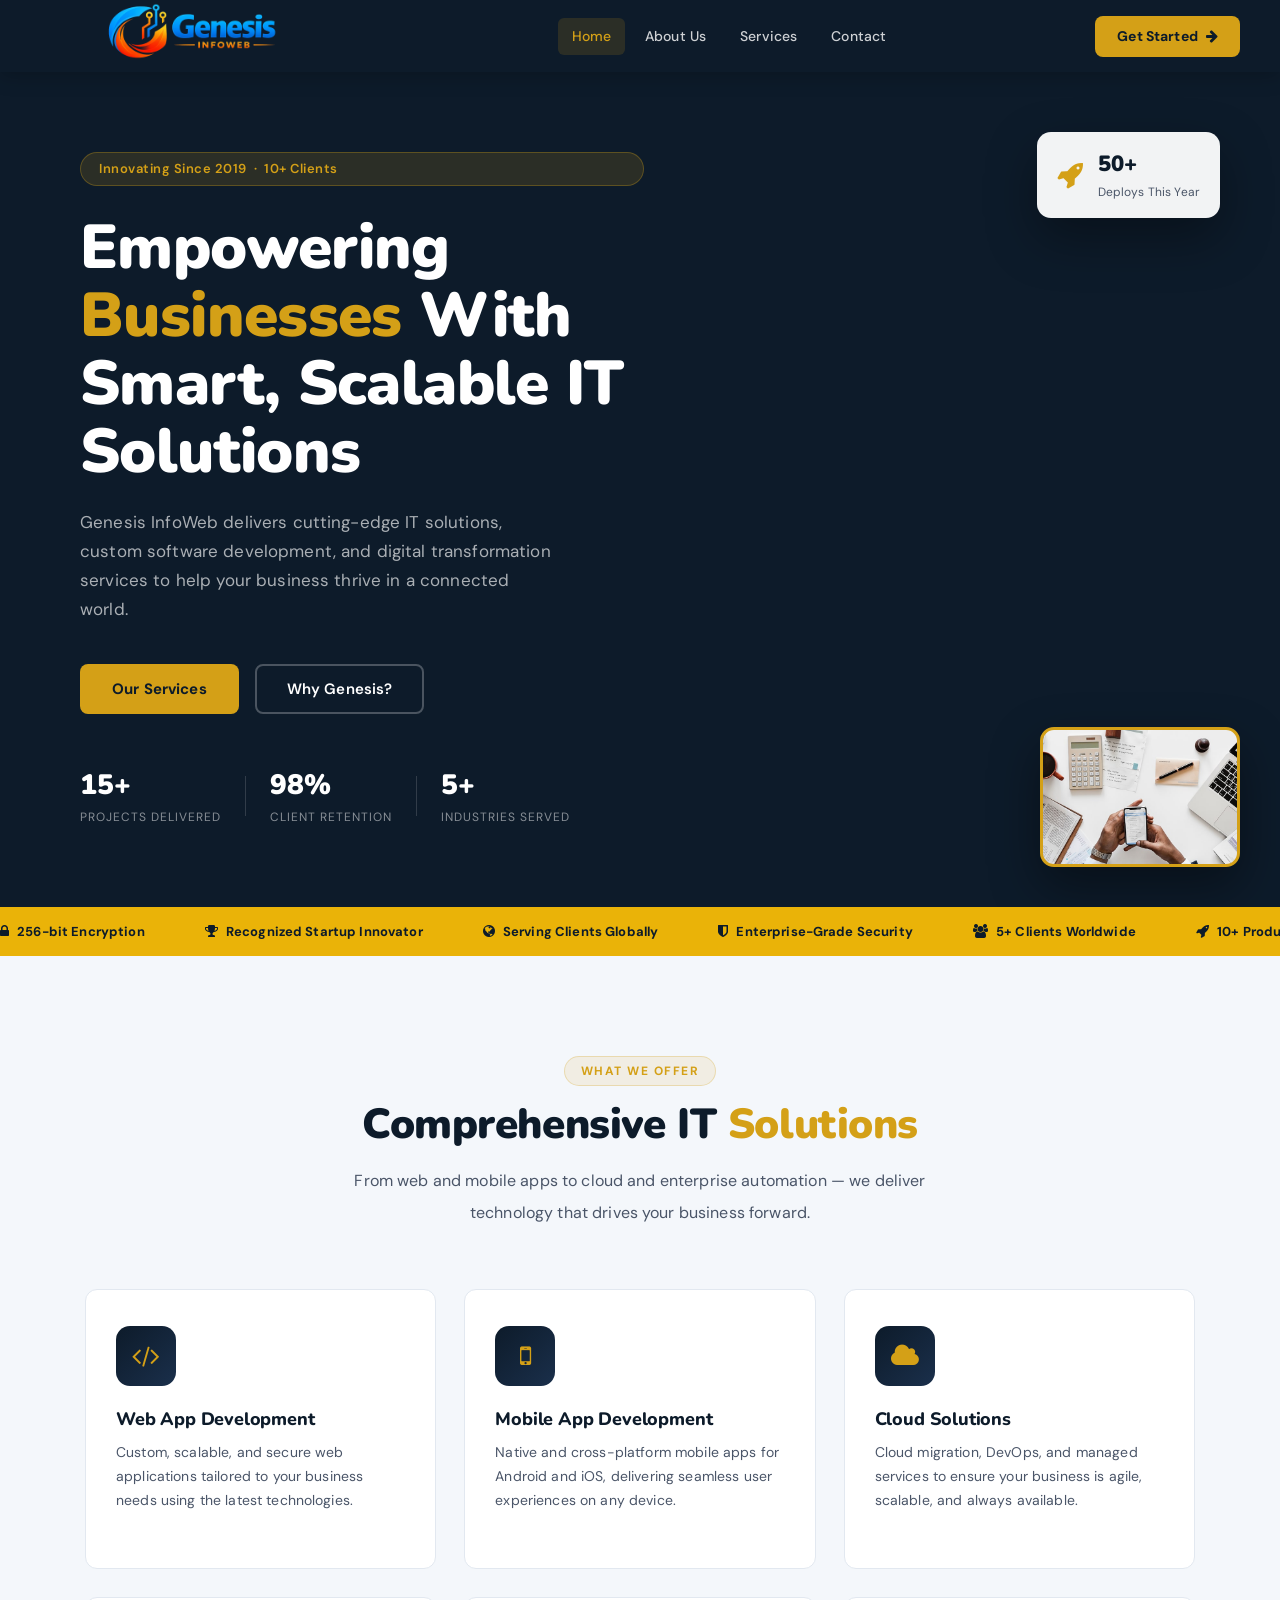
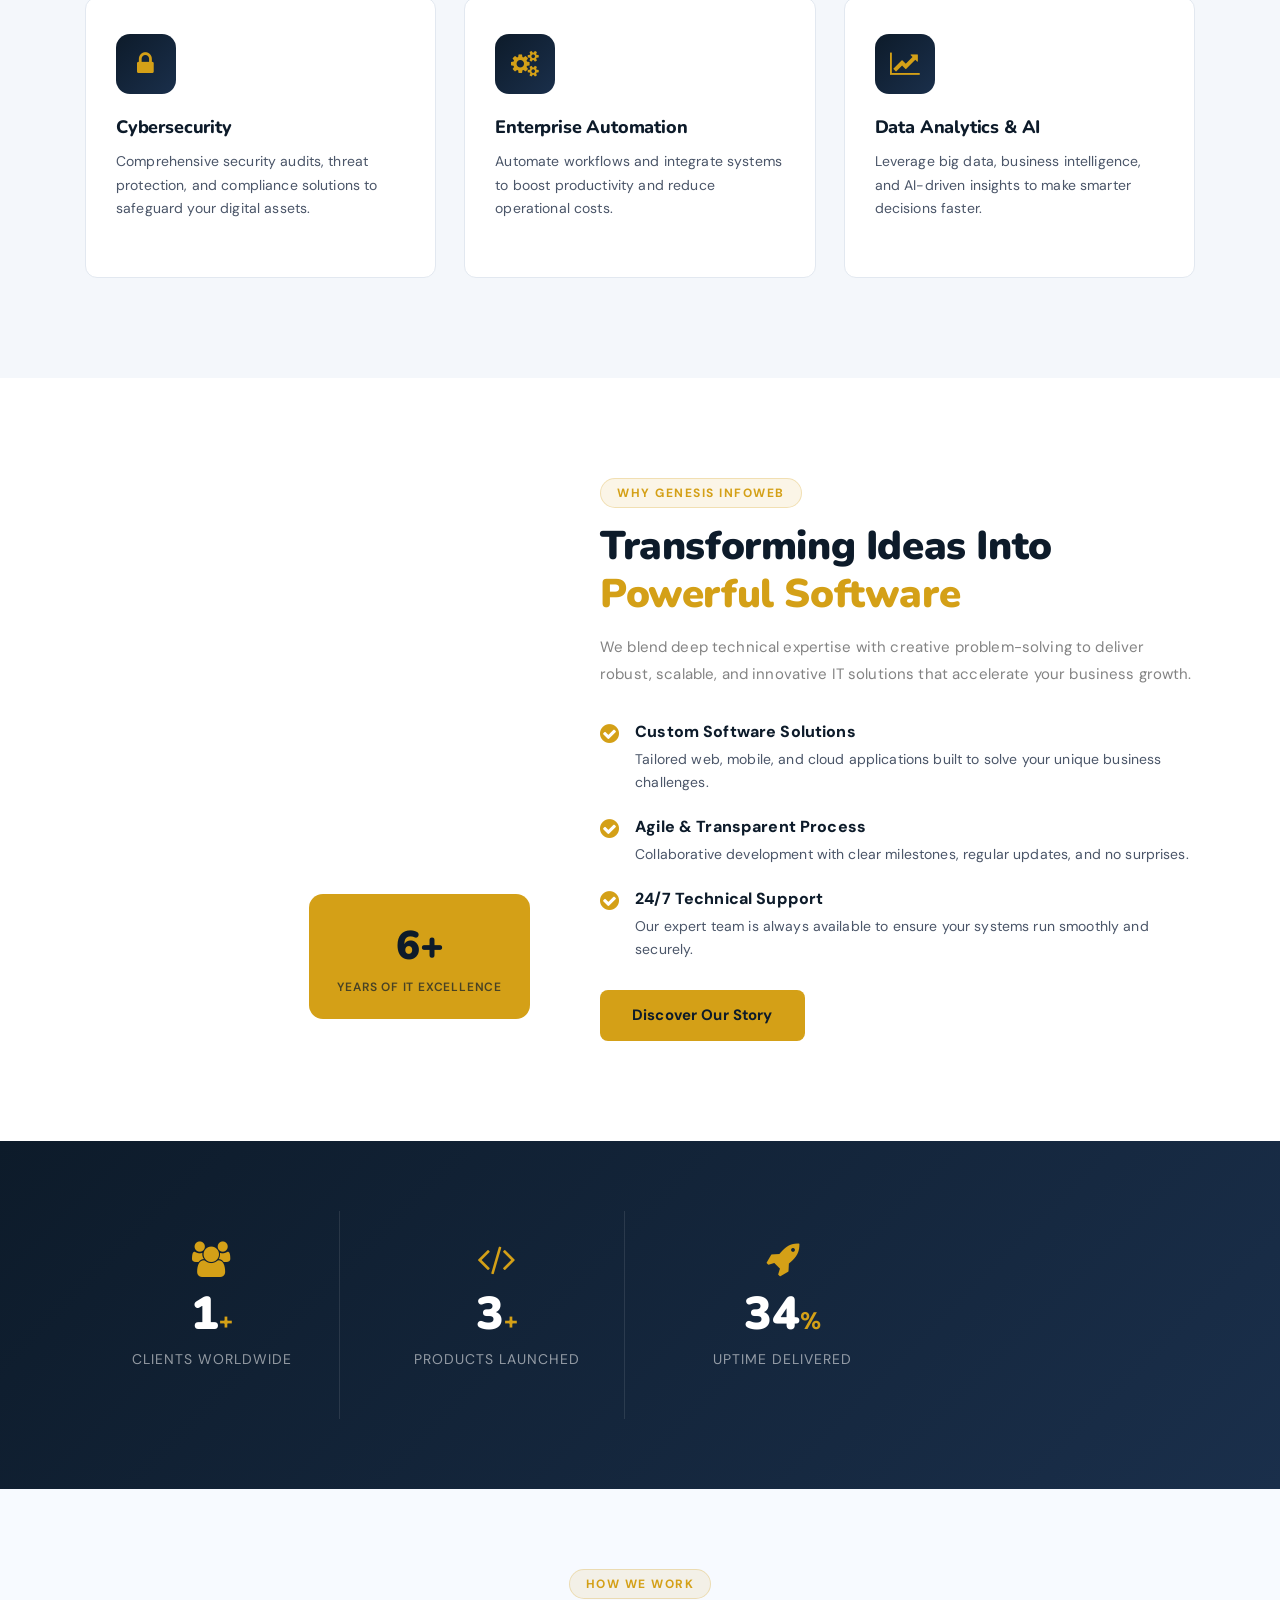
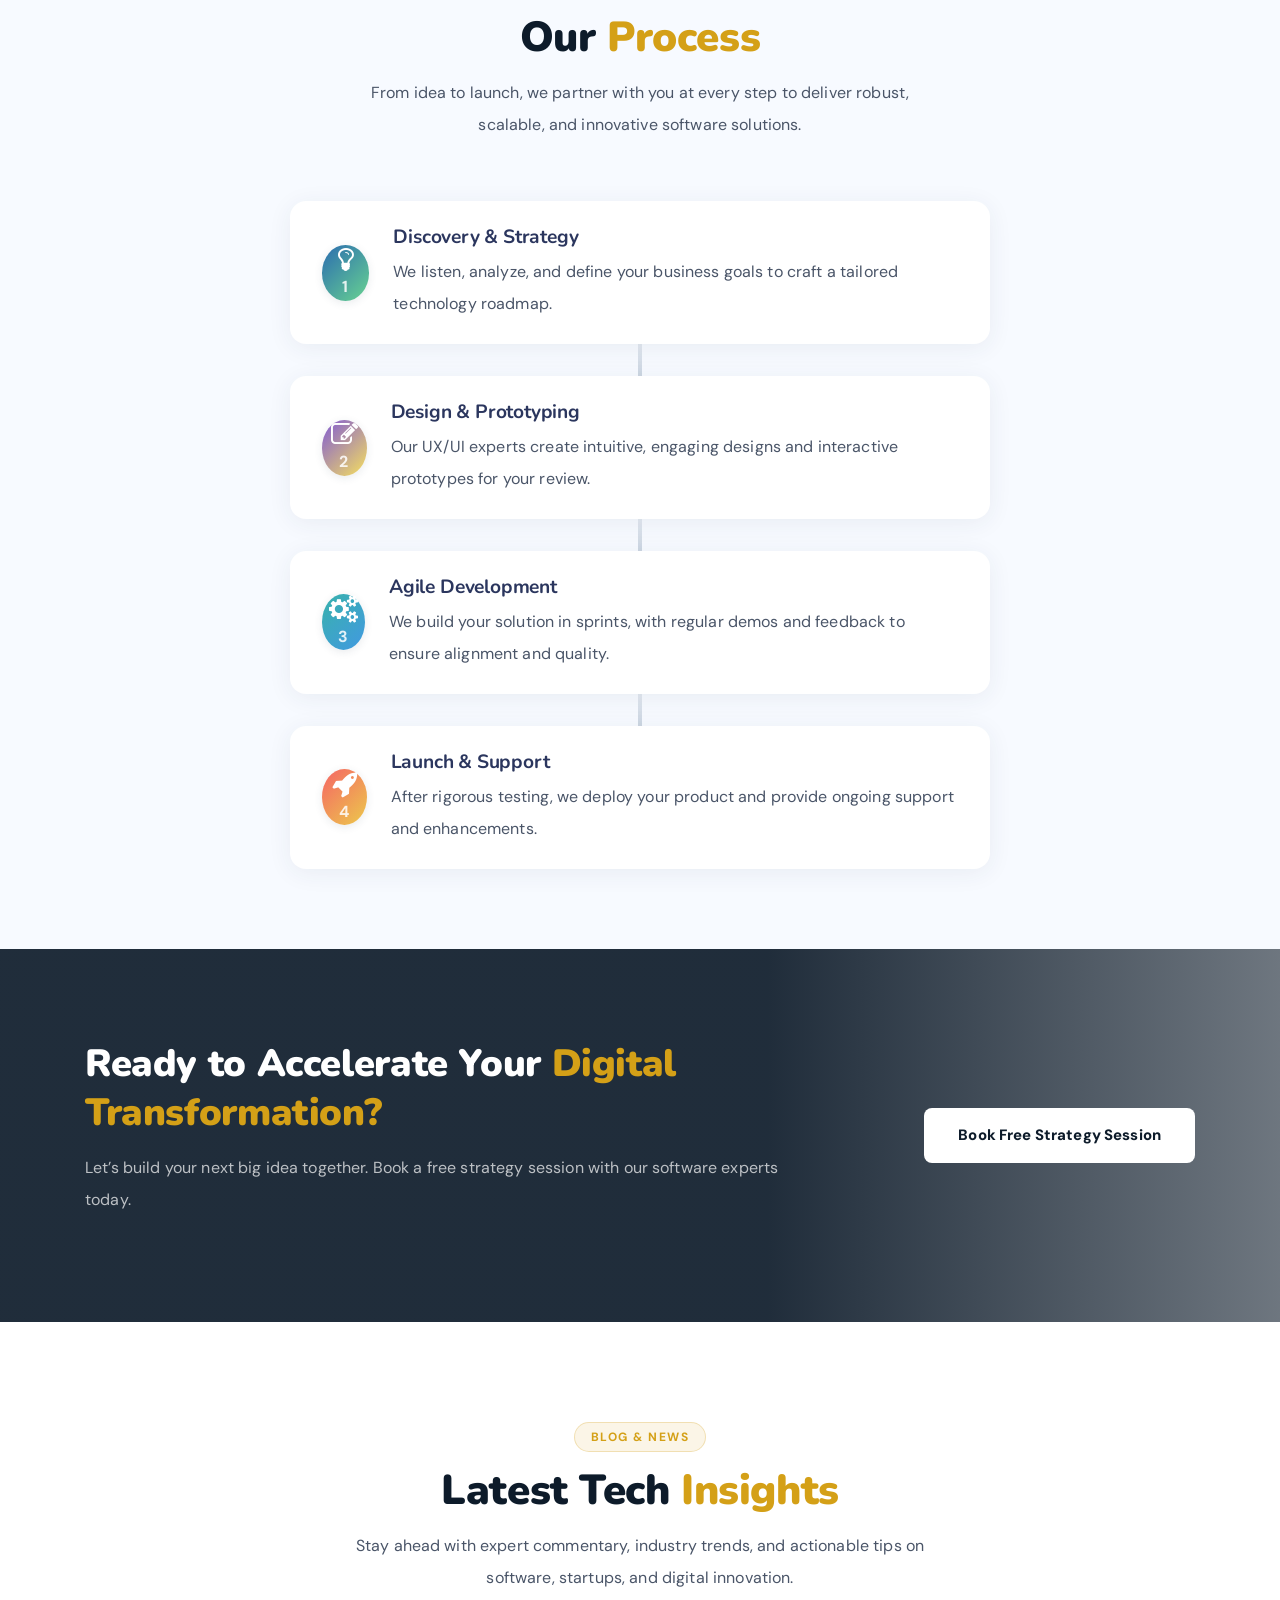
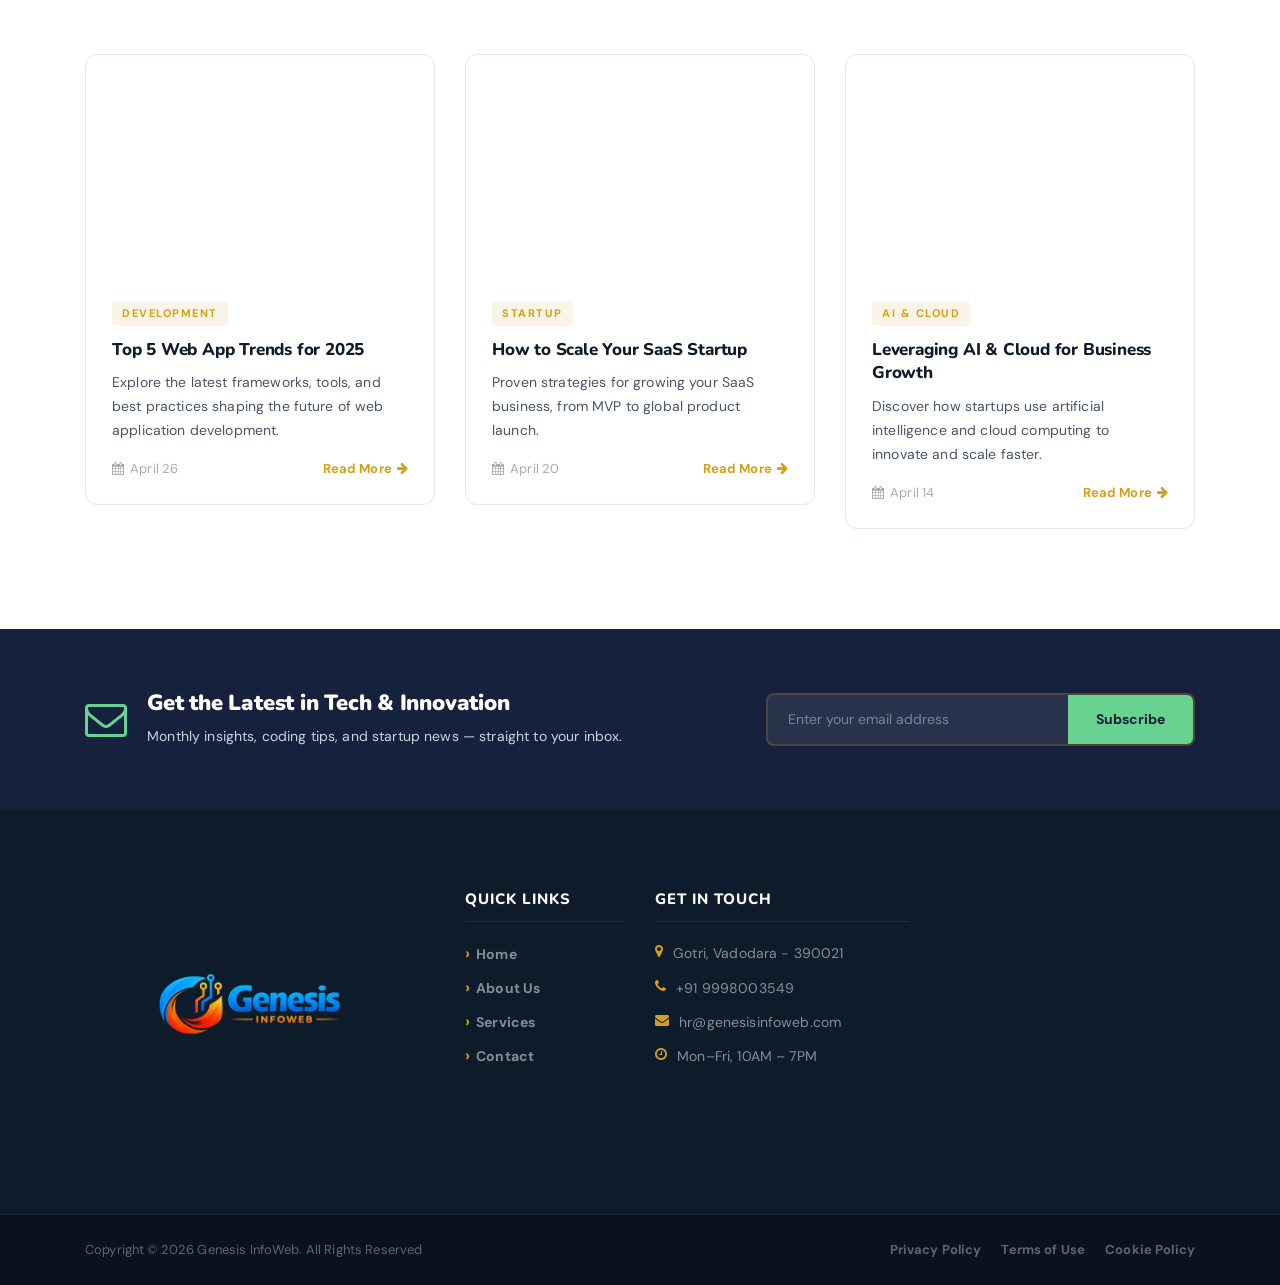
<file: index.html>
<!DOCTYPE html>
<html lang="en">

<head>
    <meta charset="UTF-8">
    <meta name="description" content="Genesis Infoweb delivers custom software, web and mobile app development, cloud solutions, and digital transformation services to help businesses innovate and scale.">
    <meta http-equiv="X-UA-Compatible" content="IE=edge">
    <meta name="viewport" content="width=device-width, initial-scale=1, shrink-to-fit=no">

    <title>Genesis Infoweb | Custom Software, Web & Mobile App Development</title>

    <link rel="icon" href="img/GenesisLogo1.png" type="image/png" sizes="32x32">
    <link rel="icon" href="img/GenesisLogo1.png" type="image/png" sizes="192x192">
    <link rel="stylesheet" href="style.css">
    <link rel="stylesheet" href="css/custom-override.css">
</head>

<body>
    <!-- Preloader -->
    <div class="preloader d-flex align-items-center justify-content-center">
        <div class="lds-ellipsis"><div></div><div></div><div></div><div></div></div>
    </div>

    <!-- ===== NAVBAR (single dark bar, logo left, nav center, CTA right) ===== -->
    <header class="ve-header" id="ve-sticky">
        <div class="container-fluid ve-nav-wrap">
            <!-- Logo -->
            <div class="ve-logo">
                <a href="index.html">
                   <img src="img/GenesisLogo.png" alt="Genesis InfoWeb Logo" style="height:215px; width:auto; display:block;">
                </a>
            </div>

            <!-- Nav Links -->
            <nav class="ve-nav">
                <ul>
                    <li><a href="index.html" class="active">Home</a></li>
                    <!-- <li class="has-drop">
                        <a href="about.html">About <i class="fa fa-angle-down"></i></a>
                        <ul class="ve-dropdown">
                            <li><a href="about.html">About Us</a></li>
                            <li><a href="services.html">Our Services</a></li>
                            <li><a href="elements.html">UI Elements</a></li>
                        </ul>
                    </li> -->
                     <li><a href="about.html">About Us</a></li>
                    <li><a href="services.html">Services</a></li>
                    <!-- <li class="has-drop">
                        <a href="#">Solutions <i class="fa fa-angle-down"></i></a>
                        <ul class="ve-dropdown">
                            <li><a href="#">Wealth Management</a></li>
                            <li><a href="#">Retirement Plans</a></li>
                            <li><a href="#">Tax Advisory</a></li>
                            <li><a href="#">Risk Analysis</a></li>
                        </ul>
                    </li> -->
                    <!-- <li><a href="post.html">Insights</a></li> -->
                    <li><a href="contact.html">Contact</a></li>
                </ul>
            </nav>

            <!-- CTA -->
            <div class="ve-nav-cta">
                <a href="contact.html" class="ve-cta-btn">Get Started <i class="fa fa-arrow-right"></i></a>
            </div>

            <!-- Mobile Toggle -->
            <button class="ve-toggler" id="ve-toggle">
                <span></span><span></span><span></span>
            </button>
        </div>

        <!-- Mobile Menu -->
        <div class="ve-mobile-menu" id="ve-mobile-menu">
            <ul>
                <li><a href="index.html">Home</a></li>
                <li><a href="about.html">About</a></li>
                <li><a href="services.html">Services</a></li>
                <li><a href="#">Solutions</a></li>
                <!-- <li><a href="post.html">Insights</a></li> -->
                <li><a href="contact.html">Contact</a></li>
            </ul>
        </div>
    </header>

    <!-- ===== HERO: Split layout — left text, right image panel ===== -->
    <section class="ve-hero">
        <!-- Left Panel -->
        <div class="ve-hero-left">
    <span class="ve-hero-badge">Innovating Since 2019 &nbsp;·&nbsp; 10+ Clients</span>
    <!-- <h1>Empowering Your <span class="ve-highlight">Business</span><br>With Smart Software</h1> -->
     <h1>Empowering <span class="ve-highlight">Businesses</span> With Smart, Scalable IT Solutions</h1>

    <p>Genesis InfoWeb delivers cutting-edge IT solutions, custom software development, and digital transformation services to help your business thrive in a connected world.</p>
    <div class="ve-hero-btns">
        <a href="services.html" class="ve-btn-primary">Our Services</a>
        <a href="about.html" class="ve-btn-ghost">Why Genesis?</a>
    </div>
    <!-- Quick Stats Row -->
    <div class="ve-hero-stats">
        <div class="ve-stat">
            <strong>15+</strong>
            <span>Projects Delivered</span>
        </div>
        <div class="ve-stat-divider"></div>
        <div class="ve-stat">
            <strong>98%</strong>
            <span>Client Retention</span>
        </div>
        <div class="ve-stat-divider"></div>
        <div class="ve-stat">
            <strong>5+</strong>
            <span>Industries Served</span>
        </div>
    </div>
</div>
        <!-- Right Panel: overlapping image cards -->
        <div class="ve-hero-right">
            <div class="ve-hero-img-main bg-img" style="background-image:url('https://images.unsplash.com/photo-1521737852567-6949f3f9f2b5?auto=format&fit=crop&w=800&q=80');"></div>
            <div class="ve-hero-img-accent bg-img" style="background-image:url(img/bg-img/3.jpg);"></div>
            <!-- Floating card -->
           <div class="ve-float-card">
                <i class="fa fa-rocket"></i>
                <div>
                    <strong>50+</strong>
                    <span>Deploys This Year</span>
                </div>
            </div>
        </div>
    </section>

    <!-- ===== MARQUEE TRUST BAR ===== -->
   <div class="ve-trust-bar" style="background: #eab308;">
    <div class="ve-trust-inner" style="color:#222;">
        <span><i class="fa fa-lock"></i> 256-bit Encryption</span>
        <span><i class="fa fa-trophy"></i> Recognized Startup Innovator</span>
        <span><i class="fa fa-globe"></i> Serving Clients Globally</span>
        <span><i class="fa fa-shield"></i> Enterprise-Grade Security</span>
        <span><i class="fa fa-users"></i> 5+ Clients Worldwide</span>
        <span><i class="fa fa-rocket"></i> 10+ Products Launched</span>
        <span><i class="fa fa-clock-o"></i> 99.99% Uptime Delivered</span>
    </div>
</div>

    <!-- ===== SERVICES GRID (new card layout) ===== -->
    <section class="ve-section ve-services-section">
    <div class="container">
        <div class="ve-section-header text-center">
            <span class="ve-section-tag">What We Offer</span>
            <h2>Comprehensive IT <span>Solutions</span></h2>
            <p>From web and mobile apps to cloud and enterprise automation — we deliver technology that drives your business forward.</p>
        </div>
        <div class="ve-services-grid">
            <div class="ve-service-card wow fadeInUp" data-wow-delay="100ms">
                <div class="ve-service-icon"><i class="fa fa-code"></i></div>
                <h4>Web App Development</h4>
                <p>Custom, scalable, and secure web applications tailored to your business needs using the latest technologies.</p>
            </div>
            <div class="ve-service-card wow fadeInUp" data-wow-delay="200ms">
                <div class="ve-service-icon"><i class="fa fa-mobile"></i></div>
                <h4>Mobile App Development</h4>
                <p>Native and cross-platform mobile apps for Android and iOS, delivering seamless user experiences on any device.</p>
            </div>
            <div class="ve-service-card wow fadeInUp" data-wow-delay="300ms">
                <div class="ve-service-icon"><i class="fa fa-cloud"></i></div>
                <h4>Cloud Solutions</h4>
                <p>Cloud migration, DevOps, and managed services to ensure your business is agile, scalable, and always available.</p>
            </div>
            <div class="ve-service-card wow fadeInUp" data-wow-delay="400ms">
                <div class="ve-service-icon"><i class="fa fa-lock"></i></div>
                <h4>Cybersecurity</h4>
                <p>Comprehensive security audits, threat protection, and compliance solutions to safeguard your digital assets.</p>
            </div>
            <div class="ve-service-card wow fadeInUp" data-wow-delay="500ms">
                <div class="ve-service-icon"><i class="fa fa-cogs"></i></div>
                <h4>Enterprise Automation</h4>
                <p>Automate workflows and integrate systems to boost productivity and reduce operational costs.</p>
            </div>
            <div class="ve-service-card wow fadeInUp" data-wow-delay="600ms">
                <div class="ve-service-icon"><i class="fa fa-line-chart"></i></div>
                <h4>Data Analytics &amp; AI</h4>
                <p>Leverage big data, business intelligence, and AI-driven insights to make smarter decisions faster.</p>
            </div>
        </div>
    </div>
</section>

    <!-- ===== WHY US (two-column: image left, content right) ===== -->
   <section class="ve-section ve-whyus-section">
    <div class="container">
        <div class="row align-items-center">
            <!-- Image Side -->
            <div class="col-12 col-lg-5">
                <div class="ve-whyus-img-wrap wow fadeInLeft" data-wow-delay="100ms">
                    <div class="ve-whyus-img-main bg-img" style="background-image:url('https://images.unsplash.com/photo-1519389950473-47ba0277781c?auto=format&fit=crop&w=800&q=80');"></div>
                    <div class="ve-whyus-badge">
                        <strong>6+</strong>
                        <span>Years of IT Excellence</span>
                    </div>
                </div>
            </div>
            <!-- Content Side -->
            <div class="col-12 col-lg-7 wow fadeInRight" data-wow-delay="200ms">
                <div class="ve-whyus-content">
                    <span class="ve-section-tag">Why Genesis InfoWeb</span>
                    <h2>Transforming Ideas Into <span>Powerful Software</span></h2>
                    <p>We blend deep technical expertise with creative problem-solving to deliver robust, scalable, and innovative IT solutions that accelerate your business growth.</p>
                    <div class="ve-checklist">
                        <div class="ve-check-item">
                            <i class="fa fa-check-circle"></i>
                            <div><strong>Custom Software Solutions</strong><p>Tailored web, mobile, and cloud applications built to solve your unique business challenges.</p></div>
                        </div>
                        <div class="ve-check-item">
                            <i class="fa fa-check-circle"></i>
                            <div><strong>Agile & Transparent Process</strong><p>Collaborative development with clear milestones, regular updates, and no surprises.</p></div>
                        </div>
                        <div class="ve-check-item">
                            <i class="fa fa-check-circle"></i>
                            <div><strong>24/7 Technical Support</strong><p>Our expert team is always available to ensure your systems run smoothly and securely.</p></div>
                        </div>
                    </div>
                    <a href="about.html" class="ve-btn-primary mt-30">Discover Our Story</a>
                </div>
            </div>
        </div>
    </div>
</section>

    <!-- ===== COUNTERS ===== -->
    <section class="ve-counter-section">
        <div class="container">
            <div class="ve-counter-grid">
                <div class="ve-counter-item wow fadeInUp" data-wow-delay="100ms">
                    <i class="fa fa-users"></i>
                    <strong class="counter" data-count="5">5</strong><span>+</span>
                    <p>Clients Worldwide</p>
                </div>
                <div class="ve-counter-item wow fadeInUp" data-wow-delay="200ms">
                    <i class="fa fa-code"></i>
                    <strong class="counter" data-count="10">10</strong><span>+</span>
                    <p>Products Launched</p>
                </div>
                <div class="ve-counter-item wow fadeInUp" data-wow-delay="300ms">
                    <i class="fa fa-rocket"></i>
                    <strong class="counter" data-count="99.99">99.99</strong><span>%</span>
                    <p>Uptime Delivered</p>
                </div>
            </div>
        </div>
    </section>

  <!-- ===== OUR PROCESS / HOW WE WORK (Enhanced Design) ===== -->
<section class="ve-section ve-process-section" style="background: #f7faff;">
    <div class="container">
        <div class="ve-section-header text-center">
            <span class="ve-section-tag">How We Work</span>
            <h2>Our <span>Process</span></h2>
            <p>From idea to launch, we partner with you at every step to deliver robust, scalable, and innovative software solutions.</p>
        </div>
        <div class="ve-process-steps-vertical">
            <div class="ve-process-step-adv">
                <div class="ve-step-circle" style="background: linear-gradient(135deg, #2b6cb0 0%, #68d391 100%);">
                    <i class="fa fa-lightbulb-o"></i>
                    <span>1</span>
                </div>
                <div class="ve-step-content">
                    <h4>Discovery &amp; Strategy</h4>
                    <p>We listen, analyze, and define your business goals to craft a tailored technology roadmap.</p>
                </div>
            </div>
            <div class="ve-step-connector"></div>
            <div class="ve-process-step-adv">
                <div class="ve-step-circle" style="background: linear-gradient(135deg, #805ad5 0%, #f6e05e 100%);">
                    <i class="fa fa-pencil-square-o"></i>
                    <span>2</span>
                </div>
                <div class="ve-step-content">
                    <h4>Design &amp; Prototyping</h4>
                    <p>Our UX/UI experts create intuitive, engaging designs and interactive prototypes for your review.</p>
                </div>
            </div>
            <div class="ve-step-connector"></div>
            <div class="ve-process-step-adv">
                <div class="ve-step-circle" style="background: linear-gradient(135deg, #38b2ac 0%, #4299e1 100%);">
                    <i class="fa fa-cogs"></i>
                    <span>3</span>
                </div>
                <div class="ve-step-content">
                    <h4>Agile Development</h4>
                    <p>We build your solution in sprints, with regular demos and feedback to ensure alignment and quality.</p>
                </div>
            </div>
            <div class="ve-step-connector"></div>
            <div class="ve-process-step-adv">
                <div class="ve-step-circle" style="background: linear-gradient(135deg, #f56565 0%, #ecc94b 100%);">
                    <i class="fa fa-rocket"></i>
                    <span>4</span>
                </div>
                <div class="ve-step-content">
                    <h4>Launch &amp; Support</h4>
                    <p>After rigorous testing, we deploy your product and provide ongoing support and enhancements.</p>
                </div>
            </div>
        </div>
    </div>
</section>

    <!-- ===== CTA BANNER (IT Startup Version) ===== -->
<section class="ve-cta-banner bg-img" style="background-image:url('https://images.unsplash.com/photo-1461749280684-dccba630e2f6?auto=format&fit=crop&w=1200&q=80');">
    <div class="ve-cta-overlay"></div>
    <div class="container ve-cta-content">
        <div class="row align-items-center">
            <div class="col-12 col-lg-8">
                <h2>Ready to Accelerate Your <span>Digital Transformation?</span></h2>
                <p>Let’s build your next big idea together. Book a free strategy session with our software experts today.</p>
            </div>
            <div class="col-12 col-lg-4 text-lg-right">
                <a href="contact.html" class="ve-btn-white">Book Free Strategy Session</a>
            </div>
        </div>
    </div>
</section>

   <!-- ===== LATEST INSIGHTS (IT Startup Version) ===== -->
<section class="ve-section ve-insights-section">
    <div class="container">
        <div class="ve-section-header text-center">
            <span class="ve-section-tag">Blog &amp; News</span>
            <h2>Latest Tech <span>Insights</span></h2>
            <p>Stay ahead with expert commentary, industry trends, and actionable tips on software, startups, and digital innovation.</p>
        </div>
        <div class="row">
            <div class="col-12 col-md-4 wow fadeInUp" data-wow-delay="100ms">
                <div class="ve-insight-card">
                    <div class="ve-insight-img bg-img" style="background-image:url('https://images.unsplash.com/photo-1461749280684-dccba630e2f6?auto=format&fit=crop&w=600&q=80');"></div>
                    <div class="ve-insight-body">
                        <span class="ve-insight-cat">Development</span>
                        <h5><a href="single-post.html">Top 5 Web App Trends for 2025</a></h5>
                        <p>Explore the latest frameworks, tools, and best practices shaping the future of web application development.</p>
                        <div class="ve-insight-meta">
                            <span><i class="fa fa-calendar"></i> April 26</span>
                            <a href="single-post.html">Read More <i class="fa fa-arrow-right"></i></a>
                        </div>
                    </div>
                </div>
            </div>
            <div class="col-12 col-md-4 wow fadeInUp" data-wow-delay="250ms">
                <div class="ve-insight-card">
                    <div class="ve-insight-img bg-img" style="background-image:url('https://images.unsplash.com/photo-1519389950473-47ba0277781c?auto=format&fit=crop&w=600&q=80');"></div>
                    <div class="ve-insight-body">
                        <span class="ve-insight-cat">Startup</span>
                        <h5><a href="single-post.html">How to Scale Your SaaS Startup</a></h5>
                        <p>Proven strategies for growing your SaaS business, from MVP to global product launch.</p>
                        <div class="ve-insight-meta">
                            <span><i class="fa fa-calendar"></i> April 20</span>
                            <a href="single-post.html">Read More <i class="fa fa-arrow-right"></i></a>
                        </div>
                    </div>
                </div>
            </div>
            <div class="col-12 col-md-4 wow fadeInUp" data-wow-delay="400ms">
                <div class="ve-insight-card">
                    <div class="ve-insight-img bg-img" style="background-image:url('https://images.unsplash.com/photo-1519125323398-675f0ddb6308?auto=format&fit=crop&w=600&q=80');"></div>
                    <div class="ve-insight-body">
                        <span class="ve-insight-cat">AI &amp; Cloud</span>
                        <h5><a href="single-post.html">Leveraging AI &amp; Cloud for Business Growth</a></h5>
                        <p>Discover how startups use artificial intelligence and cloud computing to innovate and scale faster.</p>
                        <div class="ve-insight-meta">
                            <span><i class="fa fa-calendar"></i> April 14</span>
                            <a href="single-post.html">Read More <i class="fa fa-arrow-right"></i></a>
                        </div>
                    </div>
                </div>
            </div>
        </div>
    </div>
</section>

    <!-- ===== NEWSLETTER (IT Startup Version) ===== -->
<section class="ve-newsletter-section" style="background:#16213e;">
    <div class="container">
        <div class="ve-newsletter-wrap">
            <div class="ve-nl-left">
                <i class="fa fa-envelope-o" style="color:#68d391;"></i>
                <div>
                    <h3 style="color:#fff;">Get the Latest in Tech &amp; Innovation</h3>
                    <p style="color:#cbd5e1;">Monthly insights, coding tips, and startup news — straight to your inbox.</p>
                </div>
            </div>
            <div class="ve-nl-right">
                <form class="ve-nl-form" action="#" method="post">
                    <input type="email" placeholder="Enter your email address" required>
                    <button type="submit" style="background:#68d391; color:#16213e;">Subscribe</button>
                </form>
            </div>
        </div>
    </div>
</section>

 <footer class="ve-footer">
    <div class="container">
        <div class="row">
            <!-- Col 1: Brand -->
            <div class="col-12 col-sm-6 col-lg-4 mb-50">
                <div class="ve-footer-brand">
                    <a href="index.html" class="ve-footer-logo">
                        <img src="img/GenesisLogo.png" alt="Genesis InfoWeb Logo" style="height:240px;width:auto;display:inline-block;vertical-align:middle;">
                    </a>
                </div>
            </div>
            <!-- Col 2: Quick Links (unchanged) -->
            <div class="col-12 col-sm-6 col-lg-2 mb-50">
                <h5 class="ve-footer-title">Quick Links</h5>
                <ul class="ve-footer-links">
                    <li><a href="index.html">Home</a></li>
                    <li><a href="about.html">About Us</a></li>
                    <li><a href="services.html">Services</a></li>
                    <!-- <li><a href="post.html">Insights</a></li> -->
                    <li><a href="contact.html">Contact</a></li>
                </ul>
            </div>
            
            <!-- Col 4: Contact (updated) -->
            <div class="col-12 col-sm-6 col-lg-3 mb-50">
                <h5 class="ve-footer-title">Get In Touch</h5>
                <ul class="ve-footer-contact">
                    <li><i class="fa fa-map-marker"></i> Gotri, Vadodara - 390021</li>
                    <li><i class="fa fa-phone"></i> +91 9998003549</li>
                    <li><i class="fa fa-envelope"></i> hr@genesisinfoweb.com</li>
                    <li><i class="fa fa-clock-o"></i> Mon–Fri, 10AM – 7PM</li>
                </ul>
            </div>
        </div>
    </div>
    <!-- Footer Bottom Bar (unchanged) -->
    <div class="ve-footer-bottom">
        <div class="container">
            <div class="ve-footer-bottom-inner">
                <p>Copyright &copy; <script>document.write(new Date().getFullYear());</script> Genesis InfoWeb. All Rights Reserved</p>
                <ul>
                    <li><a href="#">Privacy Policy</a></li>
                    <li><a href="#">Terms of Use</a></li>
                    <li><a href="#">Cookie Policy</a></li>
                </ul>
            </div>
        </div>
    </div>
</footer>

    <!-- Scripts -->
    <script src="js/jquery/jquery-2.2.4.min.js"></script>
    <script src="js/bootstrap/popper.min.js"></script>
    <script src="js/bootstrap/bootstrap.min.js"></script>
    <script src="js/plugins/plugins.js"></script>
    <script src="js/active.js"></script>
    <script src="js/vaultedge.js"></script> <!-- Consider renaming this file if rebranding fully -->
</body>
</html>
</file>
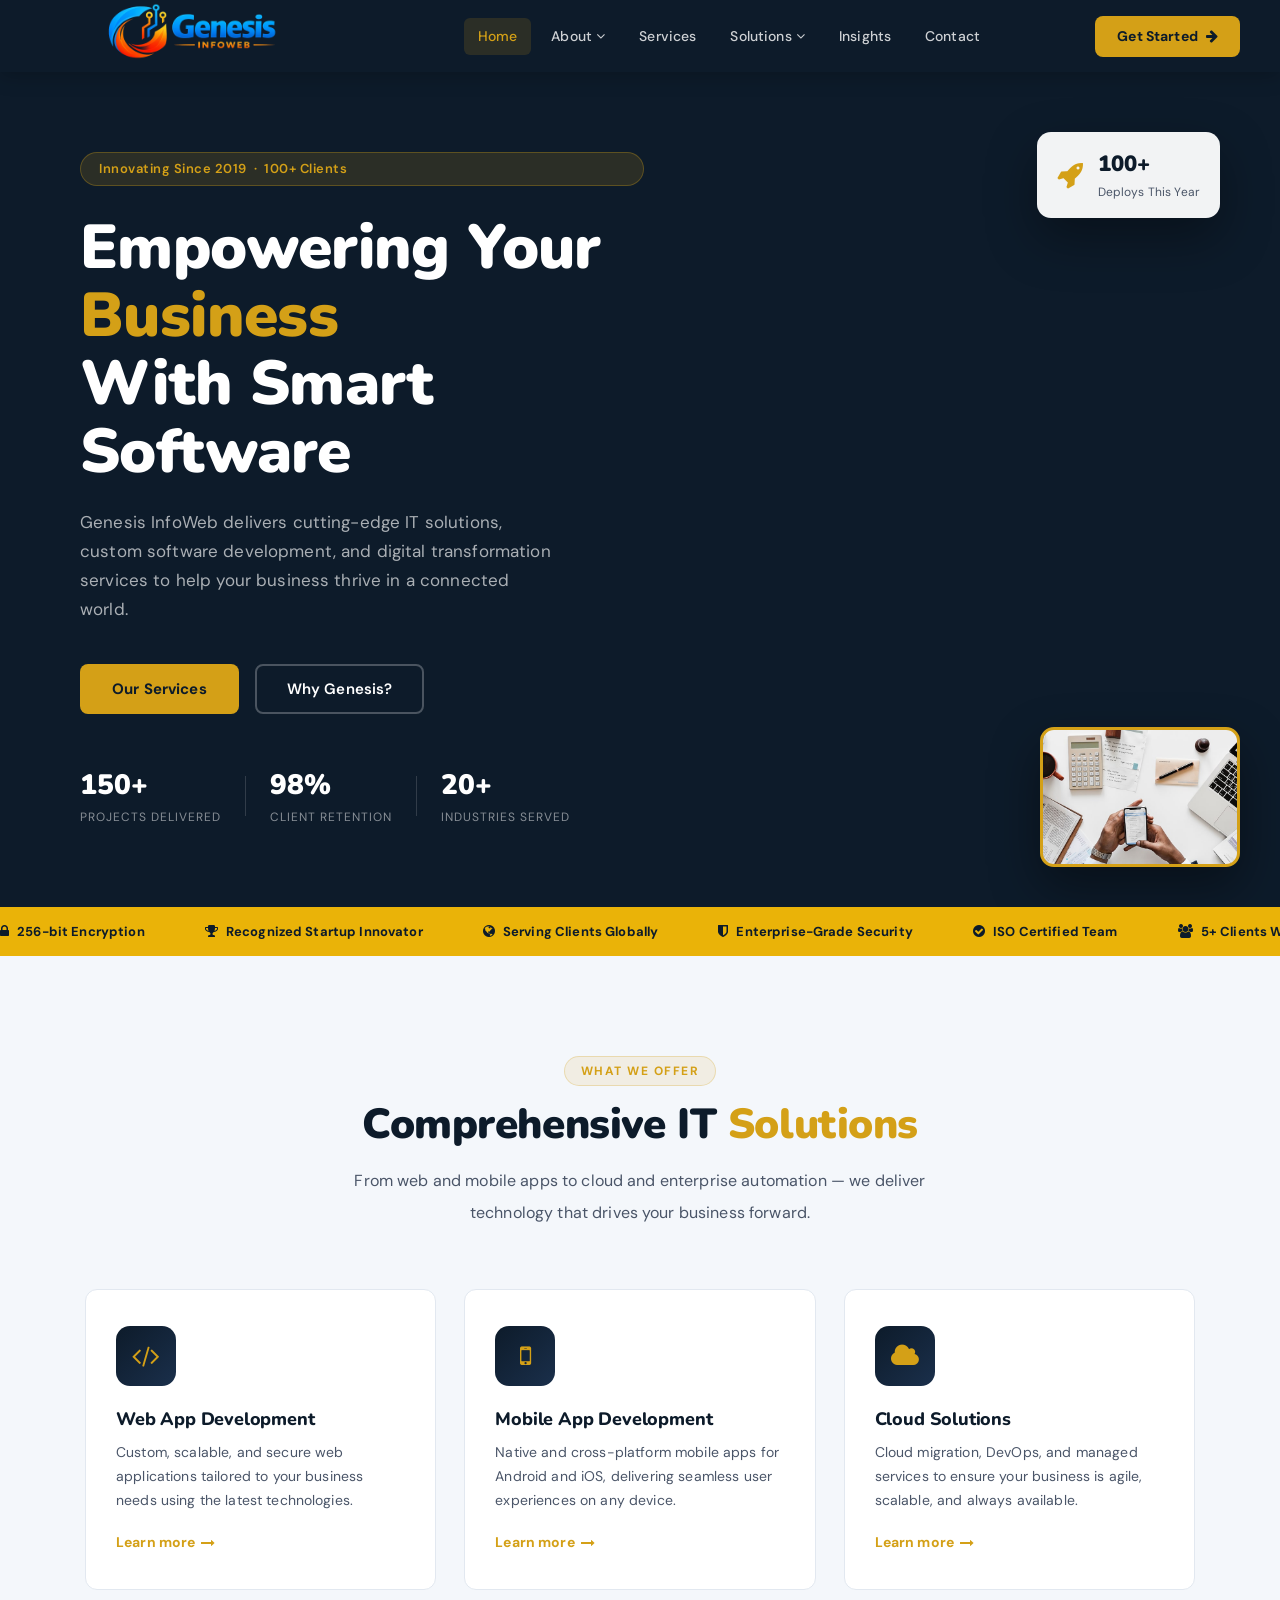
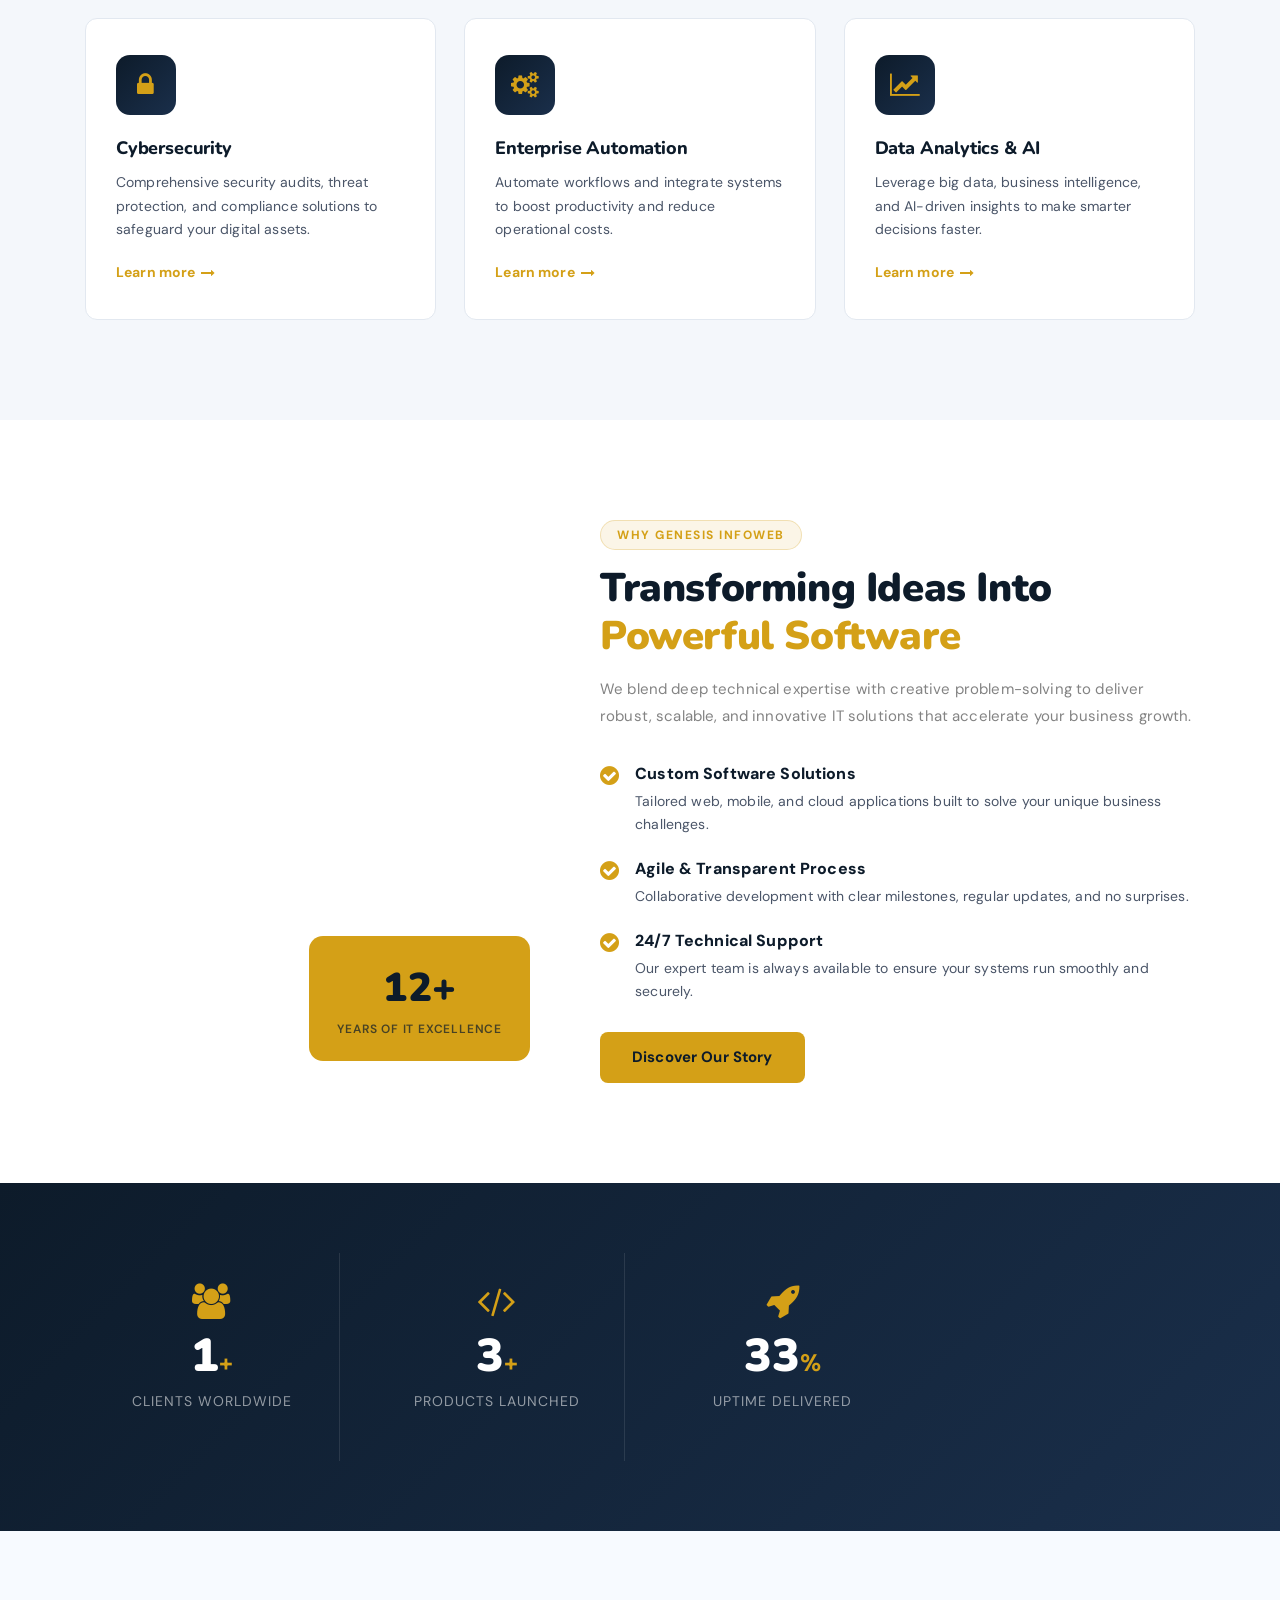
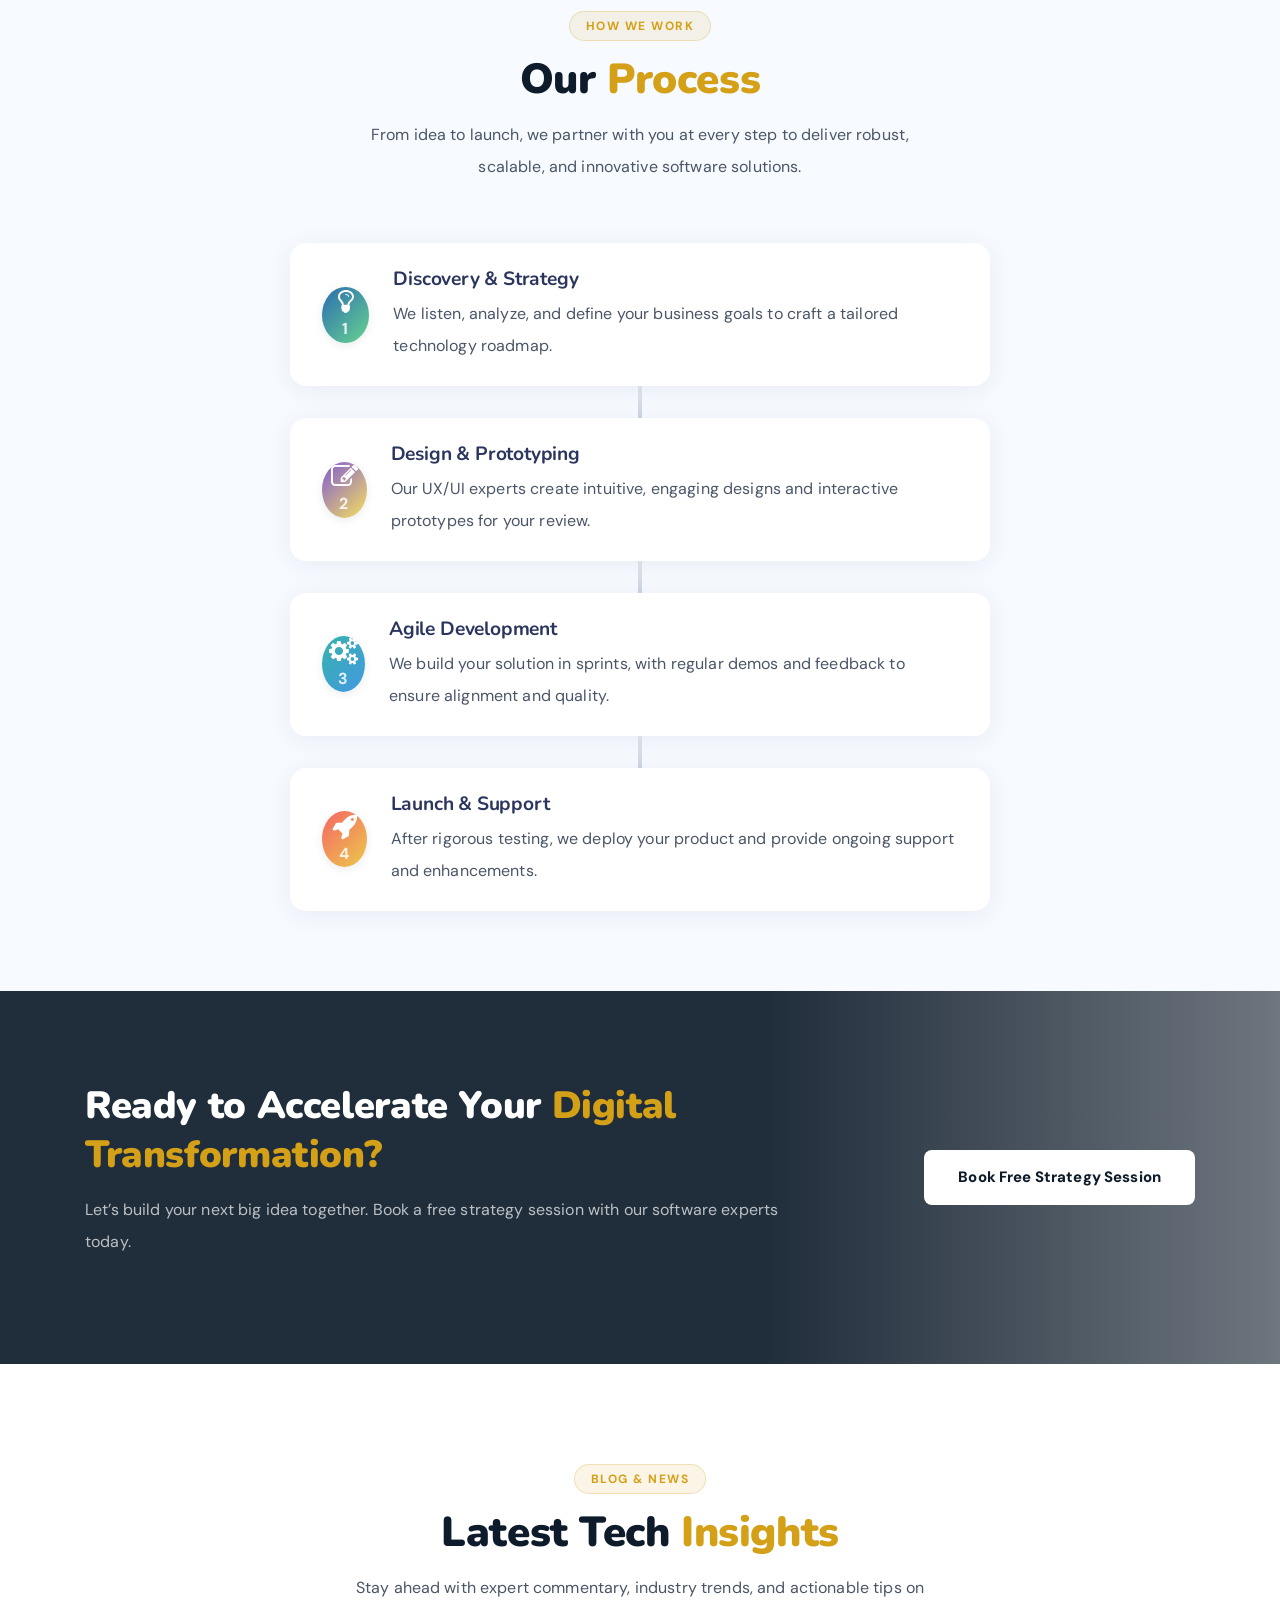
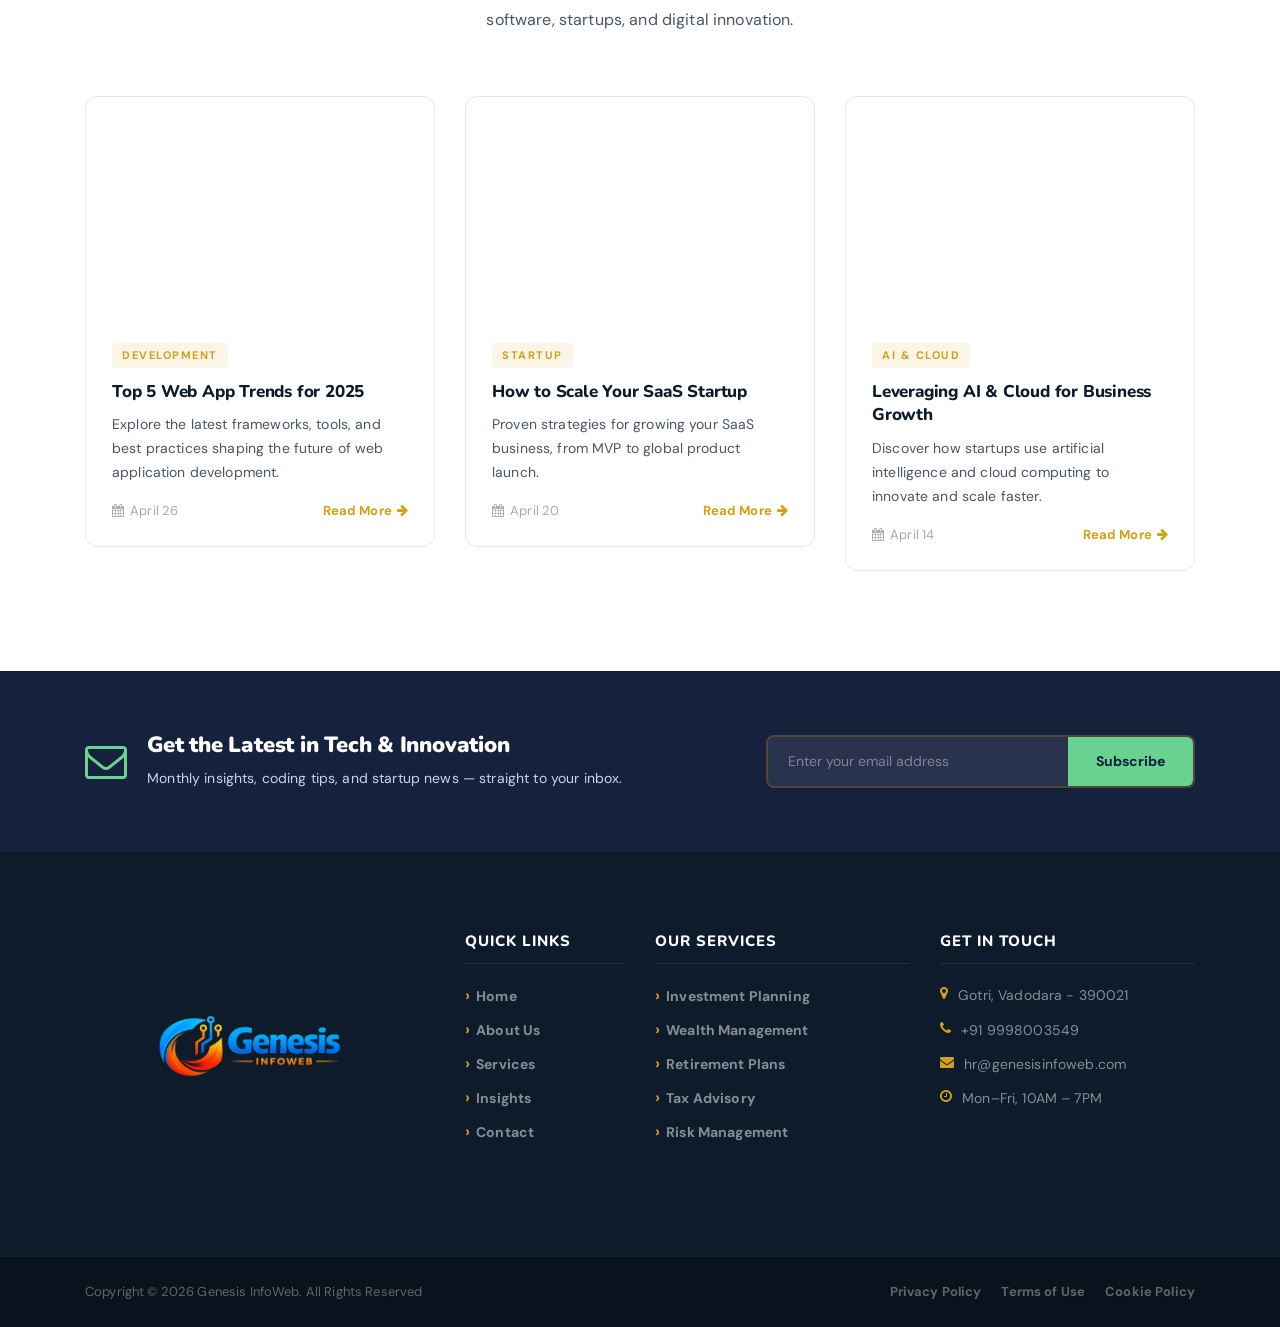
<file: Index.html>
<!DOCTYPE html>
<html lang="en">

<head>
    <meta charset="UTF-8">
    <meta name="description" content="VaultEdge - Premium financial planning and investment management HTML template">
    <meta http-equiv="X-UA-Compatible" content="IE=edge">
    <meta name="viewport" content="width=device-width, initial-scale=1, shrink-to-fit=no">

    <title>VaultEdge - Financial Planning &amp; Investment HTML Template</title>

    <link rel="icon" href="img/core-img/favicon.ico">
    <link rel="stylesheet" href="style.css">
    <link rel="stylesheet" href="css/custom-override.css">
</head>

<body>
    <!-- Preloader -->
    <div class="preloader d-flex align-items-center justify-content-center">
        <div class="lds-ellipsis"><div></div><div></div><div></div><div></div></div>
    </div>

    <!-- ===== NAVBAR (single dark bar, logo left, nav center, CTA right) ===== -->
    <header class="ve-header" id="ve-sticky">
        <div class="container-fluid ve-nav-wrap">
            <!-- Logo -->
            <div class="ve-logo">
                <a href="index.html">
                   <img src="img/GenesisLogo.png" alt="Genesis InfoWeb Logo" style="height:215px; width:auto; display:block;">
                </a>
            </div>

            <!-- Nav Links -->
            <nav class="ve-nav">
                <ul>
                    <li><a href="index.html" class="active">Home</a></li>
                    <li class="has-drop">
                        <a href="about.html">About <i class="fa fa-angle-down"></i></a>
                        <ul class="ve-dropdown">
                            <li><a href="about.html">About Us</a></li>
                            <li><a href="services.html">Our Services</a></li>
                            <li><a href="elements.html">UI Elements</a></li>
                        </ul>
                    </li>
                    <li><a href="services.html">Services</a></li>
                    <li class="has-drop">
                        <a href="#">Solutions <i class="fa fa-angle-down"></i></a>
                        <ul class="ve-dropdown">
                            <li><a href="#">Wealth Management</a></li>
                            <li><a href="#">Retirement Plans</a></li>
                            <li><a href="#">Tax Advisory</a></li>
                            <li><a href="#">Risk Analysis</a></li>
                        </ul>
                    </li>
                    <li><a href="post.html">Insights</a></li>
                    <li><a href="contact.html">Contact</a></li>
                </ul>
            </nav>

            <!-- CTA -->
            <div class="ve-nav-cta">
                <a href="contact.html" class="ve-cta-btn">Get Started <i class="fa fa-arrow-right"></i></a>
            </div>

            <!-- Mobile Toggle -->
            <button class="ve-toggler" id="ve-toggle">
                <span></span><span></span><span></span>
            </button>
        </div>

        <!-- Mobile Menu -->
        <div class="ve-mobile-menu" id="ve-mobile-menu">
            <ul>
                <li><a href="index.html">Home</a></li>
                <li><a href="about.html">About</a></li>
                <li><a href="services.html">Services</a></li>
                <li><a href="#">Solutions</a></li>
                <li><a href="post.html">Insights</a></li>
                <li><a href="contact.html">Contact</a></li>
            </ul>
        </div>
    </header>

    <!-- ===== HERO: Split layout — left text, right image panel ===== -->
    <section class="ve-hero">
        <!-- Left Panel -->
        <div class="ve-hero-left">
    <span class="ve-hero-badge">Innovating Since 2019 &nbsp;·&nbsp; 100+ Clients</span>
    <h1>Empowering Your <span class="ve-highlight">Business</span><br>With Smart Software</h1>
    <p>Genesis InfoWeb delivers cutting-edge IT solutions, custom software development, and digital transformation services to help your business thrive in a connected world.</p>
    <div class="ve-hero-btns">
        <a href="services.html" class="ve-btn-primary">Our Services</a>
        <a href="about.html" class="ve-btn-ghost">Why Genesis?</a>
    </div>
    <!-- Quick Stats Row -->
    <div class="ve-hero-stats">
        <div class="ve-stat">
            <strong>150+</strong>
            <span>Projects Delivered</span>
        </div>
        <div class="ve-stat-divider"></div>
        <div class="ve-stat">
            <strong>98%</strong>
            <span>Client Retention</span>
        </div>
        <div class="ve-stat-divider"></div>
        <div class="ve-stat">
            <strong>20+</strong>
            <span>Industries Served</span>
        </div>
    </div>
</div>
        <!-- Right Panel: overlapping image cards -->
        <div class="ve-hero-right">
            <div class="ve-hero-img-main bg-img" style="background-image:url('https://images.unsplash.com/photo-1521737852567-6949f3f9f2b5?auto=format&fit=crop&w=800&q=80');"></div>
            <div class="ve-hero-img-accent bg-img" style="background-image:url(img/bg-img/3.jpg);"></div>
            <!-- Floating card -->
           <div class="ve-float-card">
                <i class="fa fa-rocket"></i>
                <div>
                    <strong>100+</strong>
                    <span>Deploys This Year</span>
                </div>
            </div>
        </div>
    </section>

    <!-- ===== MARQUEE TRUST BAR ===== -->
   <div class="ve-trust-bar" style="background: #eab308;">
    <div class="ve-trust-inner" style="color:#222;">
        <span><i class="fa fa-lock"></i> 256-bit Encryption</span>
        <span><i class="fa fa-trophy"></i> Recognized Startup Innovator</span>
        <span><i class="fa fa-globe"></i> Serving Clients Globally</span>
        <span><i class="fa fa-shield"></i> Enterprise-Grade Security</span>
        <span><i class="fa fa-check-circle"></i> ISO Certified Team</span>
        <span><i class="fa fa-users"></i> 5+ Clients Worldwide</span>
        <span><i class="fa fa-rocket"></i> 10+ Products Launched</span>
        <span><i class="fa fa-clock-o"></i> 99.99% Uptime Delivered</span>
    </div>
</div>

    <!-- ===== SERVICES GRID (new card layout) ===== -->
    <section class="ve-section ve-services-section">
    <div class="container">
        <div class="ve-section-header text-center">
            <span class="ve-section-tag">What We Offer</span>
            <h2>Comprehensive IT <span>Solutions</span></h2>
            <p>From web and mobile apps to cloud and enterprise automation — we deliver technology that drives your business forward.</p>
        </div>
        <div class="ve-services-grid">
            <div class="ve-service-card wow fadeInUp" data-wow-delay="100ms">
                <div class="ve-service-icon"><i class="fa fa-code"></i></div>
                <h4>Web App Development</h4>
                <p>Custom, scalable, and secure web applications tailored to your business needs using the latest technologies.</p>
                <a href="services.html" class="ve-card-link">Learn more <i class="fa fa-long-arrow-right"></i></a>
            </div>
            <div class="ve-service-card wow fadeInUp" data-wow-delay="200ms">
                <div class="ve-service-icon"><i class="fa fa-mobile"></i></div>
                <h4>Mobile App Development</h4>
                <p>Native and cross-platform mobile apps for Android and iOS, delivering seamless user experiences on any device.</p>
                <a href="services.html" class="ve-card-link">Learn more <i class="fa fa-long-arrow-right"></i></a>
            </div>
            <div class="ve-service-card wow fadeInUp" data-wow-delay="300ms">
                <div class="ve-service-icon"><i class="fa fa-cloud"></i></div>
                <h4>Cloud Solutions</h4>
                <p>Cloud migration, DevOps, and managed services to ensure your business is agile, scalable, and always available.</p>
                <a href="services.html" class="ve-card-link">Learn more <i class="fa fa-long-arrow-right"></i></a>
            </div>
            <div class="ve-service-card wow fadeInUp" data-wow-delay="400ms">
                <div class="ve-service-icon"><i class="fa fa-lock"></i></div>
                <h4>Cybersecurity</h4>
                <p>Comprehensive security audits, threat protection, and compliance solutions to safeguard your digital assets.</p>
                <a href="services.html" class="ve-card-link">Learn more <i class="fa fa-long-arrow-right"></i></a>
            </div>
            <div class="ve-service-card wow fadeInUp" data-wow-delay="500ms">
                <div class="ve-service-icon"><i class="fa fa-cogs"></i></div>
                <h4>Enterprise Automation</h4>
                <p>Automate workflows and integrate systems to boost productivity and reduce operational costs.</p>
                <a href="services.html" class="ve-card-link">Learn more <i class="fa fa-long-arrow-right"></i></a>
            </div>
            <div class="ve-service-card wow fadeInUp" data-wow-delay="600ms">
                <div class="ve-service-icon"><i class="fa fa-line-chart"></i></div>
                <h4>Data Analytics &amp; AI</h4>
                <p>Leverage big data, business intelligence, and AI-driven insights to make smarter decisions faster.</p>
                <a href="services.html" class="ve-card-link">Learn more <i class="fa fa-long-arrow-right"></i></a>
            </div>
        </div>
    </div>
</section>

    <!-- ===== WHY US (two-column: image left, content right) ===== -->
   <section class="ve-section ve-whyus-section">
    <div class="container">
        <div class="row align-items-center">
            <!-- Image Side -->
            <div class="col-12 col-lg-5">
                <div class="ve-whyus-img-wrap wow fadeInLeft" data-wow-delay="100ms">
                    <div class="ve-whyus-img-main bg-img" style="background-image:url('https://images.unsplash.com/photo-1519389950473-47ba0277781c?auto=format&fit=crop&w=800&q=80');"></div>
                    <div class="ve-whyus-badge">
                        <strong>12+</strong>
                        <span>Years of IT Excellence</span>
                    </div>
                </div>
            </div>
            <!-- Content Side -->
            <div class="col-12 col-lg-7 wow fadeInRight" data-wow-delay="200ms">
                <div class="ve-whyus-content">
                    <span class="ve-section-tag">Why Genesis InfoWeb</span>
                    <h2>Transforming Ideas Into <span>Powerful Software</span></h2>
                    <p>We blend deep technical expertise with creative problem-solving to deliver robust, scalable, and innovative IT solutions that accelerate your business growth.</p>
                    <div class="ve-checklist">
                        <div class="ve-check-item">
                            <i class="fa fa-check-circle"></i>
                            <div><strong>Custom Software Solutions</strong><p>Tailored web, mobile, and cloud applications built to solve your unique business challenges.</p></div>
                        </div>
                        <div class="ve-check-item">
                            <i class="fa fa-check-circle"></i>
                            <div><strong>Agile & Transparent Process</strong><p>Collaborative development with clear milestones, regular updates, and no surprises.</p></div>
                        </div>
                        <div class="ve-check-item">
                            <i class="fa fa-check-circle"></i>
                            <div><strong>24/7 Technical Support</strong><p>Our expert team is always available to ensure your systems run smoothly and securely.</p></div>
                        </div>
                    </div>
                    <a href="about.html" class="ve-btn-primary mt-30">Discover Our Story</a>
                </div>
            </div>
        </div>
    </div>
</section>

    <!-- ===== COUNTERS ===== -->
    <section class="ve-counter-section">
        <div class="container">
            <div class="ve-counter-grid">
                <div class="ve-counter-item wow fadeInUp" data-wow-delay="100ms">
                    <i class="fa fa-users"></i>
                    <strong class="counter" data-count="5">5</strong><span>+</span>
                    <p>Clients Worldwide</p>
                </div>
                <div class="ve-counter-item wow fadeInUp" data-wow-delay="200ms">
                    <i class="fa fa-code"></i>
                    <strong class="counter" data-count="10">10</strong><span>+</span>
                    <p>Products Launched</p>
                </div>
                <div class="ve-counter-item wow fadeInUp" data-wow-delay="300ms">
                    <i class="fa fa-rocket"></i>
                    <strong class="counter" data-count="99.99">99.99</strong><span>%</span>
                    <p>Uptime Delivered</p>
                </div>
            </div>
        </div>
    </section>

  <!-- ===== OUR PROCESS / HOW WE WORK (Enhanced Design) ===== -->
<section class="ve-section ve-process-section" style="background: #f7faff;">
    <div class="container">
        <div class="ve-section-header text-center">
            <span class="ve-section-tag">How We Work</span>
            <h2>Our <span>Process</span></h2>
            <p>From idea to launch, we partner with you at every step to deliver robust, scalable, and innovative software solutions.</p>
        </div>
        <div class="ve-process-steps-vertical">
            <div class="ve-process-step-adv">
                <div class="ve-step-circle" style="background: linear-gradient(135deg, #2b6cb0 0%, #68d391 100%);">
                    <i class="fa fa-lightbulb-o"></i>
                    <span>1</span>
                </div>
                <div class="ve-step-content">
                    <h4>Discovery &amp; Strategy</h4>
                    <p>We listen, analyze, and define your business goals to craft a tailored technology roadmap.</p>
                </div>
            </div>
            <div class="ve-step-connector"></div>
            <div class="ve-process-step-adv">
                <div class="ve-step-circle" style="background: linear-gradient(135deg, #805ad5 0%, #f6e05e 100%);">
                    <i class="fa fa-pencil-square-o"></i>
                    <span>2</span>
                </div>
                <div class="ve-step-content">
                    <h4>Design &amp; Prototyping</h4>
                    <p>Our UX/UI experts create intuitive, engaging designs and interactive prototypes for your review.</p>
                </div>
            </div>
            <div class="ve-step-connector"></div>
            <div class="ve-process-step-adv">
                <div class="ve-step-circle" style="background: linear-gradient(135deg, #38b2ac 0%, #4299e1 100%);">
                    <i class="fa fa-cogs"></i>
                    <span>3</span>
                </div>
                <div class="ve-step-content">
                    <h4>Agile Development</h4>
                    <p>We build your solution in sprints, with regular demos and feedback to ensure alignment and quality.</p>
                </div>
            </div>
            <div class="ve-step-connector"></div>
            <div class="ve-process-step-adv">
                <div class="ve-step-circle" style="background: linear-gradient(135deg, #f56565 0%, #ecc94b 100%);">
                    <i class="fa fa-rocket"></i>
                    <span>4</span>
                </div>
                <div class="ve-step-content">
                    <h4>Launch &amp; Support</h4>
                    <p>After rigorous testing, we deploy your product and provide ongoing support and enhancements.</p>
                </div>
            </div>
        </div>
    </div>
</section>

    <!-- ===== CTA BANNER (IT Startup Version) ===== -->
<section class="ve-cta-banner bg-img" style="background-image:url('https://images.unsplash.com/photo-1461749280684-dccba630e2f6?auto=format&fit=crop&w=1200&q=80');">
    <div class="ve-cta-overlay"></div>
    <div class="container ve-cta-content">
        <div class="row align-items-center">
            <div class="col-12 col-lg-8">
                <h2>Ready to Accelerate Your <span>Digital Transformation?</span></h2>
                <p>Let’s build your next big idea together. Book a free strategy session with our software experts today.</p>
            </div>
            <div class="col-12 col-lg-4 text-lg-right">
                <a href="contact.html" class="ve-btn-white">Book Free Strategy Session</a>
            </div>
        </div>
    </div>
</section>

   <!-- ===== LATEST INSIGHTS (IT Startup Version) ===== -->
<section class="ve-section ve-insights-section">
    <div class="container">
        <div class="ve-section-header text-center">
            <span class="ve-section-tag">Blog &amp; News</span>
            <h2>Latest Tech <span>Insights</span></h2>
            <p>Stay ahead with expert commentary, industry trends, and actionable tips on software, startups, and digital innovation.</p>
        </div>
        <div class="row">
            <div class="col-12 col-md-4 wow fadeInUp" data-wow-delay="100ms">
                <div class="ve-insight-card">
                    <div class="ve-insight-img bg-img" style="background-image:url('https://images.unsplash.com/photo-1461749280684-dccba630e2f6?auto=format&fit=crop&w=600&q=80');"></div>
                    <div class="ve-insight-body">
                        <span class="ve-insight-cat">Development</span>
                        <h5><a href="single-post.html">Top 5 Web App Trends for 2025</a></h5>
                        <p>Explore the latest frameworks, tools, and best practices shaping the future of web application development.</p>
                        <div class="ve-insight-meta">
                            <span><i class="fa fa-calendar"></i> April 26</span>
                            <a href="single-post.html">Read More <i class="fa fa-arrow-right"></i></a>
                        </div>
                    </div>
                </div>
            </div>
            <div class="col-12 col-md-4 wow fadeInUp" data-wow-delay="250ms">
                <div class="ve-insight-card">
                    <div class="ve-insight-img bg-img" style="background-image:url('https://images.unsplash.com/photo-1519389950473-47ba0277781c?auto=format&fit=crop&w=600&q=80');"></div>
                    <div class="ve-insight-body">
                        <span class="ve-insight-cat">Startup</span>
                        <h5><a href="single-post.html">How to Scale Your SaaS Startup</a></h5>
                        <p>Proven strategies for growing your SaaS business, from MVP to global product launch.</p>
                        <div class="ve-insight-meta">
                            <span><i class="fa fa-calendar"></i> April 20</span>
                            <a href="single-post.html">Read More <i class="fa fa-arrow-right"></i></a>
                        </div>
                    </div>
                </div>
            </div>
            <div class="col-12 col-md-4 wow fadeInUp" data-wow-delay="400ms">
                <div class="ve-insight-card">
                    <div class="ve-insight-img bg-img" style="background-image:url('https://images.unsplash.com/photo-1519125323398-675f0ddb6308?auto=format&fit=crop&w=600&q=80');"></div>
                    <div class="ve-insight-body">
                        <span class="ve-insight-cat">AI &amp; Cloud</span>
                        <h5><a href="single-post.html">Leveraging AI &amp; Cloud for Business Growth</a></h5>
                        <p>Discover how startups use artificial intelligence and cloud computing to innovate and scale faster.</p>
                        <div class="ve-insight-meta">
                            <span><i class="fa fa-calendar"></i> April 14</span>
                            <a href="single-post.html">Read More <i class="fa fa-arrow-right"></i></a>
                        </div>
                    </div>
                </div>
            </div>
        </div>
    </div>
</section>

    <!-- ===== NEWSLETTER (IT Startup Version) ===== -->
<section class="ve-newsletter-section" style="background:#16213e;">
    <div class="container">
        <div class="ve-newsletter-wrap">
            <div class="ve-nl-left">
                <i class="fa fa-envelope-o" style="color:#68d391;"></i>
                <div>
                    <h3 style="color:#fff;">Get the Latest in Tech &amp; Innovation</h3>
                    <p style="color:#cbd5e1;">Monthly insights, coding tips, and startup news — straight to your inbox.</p>
                </div>
            </div>
            <div class="ve-nl-right">
                <form class="ve-nl-form" action="#" method="post">
                    <input type="email" placeholder="Enter your email address" required>
                    <button type="submit" style="background:#68d391; color:#16213e;">Subscribe</button>
                </form>
            </div>
        </div>
    </div>
</section>

 <footer class="ve-footer">
    <div class="container">
        <div class="row">
            <!-- Col 1: Brand -->
            <div class="col-12 col-sm-6 col-lg-4 mb-50">
                <div class="ve-footer-brand">
                    <a href="index.html" class="ve-footer-logo">
                        <img src="img/GenesisLogo.png" alt="Genesis InfoWeb Logo" style="height:240px;width:auto;display:inline-block;vertical-align:middle;">
                    </a>
                </div>
            </div>
            <!-- Col 2: Quick Links (unchanged) -->
            <div class="col-12 col-sm-6 col-lg-2 mb-50">
                <h5 class="ve-footer-title">Quick Links</h5>
                <ul class="ve-footer-links">
                    <li><a href="index.html">Home</a></li>
                    <li><a href="about.html">About Us</a></li>
                    <li><a href="services.html">Services</a></li>
                    <li><a href="post.html">Insights</a></li>
                    <li><a href="contact.html">Contact</a></li>
                </ul>
            </div>
            <!-- Col 3: Our Services (unchanged) -->
            <div class="col-12 col-sm-6 col-lg-3 mb-50">
                <h5 class="ve-footer-title">Our Services</h5>
                <ul class="ve-footer-links">
                    <li><a href="#">Investment Planning</a></li>
                    <li><a href="#">Wealth Management</a></li>
                    <li><a href="#">Retirement Plans</a></li>
                    <li><a href="#">Tax Advisory</a></li>
                    <li><a href="#">Risk Management</a></li>
                </ul>
            </div>
            <!-- Col 4: Contact (updated) -->
            <div class="col-12 col-sm-6 col-lg-3 mb-50">
                <h5 class="ve-footer-title">Get In Touch</h5>
                <ul class="ve-footer-contact">
                    <li><i class="fa fa-map-marker"></i> Gotri, Vadodara - 390021</li>
                    <li><i class="fa fa-phone"></i> +91 9998003549</li>
                    <li><i class="fa fa-envelope"></i> hr@genesisinfoweb.com</li>
                    <li><i class="fa fa-clock-o"></i> Mon–Fri, 10AM – 7PM</li>
                </ul>
            </div>
        </div>
    </div>
    <!-- Footer Bottom Bar (unchanged) -->
    <div class="ve-footer-bottom">
        <div class="container">
            <div class="ve-footer-bottom-inner">
                <p>Copyright &copy; <script>document.write(new Date().getFullYear());</script> Genesis InfoWeb. All Rights Reserved</p>
                <ul>
                    <li><a href="#">Privacy Policy</a></li>
                    <li><a href="#">Terms of Use</a></li>
                    <li><a href="#">Cookie Policy</a></li>
                </ul>
            </div>
        </div>
    </div>
</footer>

    <!-- Scripts -->
    <script src="js/jquery/jquery-2.2.4.min.js"></script>
    <script src="js/bootstrap/popper.min.js"></script>
    <script src="js/bootstrap/bootstrap.min.js"></script>
    <script src="js/plugins/plugins.js"></script>
    <script src="js/active.js"></script>
    <script src="js/vaultedge.js"></script>
</body>
</html>
</file>
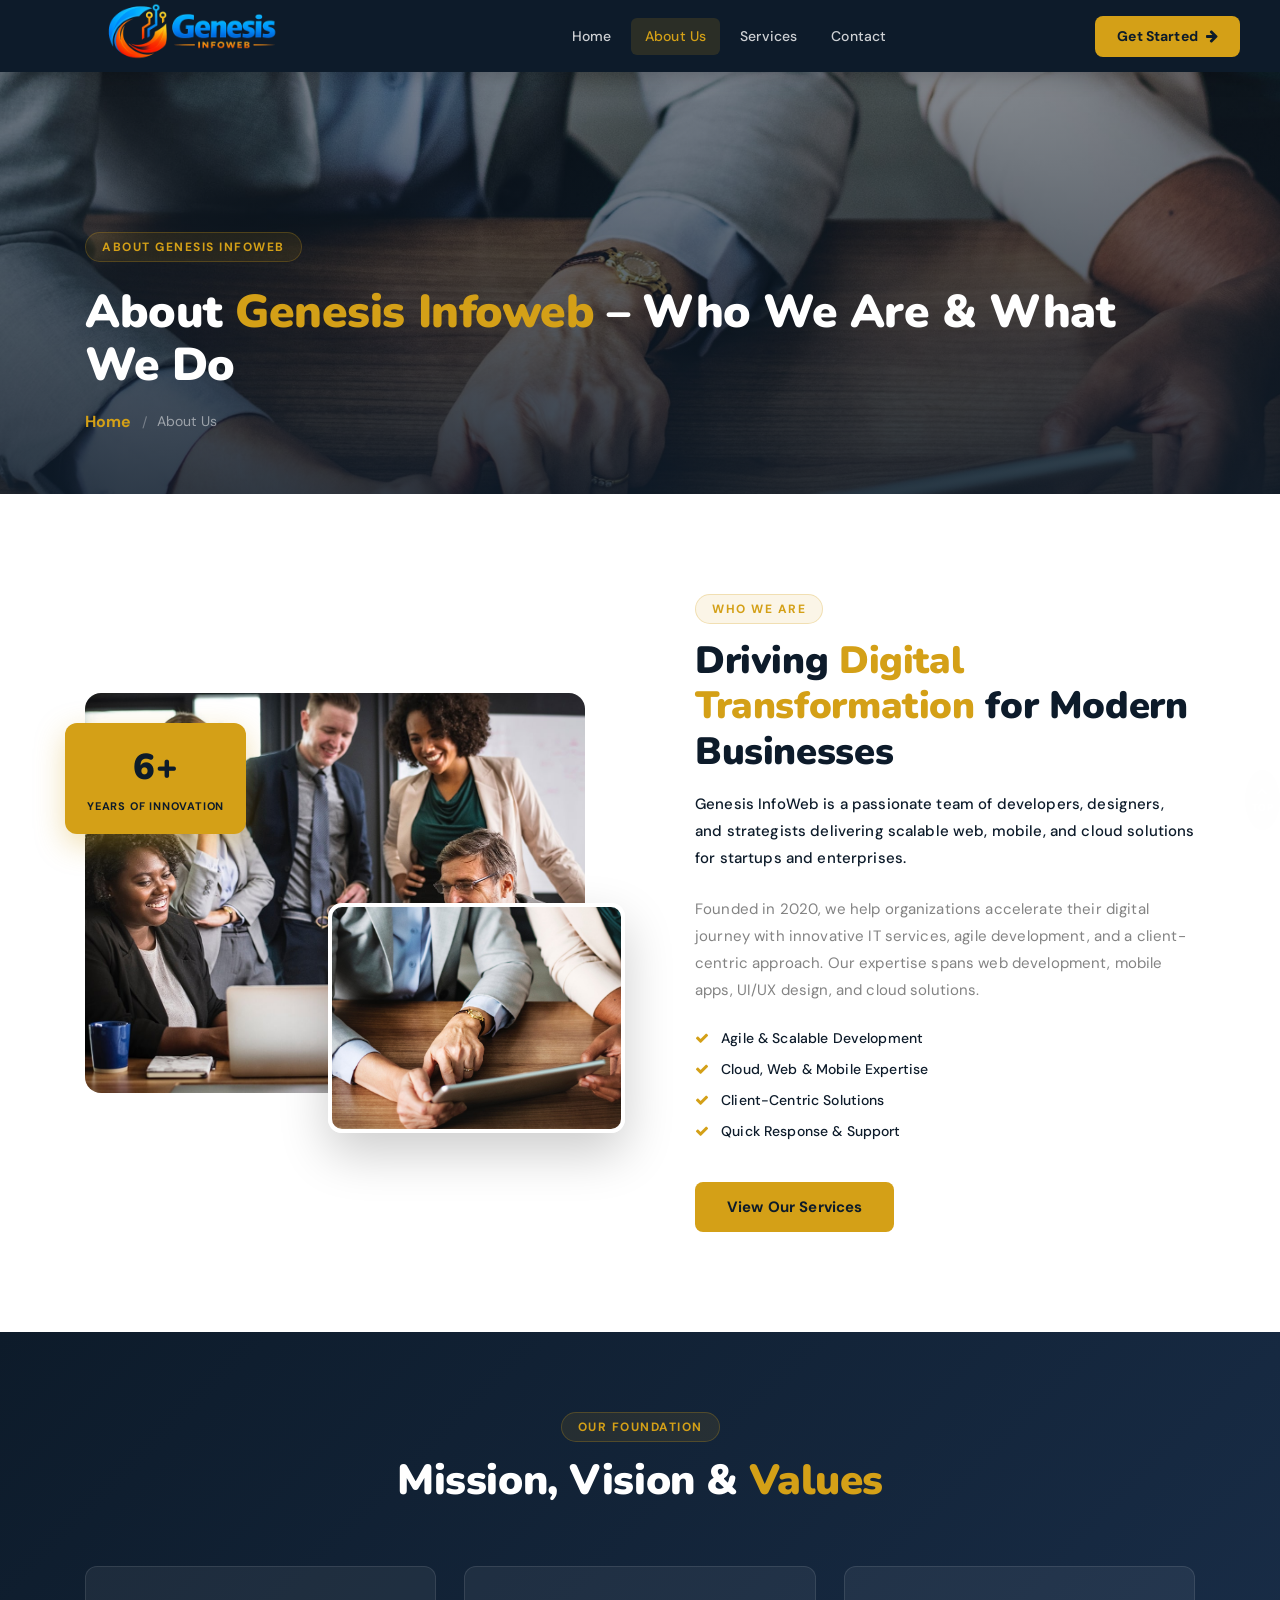
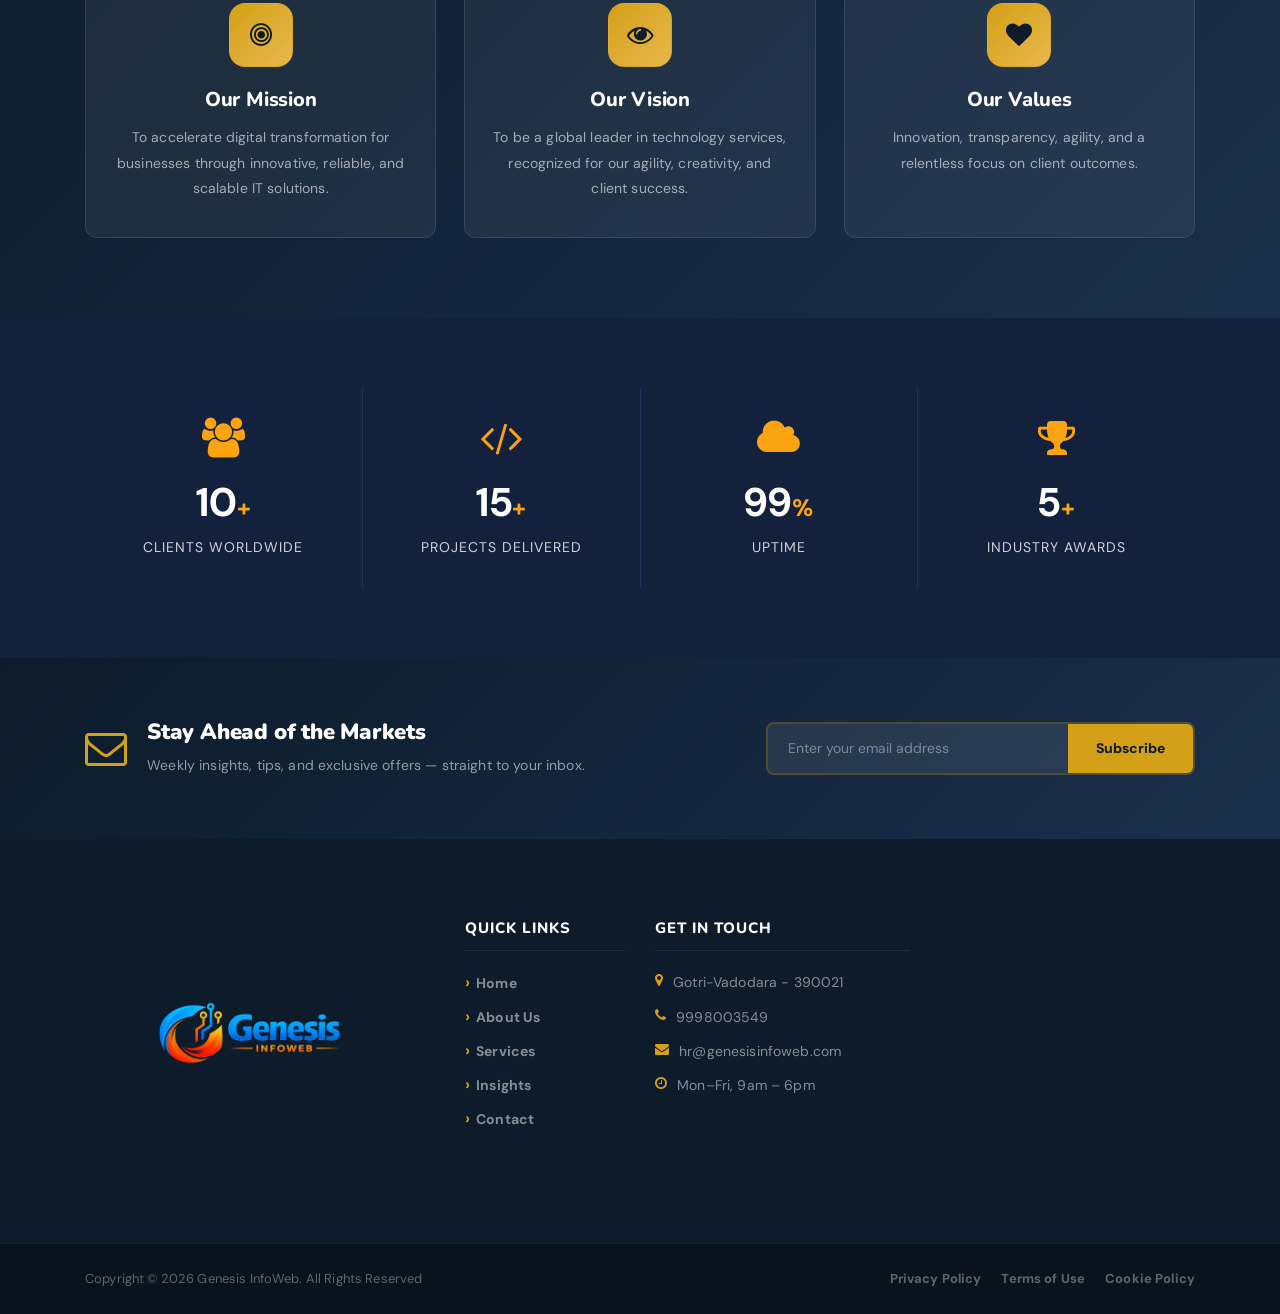
<file: about.html>
<!DOCTYPE html>
<html lang="en">
<head>
    <meta charset="UTF-8">
    <meta name="description" content="Learn about Genesis InfoWeb — our IT startup story, team, mission, and values.">
    <meta http-equiv="X-UA-Compatible" content="IE=edge">
    <meta name="viewport" content="width=device-width, initial-scale=1, shrink-to-fit=no">
    <title>About Genesis Infoweb | IT Experts in Software & Digital Innovation</title>
    <link rel="icon" href="img/GenesisLogo1.png">
    <link rel="stylesheet" href="style.css">
    <link rel="stylesheet" href="css/custom-override.css">
</head>
<body>
    <div class="preloader d-flex align-items-center justify-content-center">
        <div class="lds-ellipsis"><div></div><div></div><div></div><div></div></div>
    </div>
    <header class="ve-header" id="ve-sticky">
        <div class="container-fluid ve-nav-wrap">
            <div class="ve-logo">
                <a href="index.html">
                   <img src="img/GenesisLogo.png" alt="Genesis InfoWeb Logo" style="height:215px; width:auto; display:block;">
                </a>
            </div>
            <nav class="ve-nav">
                <ul>
                    <li><a href="index.html">Home</a></li>
                    <!-- <li class="has-drop"><a href="about.html"  class='active'>About <i class="fa fa-angle-down"></i></a>
                        <ul class="ve-dropdown">
                            <li><a href="about.html">About Us</a></li>
                            <li><a href="services.html">Our Services</a></li>
                            <li><a href="elements.html">UI Elements</a></li>
                        </ul>
                    </li> -->
                    <li><a href="about.html" class="active">About Us</a></li>
                    <li><a href="services.html">Services</a></li>
                    <!-- <li class="has-drop"><a href="#">Solutions <i class="fa fa-angle-down"></i></a>
                        <ul class="ve-dropdown">
                            <li><a href="#">Wealth Management</a></li>
                            <li><a href="#">Retirement Plans</a></li>
                            <li><a href="#">Tax Advisory</a></li>
                            <li><a href="#">Risk Analysis</a></li>
                        </ul>
                    </li> -->
                    <!-- <li><a href="post.html">Insights</a></li> -->
                    <li><a href="contact.html">Contact</a></li>
                </ul>
            </nav>
            <div class="ve-nav-cta"><a href="contact.html" class="ve-cta-btn">Get Started <i class="fa fa-arrow-right"></i></a></div>
            <button class="ve-toggler" id="ve-toggle"><span></span><span></span><span></span></button>
        </div>
        <div class="ve-mobile-menu" id="ve-mobile-menu">
            <ul>
                <li><a href="index.html">Home</a></li>
                <li><a href="about.html">About</a></li>
                <li><a href="services.html">Services</a></li>
                <li><a href="#">Solutions</a></li>
                <li><a href="post.html">Insights</a></li>
                <li><a href="contact.html">Contact</a></li>
            </ul>
        </div>
    </header>
    <section class="ve-page-hero" style="background-image:url(img/bg-img/13.jpg);">
        <div class="ve-page-hero-overlay"></div>
        <div class="container ve-page-hero-content">
            <span class="ve-section-tag">About Genesis InfoWeb</span>
           <h1>About <span>Genesis Infoweb</span> – Who We Are & What We Do</h1>
            <nav aria-label="breadcrumb">
                <ol class="ve-breadcrumb">
                    <li><a href="index.html">Home</a></li>
                    <li class="active">About Us</li>
                </ol>
            </nav>
        </div>
    </section>

    <!-- ABOUT SPLIT -->
    <section class="ve-section">
        <div class="container">
            <div class="row align-items-center">
                <div class="col-12 col-lg-6 wow fadeInLeft" data-wow-delay="100ms">
                    <div class="ve-about-img-stack">
                        <div class="ve-about-img-1 bg-img" style="background-image:url(img/bg-img/14.jpg);"></div>
                        <div class="ve-about-img-2 bg-img" style="background-image:url(img/bg-img/5.jpg);"></div>
                        <div class="ve-about-ribbon"><strong>6+</strong><span>Years of Innovation</span></div>
                    </div>
                </div>
                <div class="col-12 col-lg-6 wow fadeInRight" data-wow-delay="200ms">
                    <div class="ve-about-text">
                        <span class="ve-section-tag">Who We Are</span>
                        <h2>Driving <span>Digital Transformation</span> for Modern Businesses</h2>
                        <p class="ve-lead">Genesis InfoWeb is a passionate team of developers, designers, and strategists delivering scalable web, mobile, and cloud solutions for startups and enterprises.</p>
                        <p>Founded in 2020, we help organizations accelerate their digital journey with innovative IT services, agile development, and a client-centric approach. Our expertise spans web development, mobile apps, UI/UX design, and cloud solutions.</p>
                        <div class="ve-about-features">
                            <div class="ve-af-item"><i class="fa fa-check"></i><span>Agile & Scalable Development</span></div>
                            <div class="ve-af-item"><i class="fa fa-check"></i><span>Cloud, Web & Mobile Expertise</span></div>
                            <div class="ve-af-item"><i class="fa fa-check"></i><span>Client-Centric Solutions</span></div>
                            <div class="ve-af-item"><i class="fa fa-check"></i><span>Quick Response & Support</span></div>
                        </div>
                        <a href="services.html" class="ve-btn-primary mt-30">View Our Services</a>
                    </div>
                </div>
            </div>
        </div>
    </section>

    <!-- MISSION / VISION / VALUES -->
    <section class="ve-mvv-section">
        <div class="container">
            <div class="ve-section-header text-center">
                <span class="ve-section-tag">Our Foundation</span>
                <h2>Mission, Vision &amp; <span>Values</span></h2>
            </div>
            <div class="ve-mvv-grid">
                <div class="ve-mvv-card wow fadeInUp" data-wow-delay="100ms">
                    <div class="ve-mvv-icon"><i class="fa fa-bullseye"></i></div>
                    <h4>Our Mission</h4>
                    <p>To accelerate digital transformation for businesses through innovative, reliable, and scalable IT solutions.</p>
                </div>
                <div class="ve-mvv-card wow fadeInUp" data-wow-delay="250ms">
                    <div class="ve-mvv-icon"><i class="fa fa-eye"></i></div>
                    <h4>Our Vision</h4>
                    <p>To be a global leader in technology services, recognized for our agility, creativity, and client success.</p>
                </div>
                <div class="ve-mvv-card wow fadeInUp" data-wow-delay="400ms">
                    <div class="ve-mvv-icon"><i class="fa fa-heart"></i></div>
                    <h4>Our Values</h4>
                    <p>Innovation, transparency, agility, and a relentless focus on client outcomes.</p>
                </div>
            </div>
        </div>
    </section>

    <!-- TEAM -->
    
    <section class="ve-counter-section" style="background:#14213d; color:#fff;">
        <div class="container">
            <div class="ve-counter-grid" style="display:flex;justify-content:space-between;align-items:center;gap:0;">
                <div class="ve-counter-item wow fadeInUp" data-wow-delay="100ms" style="flex:1;text-align:center;border-right:1px solid #22325a;">
                    <i class="fa fa-users" style="color:#fca311;font-size:2.5rem;"></i>
                    <div style="font-size:2.5rem;font-weight:700;margin:10px 0 0 0;">10<span style="color:#fca311;font-size:1.5rem;">+</span></div>
                    <div style="margin-top:5px;letter-spacing:1px;opacity:0.8;">CLIENTS WORLDWIDE</div>
                </div>
                <div class="ve-counter-item wow fadeInUp" data-wow-delay="200ms" style="flex:1;text-align:center;border-right:1px solid #22325a;">
                    <i class="fa fa-code" style="color:#fca311;font-size:2.5rem;"></i>
                    <div style="font-size:2.5rem;font-weight:700;margin:10px 0 0 0;">15<span style="color:#fca311;font-size:1.5rem;">+</span></div>
                    <div style="margin-top:5px;letter-spacing:1px;opacity:0.8;">PROJECTS DELIVERED</div>
                </div>
                <div class="ve-counter-item wow fadeInUp" data-wow-delay="300ms" style="flex:1;text-align:center;border-right:1px solid #22325a;">
                    <i class="fa fa-cloud" style="color:#fca311;font-size:2.5rem;"></i>
                    <div style="font-size:2.5rem;font-weight:700;margin:10px 0 0 0;">99<span style="color:#fca311;font-size:1.5rem;">%</span></div>
                    <div style="margin-top:5px;letter-spacing:1px;opacity:0.8;">UPTIME</div>
                </div>
                <div class="ve-counter-item wow fadeInUp" data-wow-delay="400ms" style="flex:1;text-align:center;">
                    <i class="fa fa-trophy" style="color:#fca311;font-size:2.5rem;"></i>
                    <div style="font-size:2.5rem;font-weight:700;margin:10px 0 0 0;">5<span style="color:#fca311;font-size:1.5rem;">+</span></div>
                    <div style="margin-top:5px;letter-spacing:1px;opacity:0.8;">INDUSTRY AWARDS</div>
                </div>
            </div>
        </div>
    </section>
    <section class="ve-newsletter-section">
        <div class="container">
            <div class="ve-newsletter-wrap">
                <div class="ve-nl-left">
                    <i class="fa fa-envelope-o"></i>
                    <div>
                        <h3>Stay Ahead of the Markets</h3>
                        <p>Weekly insights, tips, and exclusive offers — straight to your inbox.</p>
                    </div>
                </div>
                <div class="ve-nl-right">
                    <form class="ve-nl-form" action="#" method="post">
                        <input type="email" placeholder="Enter your email address" required>
                        <button type="submit">Subscribe</button>
                    </form>
                </div>
            </div>
        </div>
    </section>
    <footer class="ve-footer">
        <div class="container">
            <div class="row">
                <div class="col-12 col-sm-6 col-lg-4 mb-50">
                    <div class="ve-footer-brand">
                        <a href="index.html" class="ve-footer-logo">
                        <img src="img/GenesisLogo.png" alt="Genesis InfoWeb Logo" style="height:240px;width:auto;display:inline-block;vertical-align:middle;">
                    </a>
                    </div>
                </div>
                <div class="col-12 col-sm-6 col-lg-2 mb-50">
                    <h5 class="ve-footer-title">Quick Links</h5>
                    <ul class="ve-footer-links"><li><a href="index.html">Home</a></li><li><a href="about.html">About Us</a></li><li><a href="services.html">Services</a></li><li><a href="post.html">Insights</a></li><li><a href="contact.html">Contact</a></li></ul>
                </div>
                
                <div class="col-12 col-sm-6 col-lg-3 mb-50">
                    <h5 class="ve-footer-title">Get In Touch</h5>
                    <ul class="ve-footer-contact">
                        <li><i class="fa fa-map-marker"></i> Gotri-Vadodara - 390021</li>
                        <li><i class="fa fa-phone"></i> 9998003549</li>
                        <li><i class="fa fa-envelope"></i> hr@genesisinfoweb.com</li>
                        <li><i class="fa fa-clock-o"></i> Mon–Fri, 9am – 6pm</li>
                    </ul>
                </div>
            </div>
        </div>
        <div class="ve-footer-bottom"><div class="container"><div class="ve-footer-bottom-inner">
            <p>Copyright &copy; <script>document.write(new Date().getFullYear());</script> Genesis InfoWeb. All Rights Reserved </p>
            <ul><li><a href="#">Privacy Policy</a></li><li><a href="#">Terms of Use</a></li><li><a href="#">Cookie Policy</a></li></ul>
        </div></div></div>
    </footer>
    <script src="js/jquery/jquery-2.2.4.min.js"></script>
    <script src="js/bootstrap/popper.min.js"></script>
    <script src="js/bootstrap/bootstrap.min.js"></script>
    <script src="js/plugins/plugins.js"></script>
    <script src="js/active.js"></script>
    <script src="js/vaultedge.js"></script>
</body>
</html>
</file>
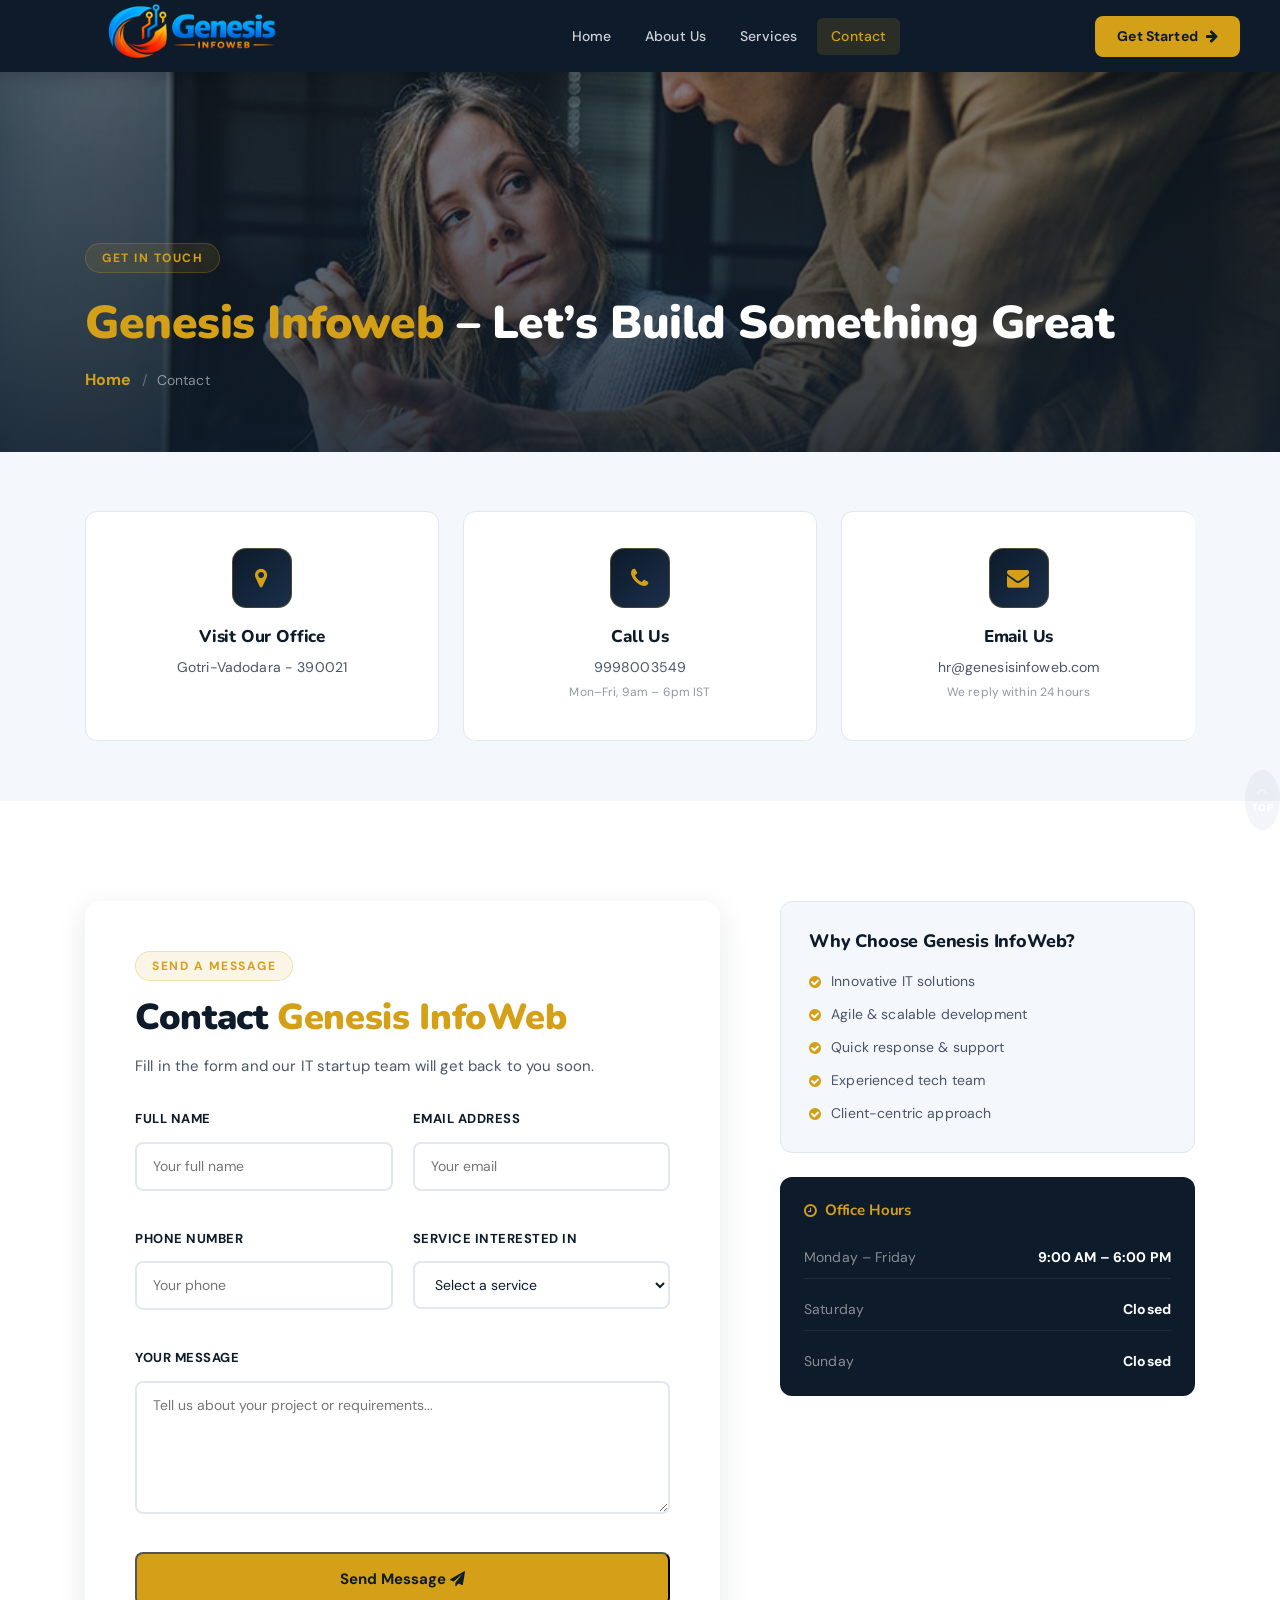
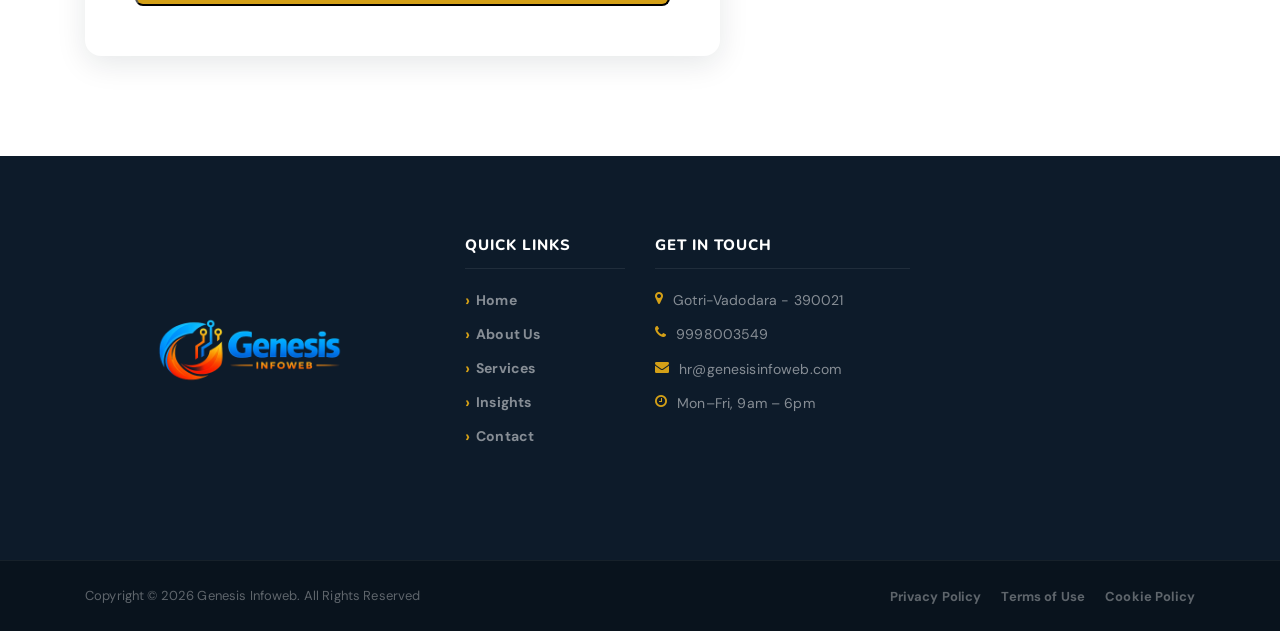
<file: contact.html>
<!DOCTYPE html>
<html lang="en">
<head>
    <meta charset="UTF-8">
    <meta name="description" content="Get in touch with Genesis Infoweb — book a free IT consultation today.">
    <meta http-equiv="X-UA-Compatible" content="IE=edge">
    <meta name="viewport" content="width=device-width, initial-scale=1, shrink-to-fit=no">
    <title>Contact Genesis Infoweb | Connect With Our IT Experts</title>
    <link rel="icon" href="img/GenesisLogo1.png">
    <link rel="stylesheet" href="style.css">
    <link rel="stylesheet" href="css/custom-override.css">
</head>
<body>
    <div class="preloader d-flex align-items-center justify-content-center">
        <div class="lds-ellipsis"><div></div><div></div><div></div><div></div></div>
    </div>
    <header class="ve-header" id="ve-sticky">
        <div class="container-fluid ve-nav-wrap">
            <!-- <div class="ve-logo"><a href="index.html"><span class="ve-logo-icon">V</span><span class="ve-logo-text">Vault<strong>Edge</strong></span></a></div> -->
            
            <div class="ve-logo">
                <a href="index.html">
                   <img src="img/GenesisLogo.png" alt="Genesis InfoWeb Logo" style="height:215px; width:auto; display:block;">
                </a>
            </div>
            <nav class="ve-nav">
                <ul>
                    <li><a href="index.html">Home</a></li>
                    <!-- <li class="has-drop"><a href="about.html">About <i class="fa fa-angle-down"></i></a>
                        <ul class="ve-dropdown">
                            <li><a href="about.html">About Us</a></li>
                            <li><a href="services.html">Our Services</a></li>
                            <li><a href="elements.html">UI Elements</a></li>
                        </ul>
                    </li> -->
                    <li><a href="about.html">About Us</a></li>
                    <li><a href="services.html">Services</a></li>
                    <!-- <li class="has-drop"><a href="#">Solutions <i class="fa fa-angle-down"></i></a>
                        <ul class="ve-dropdown">
                            <li><a href="#">Wealth Management</a></li>
                            <li><a href="#">Retirement Plans</a></li>
                            <li><a href="#">Tax Advisory</a></li>
                            <li><a href="#">Risk Analysis</a></li>
                        </ul>
                    </li> -->
                    <!-- <li><a href="post.html">Insights</a></li> -->
                    <li><a href="contact.html" class="active">Contact</a></li>
                </ul>
            </nav>
            <div class="ve-nav-cta"><a href="contact.html" class="ve-cta-btn">Get Started <i class="fa fa-arrow-right"></i></a></div>
            <button class="ve-toggler" id="ve-toggle"><span></span><span></span><span></span></button>
        </div>
        <div class="ve-mobile-menu" id="ve-mobile-menu">
            <ul>
                <li><a href="index.html">Home</a></li>
                <li><a href="about.html">About</a></li>
                <li><a href="services.html">Services</a></li>
                <li><a href="#">Solutions</a></li>
                <!-- <li><a href="post.html">Insights</a></li> -->
                <li><a href="contact.html">Contact</a></li>
            </ul>
        </div>
    </header>
    <section class="ve-page-hero" style="background-image:url(img/bg-img/22.jpg);">
        <div class="ve-page-hero-overlay"></div>
        <div class="container ve-page-hero-content">
            <span class="ve-section-tag">Get In Touch</span>
            <h1><span> Genesis Infoweb</span> – Let’s Build Something Great</h1>
            <nav aria-label="breadcrumb"><ol class="ve-breadcrumb"><li><a href="index.html">Home</a></li><li class="active">Contact</li></ol></nav>
        </div>
    </section>

    <section class="ve-contact-cards-section">
        <div class="container">
            <div class="ve-contact-cards-grid">
                <div class="ve-contact-info-card wow fadeInUp" data-wow-delay="100ms"><div class="ve-ci-icon"><i class="fa fa-map-marker"></i></div><h5>Visit Our Office</h5><p>Gotri-Vadodara - 390021</p></div>
                <div class="ve-contact-info-card wow fadeInUp" data-wow-delay="250ms"><div class="ve-ci-icon"><i class="fa fa-phone"></i></div><h5>Call Us</h5><p>9998003549<br><small>Mon–Fri, 9am – 6pm IST</small></p></div>
                <div class="ve-contact-info-card wow fadeInUp" data-wow-delay="400ms"><div class="ve-ci-icon"><i class="fa fa-envelope"></i></div><h5>Email Us</h5><p>hr@genesisinfoweb.com<br><small>We reply within 24 hours</small></p></div>
            </div>
        </div>
    </section>

    <section class="ve-section ve-contact-section">
        <div class="container">
            <div class="row">
                <div class="col-12 col-lg-7 wow fadeInLeft" data-wow-delay="100ms">
                    <div class="ve-contact-form-wrap">
                        <span class="ve-section-tag">Send a Message</span>
                        <h2>Contact <span>Genesis InfoWeb</span></h2>
                        <p>Fill in the form and our IT startup team will get back to you soon.</p>
                        <form class="ve-contact-form" action="#" method="post">
                            <div class="ve-form-row">
                                <div class="ve-form-group"><label>Full Name</label><input type="text" placeholder="Your full name" required></div>
                                <div class="ve-form-group"><label>Email Address</label><input type="email" placeholder="Your email" required></div>
                            </div>
                            <div class="ve-form-row">
                                <div class="ve-form-group"><label>Phone Number</label><input type="tel" placeholder="Your phone"></div>
                                <div class="ve-form-group"><label>Service Interested In</label>
                                    <select><option>Select a service</option><option>Web Development</option><option>Mobile App Development</option><option>Cloud Solutions</option><option>UI/UX Design</option><option>IT Consulting</option></select>
                                </div>
                            </div>
                            <div class="ve-form-group"><label>Your Message</label><textarea rows="5" placeholder="Tell us about your project or requirements..."></textarea></div>
                            <button type="submit" class="ve-btn-primary">Send Message <i class="fa fa-paper-plane"></i></button>
                        </form>
                    </div>
                </div>
                <div class="col-12 col-lg-5 wow fadeInRight" data-wow-delay="200ms">
                    <div class="ve-contact-aside">
                        <div class="ve-ca-box">
                            <h4>Why Choose Genesis InfoWeb?</h4>
                            <ul class="ve-ca-list">
                                <li><i class="fa fa-check-circle"></i> Innovative IT solutions</li>
                                <li><i class="fa fa-check-circle"></i> Agile & scalable development</li>
                                <li><i class="fa fa-check-circle"></i> Quick response & support</li>
                                <li><i class="fa fa-check-circle"></i> Experienced tech team</li>
                                <li><i class="fa fa-check-circle"></i> Client-centric approach</li>
                            </ul>
                        </div>
                        <div class="ve-ca-hours">
                            <h5><i class="fa fa-clock-o"></i> Office Hours</h5>
                            <ul>
                                <li><span>Monday – Friday</span><strong>9:00 AM – 6:00 PM</strong></li>
                                <li><span>Saturday</span><strong>Closed</strong></li>
                                <li><span>Sunday</span><strong>Closed</strong></li>
                            </ul>
                        </div>
                        <!-- <div class="ve-ca-social">
                            <h5>Connect With Us</h5>
                            <div class="ve-social">
                                <a href="#"><i class="fa fa-facebook"></i></a>
                                <a href="#"><i class="fa fa-twitter"></i></a>
                                <a href="#"><i class="fa fa-linkedin"></i></a>
                                <a href="#"><i class="fa fa-instagram"></i></a>
                            </div>
                        </div> -->
                    </div>
                </div>
            </div>
        </div>
    </section>
    <footer class="ve-footer">
        <div class="container">
            <div class="row">
                <div class="col-12 col-sm-6 col-lg-4 mb-50">
                    <div class="ve-footer-brand">
                        <a href="index.html" class="ve-footer-logo">
                        <img src="img/GenesisLogo.png" alt="Genesis InfoWeb Logo" style="height:240px;width:auto;display:inline-block;vertical-align:middle;">
                    </a>
                    </div>
                </div>
                <div class="col-12 col-sm-6 col-lg-2 mb-50">
                    <h5 class="ve-footer-title">Quick Links</h5>
                    <ul class="ve-footer-links"><li><a href="index.html">Home</a></li><li><a href="about.html">About Us</a></li><li><a href="services.html">Services</a></li><li><a href="post.html">Insights</a></li><li><a href="contact.html">Contact</a></li></ul>
                </div>
                <!-- <div class="col-12 col-sm-6 col-lg-3 mb-50">
                    <h5 class="ve-footer-title">Our Services</h5>
                    <ul class="ve-footer-links"><li><a href="#">Investment Planning</a></li><li><a href="#">Wealth Management</a></li><li><a href="#">Retirement Plans</a></li><li><a href="#">Tax Advisory</a></li><li><a href="#">Risk Management</a></li></ul>
                </div> -->
                <div class="col-12 col-sm-6 col-lg-3 mb-50">
                    <h5 class="ve-footer-title">Get In Touch</h5>
                    <ul class="ve-footer-contact">
                        <li><i class="fa fa-map-marker"></i> Gotri-Vadodara - 390021</li>
                        <li><i class="fa fa-phone"></i> 9998003549</li>
                        <li><i class="fa fa-envelope"></i> hr@genesisinfoweb.com</li>
                        <li><i class="fa fa-clock-o"></i> Mon–Fri, 9am – 6pm</li>
                    </ul>
                </div>
            </div>
        </div>
        <div class="ve-footer-bottom"><div class="container"><div class="ve-footer-bottom-inner">
            <p>Copyright &copy; <script>document.write(new Date().getFullYear());</script> Genesis Infoweb. All Rights Reserved </p>
            <ul><li><a href="#">Privacy Policy</a></li><li><a href="#">Terms of Use</a></li><li><a href="#">Cookie Policy</a></li></ul>
        </div></div></div>
    </footer>
    <script src="js/jquery/jquery-2.2.4.min.js"></script>
    <script src="js/bootstrap/popper.min.js"></script>
    <script src="js/bootstrap/bootstrap.min.js"></script>
    <script src="js/plugins/plugins.js"></script>
    <script src="js/active.js"></script>
    <script src="js/vaultedge.js"></script>
</body>
</html>
</file>
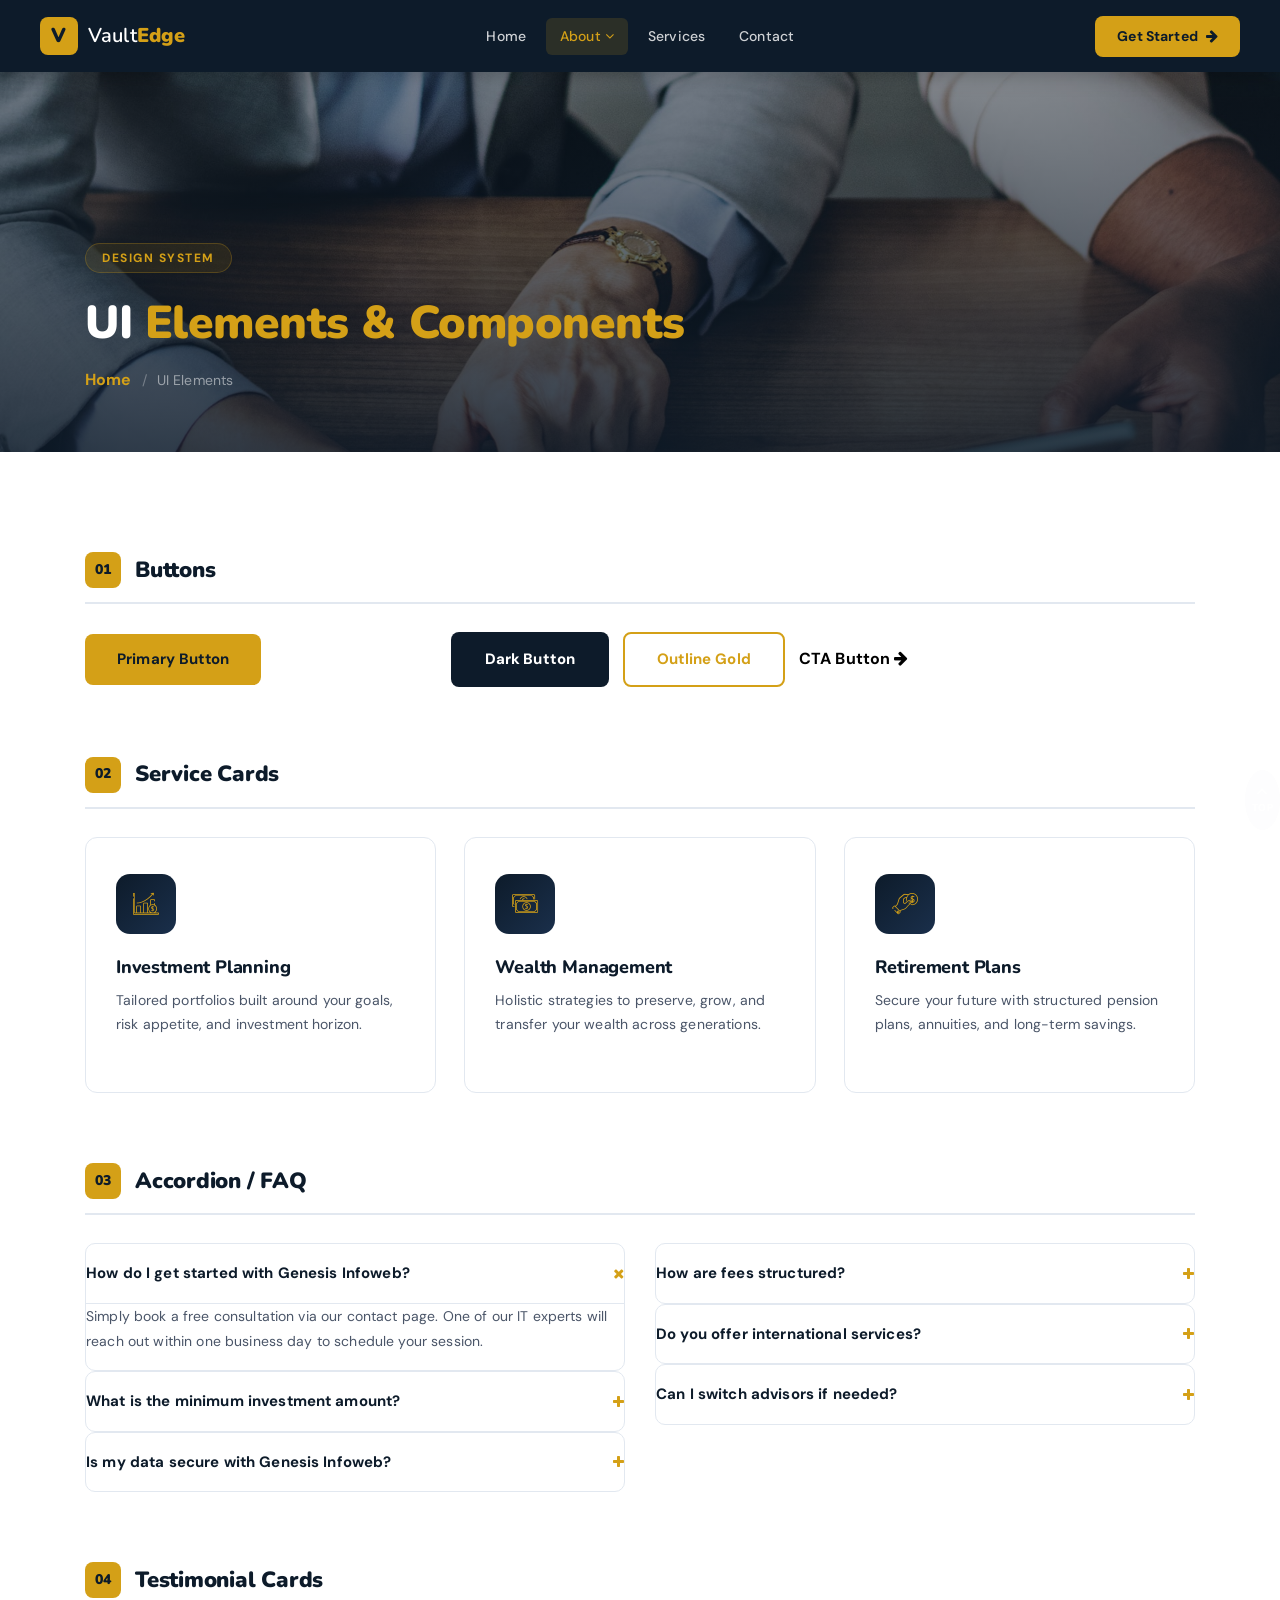
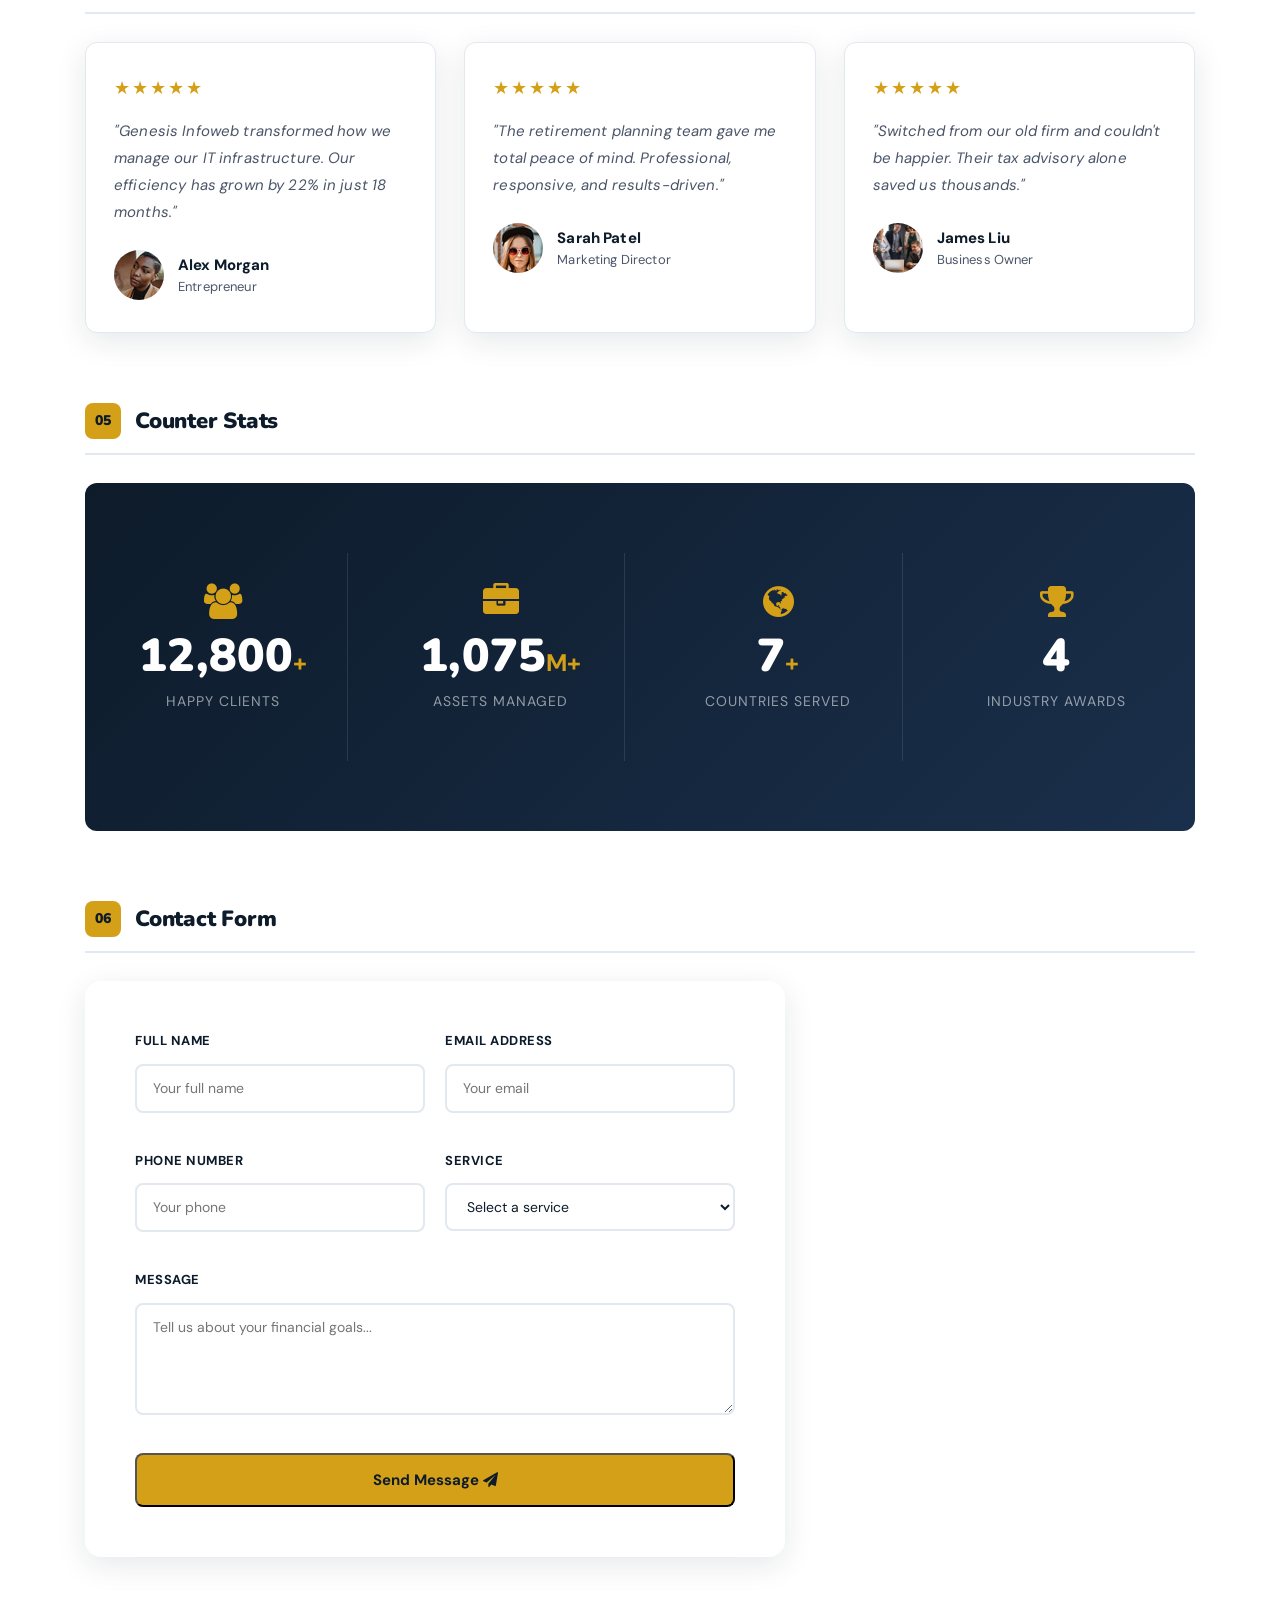
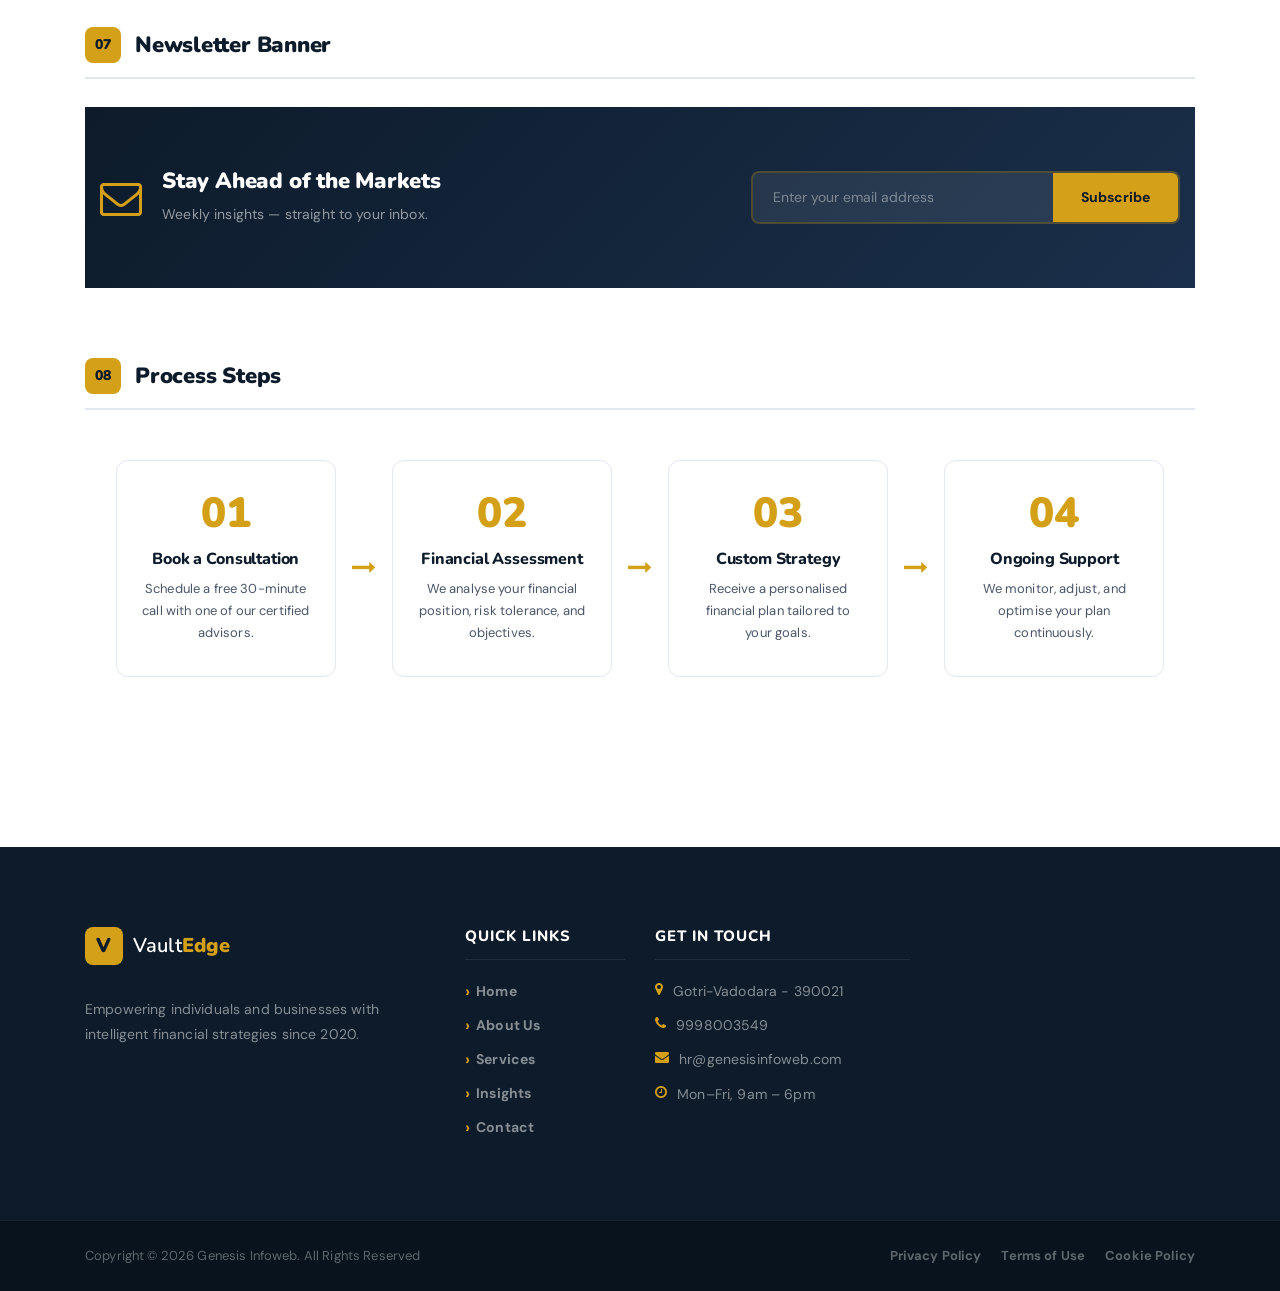
<file: elements.html>
<!DOCTYPE html>
<html lang="en">
<head>
    <meta charset="UTF-8">
    <meta name="description" content="Genesis Infoweb UI Elements — buttons, forms, accordions, tabs, alerts, cards and more.">
    <meta http-equiv="X-UA-Compatible" content="IE=edge">
    <meta name="viewport" content="width=device-width, initial-scale=1, shrink-to-fit=no">
    <title>UI Elements — Genesis Infoweb</title>
    <link rel="icon" href="img/GenesisLogo1.png">
    <link rel="stylesheet" href="style.css">
    <link rel="stylesheet" href="css/custom-override.css">
</head>
<body>
    <div class="preloader d-flex align-items-center justify-content-center">
        <div class="lds-ellipsis"><div></div><div></div><div></div><div></div></div>
    </div>
    <header class="ve-header" id="ve-sticky">
        <div class="container-fluid ve-nav-wrap">
            <div class="ve-logo"><a href="index.html"><span class="ve-logo-icon">V</span><span class="ve-logo-text">Vault<strong>Edge</strong></span></a></div>
            <nav class="ve-nav"><ul>
                <li><a href="index.html">Home</a></li>
                <li class="has-drop"><a href="about.html" class="active">About <i class="fa fa-angle-down"></i></a>
                    <ul class="ve-dropdown"><li><a href="about.html">About Us</a></li><li><a href="services.html">Our Services</a></li><li><a href="elements.html">UI Elements</a></li></ul>
                </li>
                <li><a href="services.html">Services</a></li>
                <!-- <li class="has-drop"><a href="#">Solutions <i class="fa fa-angle-down"></i></a>
                    <ul class="ve-dropdown"><li><a href="#">Wealth Management</a></li><li><a href="#">Retirement Plans</a></li><li><a href="#">Tax Advisory</a></li><li><a href="#">Risk Analysis</a></li></ul>
                </li> -->
                <!-- <li><a href="post.html">Insights</a></li> -->
                <li><a href="contact.html">Contact</a></li>
            </ul></nav>
            <div class="ve-nav-cta"><a href="contact.html" class="ve-cta-btn">Get Started <i class="fa fa-arrow-right"></i></a></div>
            <button class="ve-toggler" id="ve-toggle"><span></span><span></span><span></span></button>
        </div>
        <div class="ve-mobile-menu" id="ve-mobile-menu"><ul>
            <li><a href="index.html">Home</a></li><li><a href="about.html">About</a></li>
            <li><a href="services.html">Services</a></li><li><a href="#">Solutions</a></li>
            <!-- <li><a href="post.html">Insights</a></li> -->
            <li><a href="contact.html">Contact</a></li>
        </ul></div>
    </header>
    <section class="ve-page-hero" style="background-image:url(img/bg-img/13.jpg);">
        <div class="ve-page-hero-overlay"></div>
        <div class="container ve-page-hero-content">
            <span class="ve-section-tag">Design System</span><h1>UI <span>Elements &amp; Components</span></h1>
            <nav aria-label="breadcrumb"><ol class="ve-breadcrumb"><li><a href="index.html">Home</a></li><li class="active">UI Elements</li></ol></nav>
        </div>
    </section>

    <section class="ve-section ve-elements-section">
        <div class="container">

            <!-- BUTTONS -->
            <div class="ve-el-block">
                <h3 class="ve-el-title"><span>01</span> Buttons</h3>
                <div class="ve-el-demo">
                    <a href="#" class="ve-btn-primary">Primary Button</a>
                    <a href="#" class="ve-btn-ghost">Ghost Button</a>
                    <a href="#" class="ve-btn-white" style="background:var(--ve-dark);color:#fff;">Dark Button</a>
                    <a href="#" class="ve-btn-primary" style="background:transparent;border:2px solid var(--ve-gold);color:var(--ve-gold);">Outline Gold</a>
                    <a href="#" class="ve-cta-btn">CTA Button <i class="fa fa-arrow-right"></i></a>
                </div>
            </div>

            <!-- SERVICE CARDS -->
            <div class="ve-el-block">
                <h3 class="ve-el-title"><span>02</span> Service Cards</h3>
                <div class="ve-services-grid">
                    <div class="ve-service-card"><div class="ve-service-icon"><i class="icon-profits"></i></div><h4>Investment Planning</h4><p>Tailored portfolios built around your goals, risk appetite, and investment horizon.</p></div>
                    <div class="ve-service-card"><div class="ve-service-icon"><i class="icon-money-1"></i></div><h4>Wealth Management</h4><p>Holistic strategies to preserve, grow, and transfer your wealth across generations.</p></div>
                    <div class="ve-service-card"><div class="ve-service-icon"><i class="icon-coin"></i></div><h4>Retirement Plans</h4><p>Secure your future with structured pension plans, annuities, and long-term savings.</p></div>
                </div>
            </div>

            <!-- ACCORDION + FAQ -->
            <div class="ve-el-block">
                <h3 class="ve-el-title"><span>03</span> Accordion / FAQ</h3>
                <div class="row">
                    <div class="col-12 col-lg-6">
                        <div class="ve-faq-list">
                            <div class="ve-faq-item open"><div class="ve-faq-q"><span>How do I get started with Genesis Infoweb?</span><i class="fa fa-plus"></i></div><div class="ve-faq-a">Simply book a free consultation via our contact page. One of our IT experts will reach out within one business day to schedule your session.</div></div>
                            <div class="ve-faq-item"><div class="ve-faq-q"><span>What is the minimum investment amount?</span><i class="fa fa-plus"></i></div><div class="ve-faq-a">There is no minimum. We work with clients at all wealth levels and tailor our services accordingly.</div></div>
                            <div class="ve-faq-item"><div class="ve-faq-q"><span>Is my data secure with Genesis Infoweb?</span><i class="fa fa-plus"></i></div><div class="ve-faq-a">Yes. We use enterprise-grade security and bank-level 256-bit encryption across all platforms.</div></div>
                        </div>
                    </div>
                    <div class="col-12 col-lg-6">
                        <div class="ve-faq-list">
                            <div class="ve-faq-item"><div class="ve-faq-q"><span>How are fees structured?</span><i class="fa fa-plus"></i></div><div class="ve-faq-a">We operate on a transparent fee-only model — no commissions, no conflicts of interest.</div></div>
                            <div class="ve-faq-item"><div class="ve-faq-q"><span>Do you offer international services?</span><i class="fa fa-plus"></i></div><div class="ve-faq-a">Yes, we serve clients in 30+ countries. Our digital-first approach means we can work with anyone, anywhere.</div></div>
                            <div class="ve-faq-item"><div class="ve-faq-q"><span>Can I switch advisors if needed?</span><i class="fa fa-plus"></i></div><div class="ve-faq-a">Absolutely. Client satisfaction is our priority. If you'd prefer to work with a different advisor on our team, we make that transition seamless.</div></div>
                        </div>
                    </div>
                </div>
            </div>

            <!-- TESTIMONIAL CARDS -->
            <div class="ve-el-block">
                <h3 class="ve-el-title"><span>04</span> Testimonial Cards</h3>
                <div class="ve-testi-grid">
                    <div class="ve-testi-card"><div class="ve-testi-stars">&#9733;&#9733;&#9733;&#9733;&#9733;</div><p>"Genesis Infoweb transformed how we manage our IT infrastructure. Our efficiency has grown by 22% in just 18 months."</p><div class="ve-testi-author"><div class="ve-testi-avatar bg-img" style="background-image:url(img/bg-img/32.jpg);"></div><div><strong>Alex Morgan</strong><span>Entrepreneur</span></div></div></div>
                    <div class="ve-testi-card"><div class="ve-testi-stars">&#9733;&#9733;&#9733;&#9733;&#9733;</div><p>"The retirement planning team gave me total peace of mind. Professional, responsive, and results-driven."</p><div class="ve-testi-author"><div class="ve-testi-avatar bg-img" style="background-image:url(img/bg-img/33.jpg);"></div><div><strong>Sarah Patel</strong><span>Marketing Director</span></div></div></div>
                    <div class="ve-testi-card"><div class="ve-testi-stars">&#9733;&#9733;&#9733;&#9733;&#9733;</div><p>"Switched from our old firm and couldn't be happier. Their tax advisory alone saved us thousands."</p><div class="ve-testi-author"><div class="ve-testi-avatar bg-img" style="background-image:url(img/bg-img/14.jpg);"></div><div><strong>James Liu</strong><span>Business Owner</span></div></div></div>
                </div>
            </div>

            <!-- COUNTERS -->
            <div class="ve-el-block">
                <h3 class="ve-el-title"><span>05</span> Counter Stats</h3>
                <section class="ve-counter-section" style="border-radius:var(--ve-radius);overflow:hidden;">
                    <div class="container"><div class="ve-counter-grid">
                        <div class="ve-counter-item"><i class="fa fa-users"></i><strong class="counter" data-count="50000">0</strong><span>+</span><p>Happy Clients</p></div>
                        <div class="ve-counter-item"><i class="fa fa-briefcase"></i><strong class="counter" data-count="4200">0</strong><span>M+</span><p>Assets Managed</p></div>
                        <div class="ve-counter-item"><i class="fa fa-globe"></i><strong class="counter" data-count="30">0</strong><span>+</span><p>Countries Served</p></div>
                        <div class="ve-counter-item"><i class="fa fa-trophy"></i><strong class="counter" data-count="18">0</strong><span></span><p>Industry Awards</p></div>
                    </div></div>
                </section>
            </div>

            <!-- CONTACT FORM -->
            <div class="ve-el-block">
                <h3 class="ve-el-title"><span>06</span> Contact Form</h3>
                <div class="ve-contact-form-wrap" style="max-width:700px;">
                    <form class="ve-contact-form" action="#" method="post">
                        <div class="ve-form-row">
                            <div class="ve-form-group"><label>Full Name</label><input type="text" placeholder="Your full name"></div>
                            <div class="ve-form-group"><label>Email Address</label><input type="email" placeholder="Your email"></div>
                        </div>
                        <div class="ve-form-row">
                            <div class="ve-form-group"><label>Phone Number</label><input type="tel" placeholder="Your phone"></div>
                            <div class="ve-form-group"><label>Service</label><select><option>Select a service</option><option>Investment Planning</option><option>Wealth Management</option><option>Retirement Planning</option></select></div>
                        </div>
                        <div class="ve-form-group"><label>Message</label><textarea rows="4" placeholder="Tell us about your financial goals..."></textarea></div>
                        <button type="submit" class="ve-btn-primary">Send Message <i class="fa fa-paper-plane"></i></button>
                    </form>
                </div>
            </div>

            <!-- NEWSLETTER -->
            <div class="ve-el-block">
                <h3 class="ve-el-title"><span>07</span> Newsletter Banner</h3>
    <section class="ve-newsletter-section"><div class="container"><div class="ve-newsletter-wrap">
        <div class="ve-nl-left"><i class="fa fa-envelope-o"></i><div><h3>Stay Ahead of the Markets</h3><p>Weekly insights — straight to your inbox.</p></div></div>
        <div class="ve-nl-right"><form class="ve-nl-form" action="#" method="post"><input type="email" placeholder="Enter your email address" required><button type="submit">Subscribe</button></form></div>
    </div></div></section>
            </div>

            <!-- PROCESS STEPS -->
            <div class="ve-el-block">
                <h3 class="ve-el-title"><span>08</span> Process Steps</h3>
                <div class="ve-process-grid">
                    <div class="ve-process-step"><div class="ve-process-num">01</div><h5>Book a Consultation</h5><p>Schedule a free 30-minute call with one of our certified advisors.</p></div>
                    <div class="ve-process-arrow"><i class="fa fa-long-arrow-right"></i></div>
                    <div class="ve-process-step"><div class="ve-process-num">02</div><h5>Financial Assessment</h5><p>We analyse your financial position, risk tolerance, and objectives.</p></div>
                    <div class="ve-process-arrow"><i class="fa fa-long-arrow-right"></i></div>
                    <div class="ve-process-step"><div class="ve-process-num">03</div><h5>Custom Strategy</h5><p>Receive a personalised financial plan tailored to your goals.</p></div>
                    <div class="ve-process-arrow"><i class="fa fa-long-arrow-right"></i></div>
                    <div class="ve-process-step"><div class="ve-process-num">04</div><h5>Ongoing Support</h5><p>We monitor, adjust, and optimise your plan continuously.</p></div>
                </div>
            </div>

        </div>
    </section>
    <footer class="ve-footer"><div class="container"><div class="row">
        <div class="col-12 col-sm-6 col-lg-4 mb-50"><div class="ve-footer-brand">
            <a href="index.html" class="ve-footer-logo"><span class="ve-logo-icon">V</span><span class="ve-logo-text">Vault<strong>Edge</strong></span></a>
            <p>Empowering individuals and businesses with intelligent financial strategies since 2020.</p>
            <!-- <div class="ve-social"><a href="#"><i class="fa fa-facebook"></i></a><a href="#"><i class="fa fa-twitter"></i></a><a href="#"><i class="fa fa-linkedin"></i></a><a href="#"><i class="fa fa-instagram"></i></a></div> -->
        </div></div>
        <div class="col-12 col-sm-6 col-lg-2 mb-50"><h5 class="ve-footer-title">Quick Links</h5>
            <ul class="ve-footer-links"><li><a href="index.html">Home</a></li><li><a href="about.html">About Us</a></li><li><a href="services.html">Services</a></li><li><a href="post.html">Insights</a></li><li><a href="contact.html">Contact</a></li></ul>
        </div>
       
        <div class="col-12 col-sm-6 col-lg-3 mb-50">
                    <h5 class="ve-footer-title">Get In Touch</h5>
                    <ul class="ve-footer-contact">
                        <li><i class="fa fa-map-marker"></i> Gotri-Vadodara - 390021</li>
                        <li><i class="fa fa-phone"></i> 9998003549</li>
                        <li><i class="fa fa-envelope"></i> hr@genesisinfoweb.com</li>
                        <li><i class="fa fa-clock-o"></i> Mon–Fri, 9am – 6pm</li>
                    </ul>
                </div>
    </div></div>
    <div class="ve-footer-bottom"><div class="container"><div class="ve-footer-bottom-inner">
        <p>Copyright &copy; <script>document.write(new Date().getFullYear());</script> Genesis Infoweb. All Rights Reserved </p>
        <ul><li><a href="#">Privacy Policy</a></li><li><a href="#">Terms of Use</a></li><li><a href="#">Cookie Policy</a></li></ul>
    </div></div></div></footer>
    <script src="js/jquery/jquery-2.2.4.min.js"></script>
    <script src="js/bootstrap/popper.min.js"></script>
    <script src="js/bootstrap/bootstrap.min.js"></script>
    <script src="js/plugins/plugins.js"></script>
    <script src="js/active.js"></script>
    <script src="js/vaultedge.js"></script> <!-- Consider renaming this file if rebranding fully -->
</body></html>
</file>
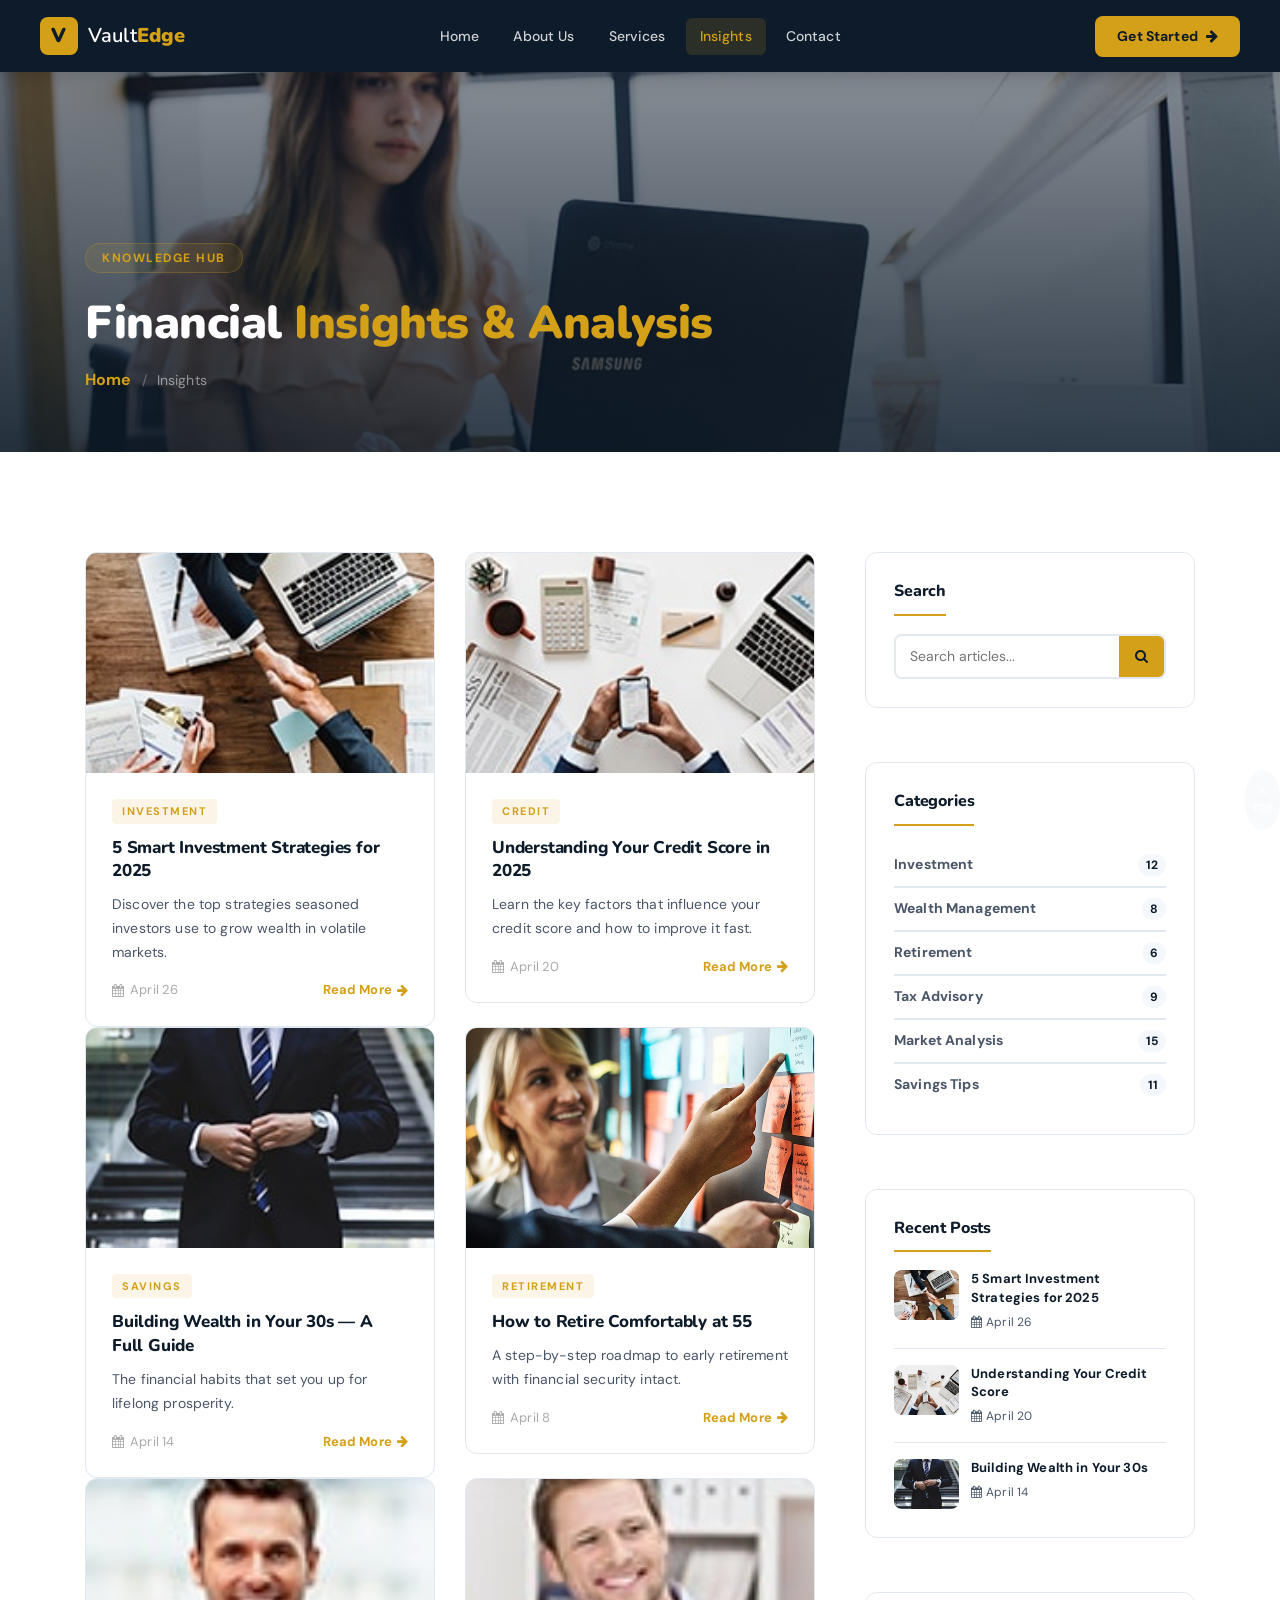
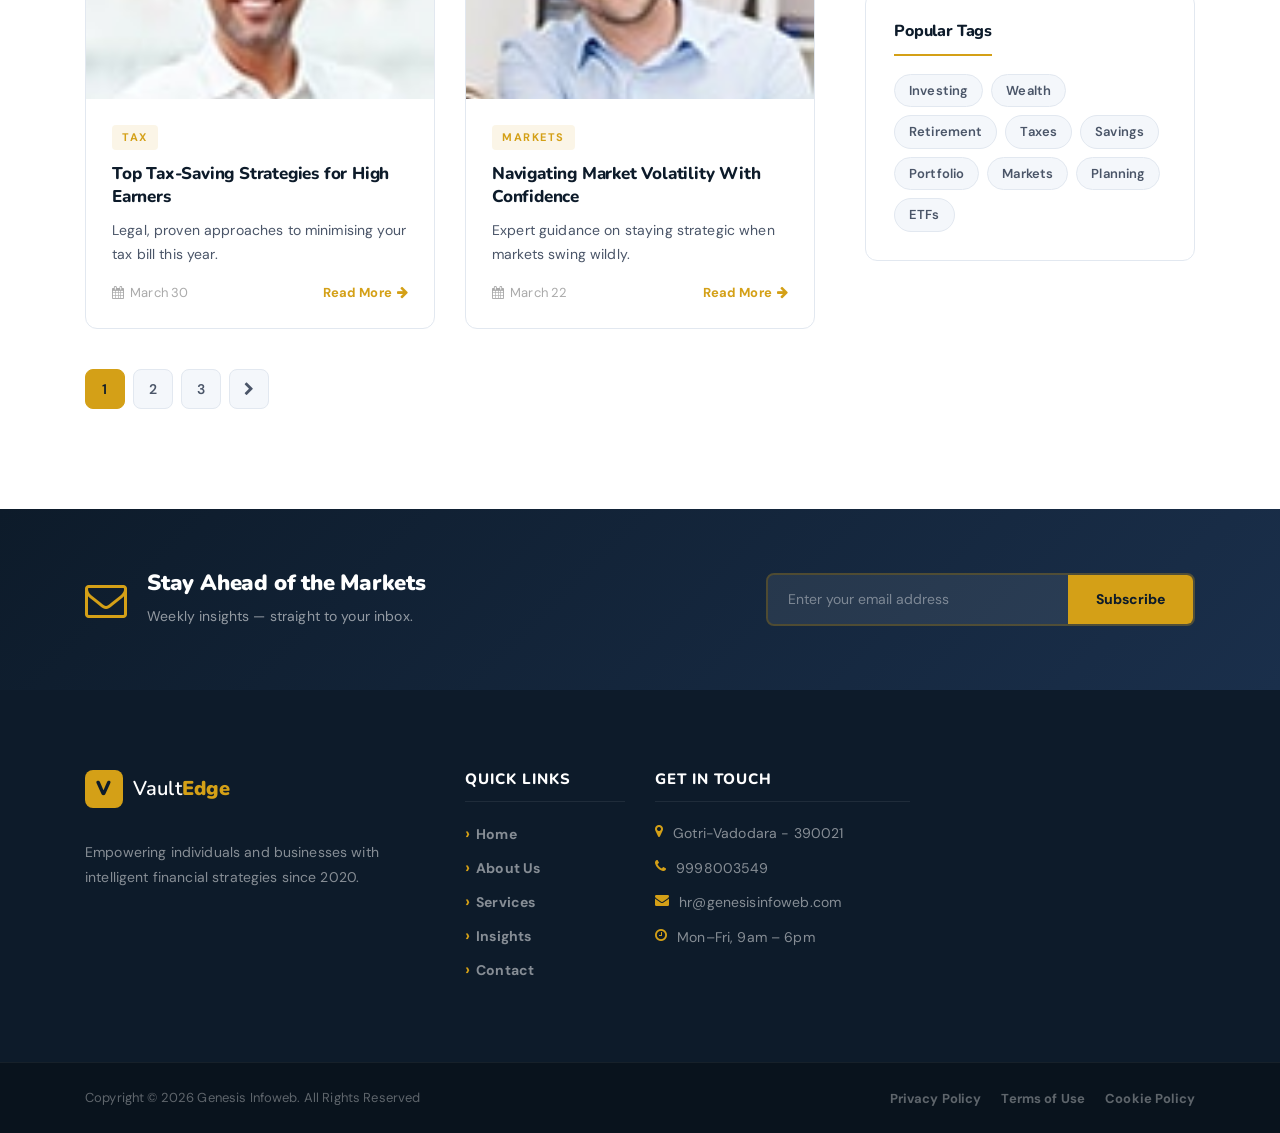
<file: post.html>
<!DOCTYPE html>
<html lang="en">
<head>
    <meta charset="UTF-8">
    <meta name="description" content="Genesis Infoweb blog — expert IT tips, digital transformation, and technology guides.">
    <meta http-equiv="X-UA-Compatible" content="IE=edge">
    <meta name="viewport" content="width=device-width, initial-scale=1, shrink-to-fit=no">
    <title>Financial Insights — Genesis Infoweb</title>
    <link rel="icon" href="img/GenesisLogo1.png">
    <link rel="stylesheet" href="style.css">
    <link rel="stylesheet" href="css/custom-override.css">
</head>
<body>
    <div class="preloader d-flex align-items-center justify-content-center">
        <div class="lds-ellipsis"><div></div><div></div><div></div><div></div></div>
    </div>
    <header class="ve-header" id="ve-sticky">
        <div class="container-fluid ve-nav-wrap">
            <div class="ve-logo"><a href="index.html"><span class="ve-logo-icon">V</span><span class="ve-logo-text">Vault<strong>Edge</strong></span></a></div>
            <nav class="ve-nav"><ul>
                <li><a href="index.html">Home</a></li>
                <!-- <li class="has-drop"><a href="about.html">About <i class="fa fa-angle-down"></i></a>
                    <ul class="ve-dropdown"><li><a href="about.html">About Us</a></li><li><a href="services.html">Our Services</a></li><li><a href="elements.html">UI Elements</a></li></ul>
                </li> -->
                <li><a href="about.html">About Us</a></li>
                <li><a href="services.html">Services</a></li>
                <!-- <li class="has-drop"><a href="#">Solutions <i class="fa fa-angle-down"></i></a>
                    <ul class="ve-dropdown"><li><a href="#">Wealth Management</a></li><li><a href="#">Retirement Plans</a></li><li><a href="#">Tax Advisory</a></li><li><a href="#">Risk Analysis</a></li></ul>
                </li> -->
                <li><a href="post.html" class="active">Insights</a></li>
                <li><a href="contact.html">Contact</a></li>
            </ul></nav>
            <div class="ve-nav-cta"><a href="contact.html" class="ve-cta-btn">Get Started <i class="fa fa-arrow-right"></i></a></div>
            <button class="ve-toggler" id="ve-toggle"><span></span><span></span><span></span></button>
        </div>
        <div class="ve-mobile-menu" id="ve-mobile-menu"><ul>
            <li><a href="index.html">Home</a></li><li><a href="about.html">About</a></li>
            <li><a href="services.html">Services</a></li><li><a href="#">Solutions</a></li>
            <!-- <li><a href="post.html">Insights</a></li> -->
            <li><a href="contact.html">Contact</a></li>
        </ul></div>
    </header>
    <section class="ve-page-hero" style="background-image:url(img/bg-img/24.jpg);">
        <div class="ve-page-hero-overlay"></div>
        <div class="container ve-page-hero-content">
            <span class="ve-section-tag">Knowledge Hub</span><h1>Financial <span>Insights &amp; Analysis</span></h1>
            <nav aria-label="breadcrumb"><ol class="ve-breadcrumb"><li><a href="index.html">Home</a></li><li class="active">Insights</li></ol></nav>
        </div>
    </section>

    <section class="ve-section">
        <div class="container">
            <div class="row">
                <div class="col-12 col-lg-8">
                    <div class="row">
                        <div class="col-12 col-md-6 wow fadeInUp" data-wow-delay="100ms"><div class="ve-insight-card"><div class="ve-insight-img bg-img" style="background-image:url(img/bg-img/10.jpg);"></div><div class="ve-insight-body"><span class="ve-insight-cat">Investment</span><h5><a href="single-post.html">5 Smart Investment Strategies for 2025</a></h5><p>Discover the top strategies seasoned investors use to grow wealth in volatile markets.</p><div class="ve-insight-meta"><span><i class="fa fa-calendar"></i> April 26</span><a href="single-post.html">Read More <i class="fa fa-arrow-right"></i></a></div></div></div></div>
                        <div class="col-12 col-md-6 wow fadeInUp" data-wow-delay="200ms"><div class="ve-insight-card"><div class="ve-insight-img bg-img" style="background-image:url(img/bg-img/11.jpg);"></div><div class="ve-insight-body"><span class="ve-insight-cat">Credit</span><h5><a href="single-post.html">Understanding Your Credit Score in 2025</a></h5><p>Learn the key factors that influence your credit score and how to improve it fast.</p><div class="ve-insight-meta"><span><i class="fa fa-calendar"></i> April 20</span><a href="single-post.html">Read More <i class="fa fa-arrow-right"></i></a></div></div></div></div>
                        <div class="col-12 col-md-6 wow fadeInUp" data-wow-delay="300ms"><div class="ve-insight-card"><div class="ve-insight-img bg-img" style="background-image:url(img/bg-img/12.jpg);"></div><div class="ve-insight-body"><span class="ve-insight-cat">Savings</span><h5><a href="single-post.html">Building Wealth in Your 30s — A Full Guide</a></h5><p>The financial habits that set you up for lifelong prosperity.</p><div class="ve-insight-meta"><span><i class="fa fa-calendar"></i> April 14</span><a href="single-post.html">Read More <i class="fa fa-arrow-right"></i></a></div></div></div></div>
                        <div class="col-12 col-md-6 wow fadeInUp" data-wow-delay="400ms"><div class="ve-insight-card"><div class="ve-insight-img bg-img" style="background-image:url(img/bg-img/23.jpg);"></div><div class="ve-insight-body"><span class="ve-insight-cat">Retirement</span><h5><a href="single-post.html">How to Retire Comfortably at 55</a></h5><p>A step-by-step roadmap to early retirement with financial security intact.</p><div class="ve-insight-meta"><span><i class="fa fa-calendar"></i> April 8</span><a href="single-post.html">Read More <i class="fa fa-arrow-right"></i></a></div></div></div></div>
                        <div class="col-12 col-md-6 wow fadeInUp" data-wow-delay="500ms"><div class="ve-insight-card"><div class="ve-insight-img bg-img" style="background-image:url(img/bg-img/25.jpg);"></div><div class="ve-insight-body"><span class="ve-insight-cat">Tax</span><h5><a href="single-post.html">Top Tax-Saving Strategies for High Earners</a></h5><p>Legal, proven approaches to minimising your tax bill this year.</p><div class="ve-insight-meta"><span><i class="fa fa-calendar"></i> March 30</span><a href="single-post.html">Read More <i class="fa fa-arrow-right"></i></a></div></div></div></div>
                        <div class="col-12 col-md-6 wow fadeInUp" data-wow-delay="600ms"><div class="ve-insight-card"><div class="ve-insight-img bg-img" style="background-image:url(img/bg-img/26.jpg);"></div><div class="ve-insight-body"><span class="ve-insight-cat">Markets</span><h5><a href="single-post.html">Navigating Market Volatility With Confidence</a></h5><p>Expert guidance on staying strategic when markets swing wildly.</p><div class="ve-insight-meta"><span><i class="fa fa-calendar"></i> March 22</span><a href="single-post.html">Read More <i class="fa fa-arrow-right"></i></a></div></div></div></div>
                    </div>
                    <div class="ve-pagination"><a href="#" class="active">1</a><a href="#">2</a><a href="#">3</a><a href="#"><i class="fa fa-chevron-right"></i></a></div>
                </div>
                <div class="col-12 col-lg-4">
                    <div class="ve-sidebar">
                        <div class="ve-sidebar-widget">
                            <h5 class="ve-sidebar-title">Search</h5>
                            <div class="ve-search-box"><input type="text" placeholder="Search articles..."><button><i class="fa fa-search"></i></button></div>
                        </div>
                        <div class="ve-sidebar-widget">
                            <h5 class="ve-sidebar-title">Categories</h5>
                            <ul class="ve-cat-list">
                                <li><a href="#">Investment <span>12</span></a></li>
                                <li><a href="#">Wealth Management <span>8</span></a></li>
                                <li><a href="#">Retirement <span>6</span></a></li>
                                <li><a href="#">Tax Advisory <span>9</span></a></li>
                                <li><a href="#">Market Analysis <span>15</span></a></li>
                                <li><a href="#">Savings Tips <span>11</span></a></li>
                            </ul>
                        </div>
                        <div class="ve-sidebar-widget">
                            <h5 class="ve-sidebar-title">Recent Posts</h5>
                            <div class="ve-recent-post"><div class="ve-rp-img bg-img" style="background-image:url(img/bg-img/10.jpg);"></div><div><a href="single-post.html">5 Smart Investment Strategies for 2025</a><span><i class="fa fa-calendar"></i> April 26</span></div></div>
                            <div class="ve-recent-post"><div class="ve-rp-img bg-img" style="background-image:url(img/bg-img/11.jpg);"></div><div><a href="single-post.html">Understanding Your Credit Score</a><span><i class="fa fa-calendar"></i> April 20</span></div></div>
                            <div class="ve-recent-post"><div class="ve-rp-img bg-img" style="background-image:url(img/bg-img/12.jpg);"></div><div><a href="single-post.html">Building Wealth in Your 30s</a><span><i class="fa fa-calendar"></i> April 14</span></div></div>
                        </div>
                        <div class="ve-sidebar-widget">
                            <h5 class="ve-sidebar-title">Popular Tags</h5>
                            <div class="ve-tags"><a href="#">Investing</a><a href="#">Wealth</a><a href="#">Retirement</a><a href="#">Taxes</a><a href="#">Savings</a><a href="#">Portfolio</a><a href="#">Markets</a><a href="#">Planning</a><a href="#">ETFs</a></div>
                        </div>
                    </div>
                </div>
            </div>
        </div>
    </section>
    <section class="ve-newsletter-section"><div class="container"><div class="ve-newsletter-wrap">
        <div class="ve-nl-left"><i class="fa fa-envelope-o"></i><div><h3>Stay Ahead of the Markets</h3><p>Weekly insights — straight to your inbox.</p></div></div>
        <div class="ve-nl-right"><form class="ve-nl-form" action="#" method="post"><input type="email" placeholder="Enter your email address" required><button type="submit">Subscribe</button></form></div>
    </div></div></section>
    <footer class="ve-footer"><div class="container"><div class="row">
        <div class="col-12 col-sm-6 col-lg-4 mb-50"><div class="ve-footer-brand">
            <a href="index.html" class="ve-footer-logo"><span class="ve-logo-icon">V</span><span class="ve-logo-text">Vault<strong>Edge</strong></span></a>
            <p>Empowering individuals and businesses with intelligent financial strategies since 2020.</p>
            <!-- <div class="ve-social"><a href="#"><i class="fa fa-facebook"></i></a><a href="#"><i class="fa fa-twitter"></i></a><a href="#"><i class="fa fa-linkedin"></i></a><a href="#"><i class="fa fa-instagram"></i></a></div> -->
        </div></div>
        <div class="col-12 col-sm-6 col-lg-2 mb-50"><h5 class="ve-footer-title">Quick Links</h5>
            <ul class="ve-footer-links"><li><a href="index.html">Home</a></li><li><a href="about.html">About Us</a></li><li><a href="services.html">Services</a></li><li><a href="post.html">Insights</a></li><li><a href="contact.html">Contact</a></li></ul>
        </div>
        
        <div class="col-12 col-sm-6 col-lg-3 mb-50">
                    <h5 class="ve-footer-title">Get In Touch</h5>
                    <ul class="ve-footer-contact">
                        <li><i class="fa fa-map-marker"></i> Gotri-Vadodara - 390021</li>
                        <li><i class="fa fa-phone"></i> 9998003549</li>
                        <li><i class="fa fa-envelope"></i> hr@genesisinfoweb.com</li>
                        <li><i class="fa fa-clock-o"></i> Mon–Fri, 9am – 6pm</li>
                    </ul>
                </div>
    </div></div>
    <div class="ve-footer-bottom"><div class="container"><div class="ve-footer-bottom-inner">
        <p>Copyright &copy; <script>document.write(new Date().getFullYear());</script> Genesis Infoweb. All Rights Reserved </p>
        <ul><li><a href="#">Privacy Policy</a></li><li><a href="#">Terms of Use</a></li><li><a href="#">Cookie Policy</a></li></ul>
    </div></div></div></footer>
    <script src="js/jquery/jquery-2.2.4.min.js"></script>
    <script src="js/bootstrap/popper.min.js"></script>
    <script src="js/bootstrap/bootstrap.min.js"></script>
    <script src="js/plugins/plugins.js"></script>
    <script src="js/active.js"></script>
    <script src="js/vaultedge.js"></script> <!-- Consider renaming this file if rebranding fully -->
</body></html>
</file>
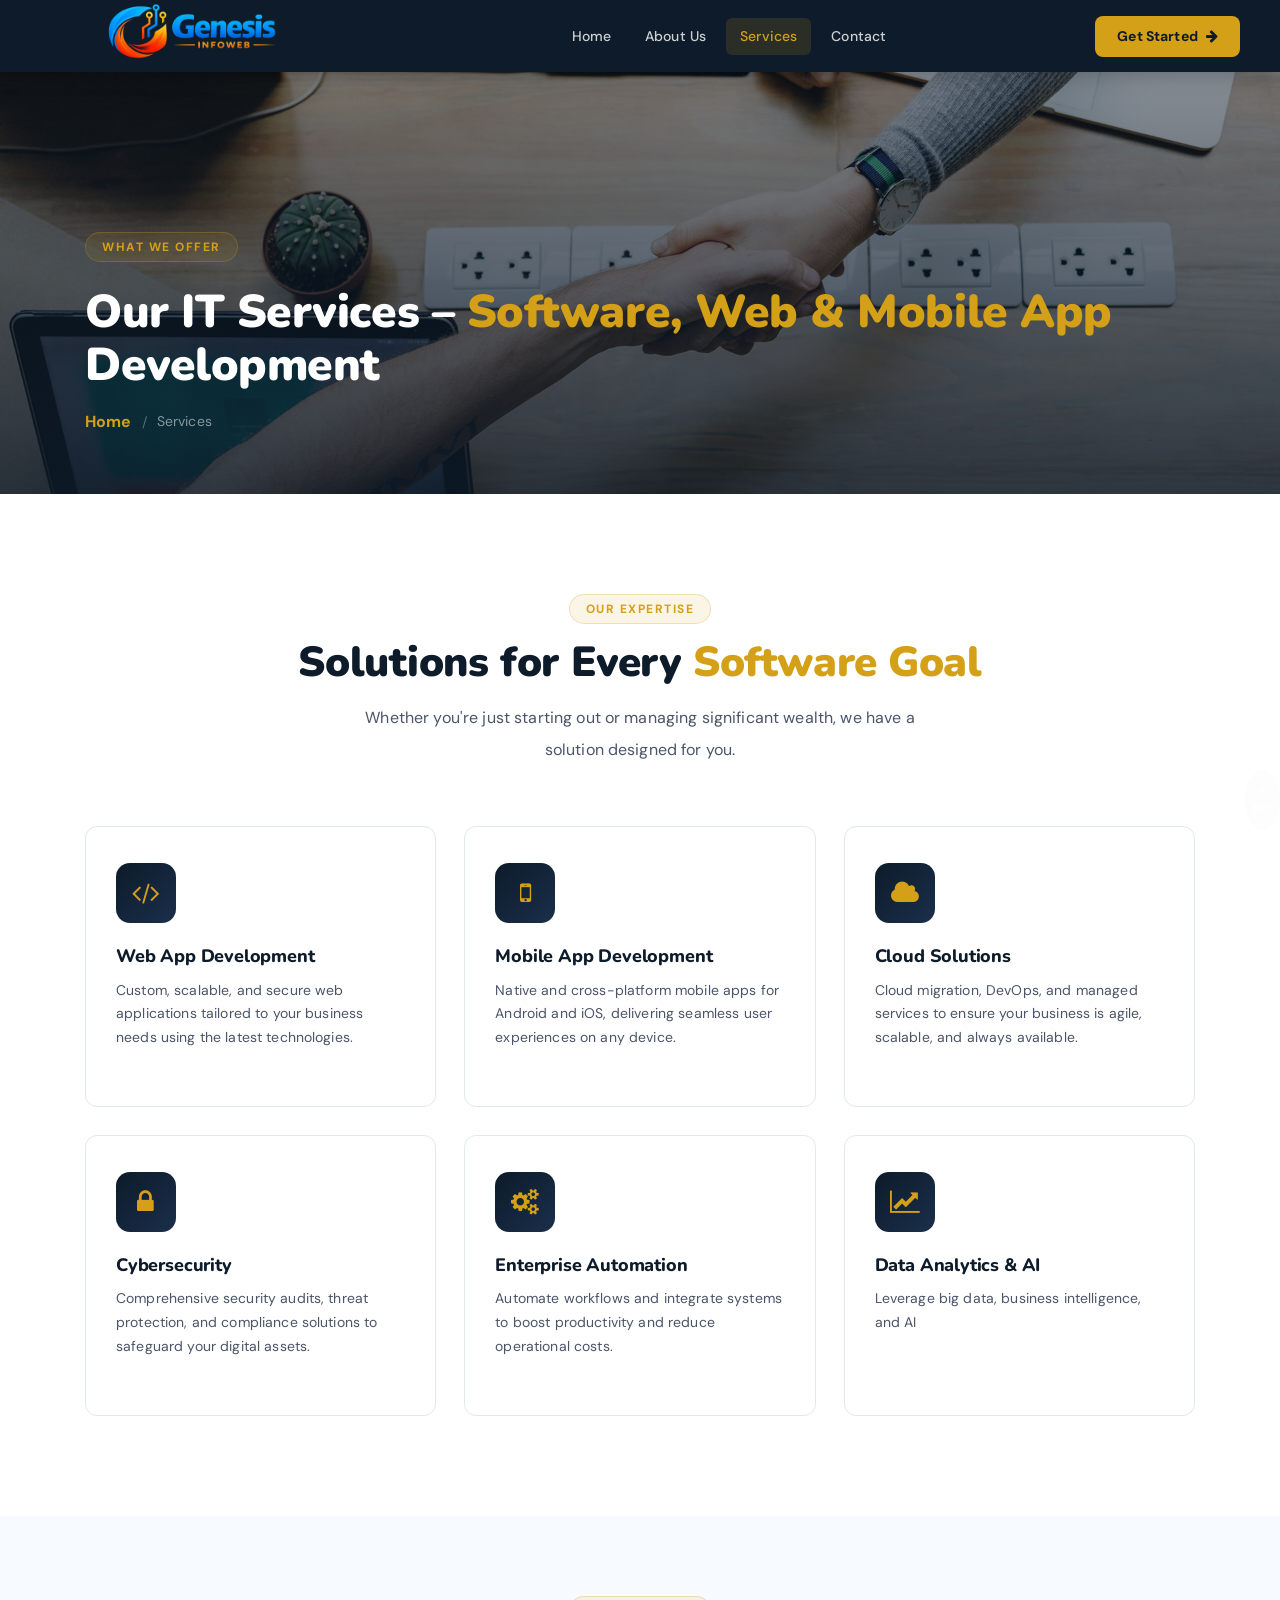
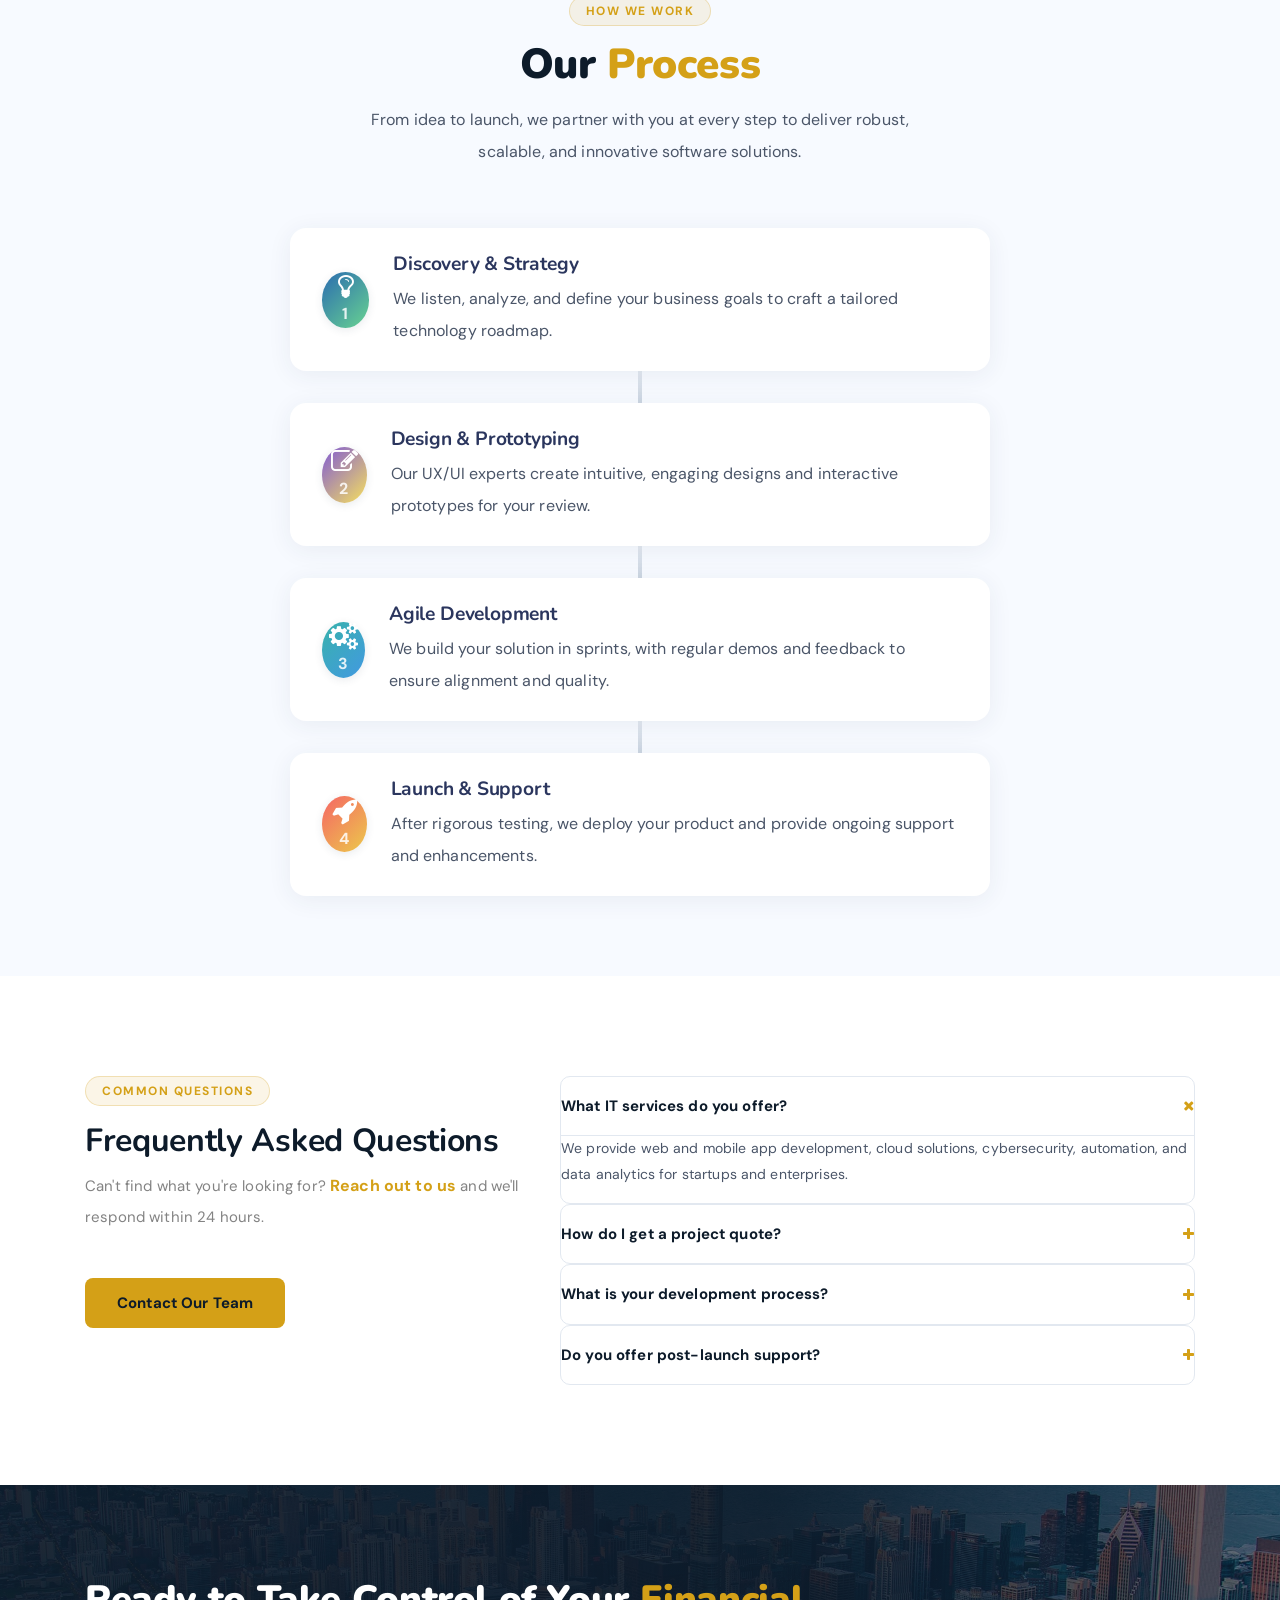
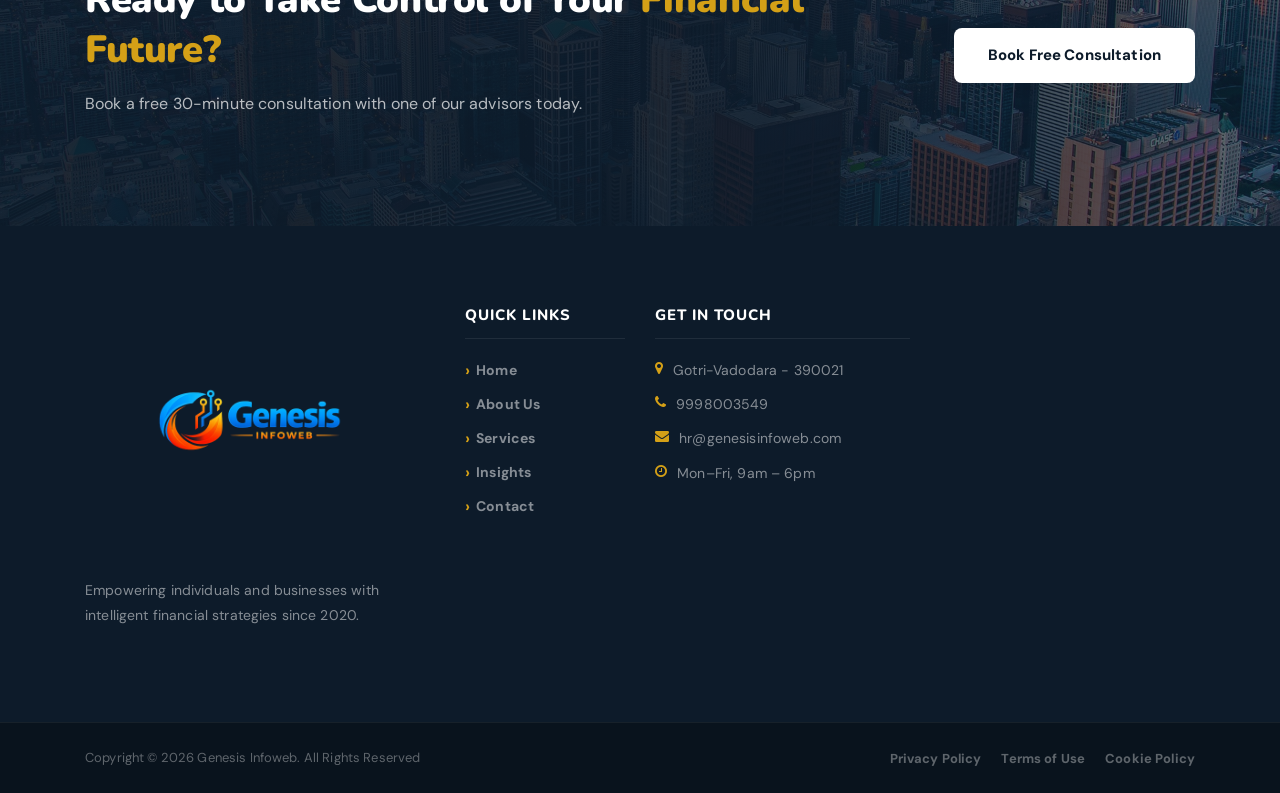
<file: services.html>
<!DOCTYPE html>
<html lang="en">
<head>
    <meta charset="UTF-8">
    <meta name="description" content="Genesis Infoweb offers IT solutions, web development, cloud, and digital transformation services.">
    <meta http-equiv="X-UA-Compatible" content="IE=edge">
    <meta name="viewport" content="width=device-width, initial-scale=1, shrink-to-fit=no">
    <title>IT Services & Software Development | Genesis Infoweb Solutions</title>
    <link rel="icon" href="img/GenesisLogo1.png">
    <link rel="stylesheet" href="style.css">
    <link rel="stylesheet" href="css/custom-override.css">
</head>
<body>
    <div class="preloader d-flex align-items-center justify-content-center">
        <div class="lds-ellipsis"><div></div><div></div><div></div><div></div></div>
    </div>
    <header class="ve-header" id="ve-sticky">
        <div class="container-fluid ve-nav-wrap">
            <div class="ve-logo">
                <a href="index.html">
                    <img src="img/GenesisLogo.png" alt="Genesis InfoWeb Logo" style="height:215px; width:auto; display:block;">
                </a>
                </div>
            <nav class="ve-nav">
                <ul>
                    <li><a href="index.html">Home</a></li>
                    <li><a href="about.html">About Us</a></li>
                    <li><a href="services.html" class="active">Services</a></li>
                    <!-- <li class="has-drop"><a href="#">Solutions <i class="fa fa-angle-down"></i></a>
                        <ul class="ve-dropdown">
                            <li><a href="#">Wealth Management</a></li>
                            <li><a href="#">Retirement Plans</a></li>
                            <li><a href="#">Tax Advisory</a></li>
                            <li><a href="#">Risk Analysis</a></li>
                        </ul>
                    </li> -->
                    <!-- <li><a href="post.html">Insights</a></li> -->
                    <li><a href="contact.html">Contact</a></li>
                </ul>
            </nav>
            <div class="ve-nav-cta"><a href="contact.html" class="ve-cta-btn">Get Started <i class="fa fa-arrow-right"></i></a></div>
            <button class="ve-toggler" id="ve-toggle"><span></span><span></span><span></span></button>
        </div>
        <div class="ve-mobile-menu" id="ve-mobile-menu">
            <ul>
                <li><a href="index.html">Home</a></li>
                <li><a href="about.html">About</a></li>
                <li><a href="services.html">Services</a></li>
                <li><a href="#">Solutions</a></li>
                <!-- <li><a href="post.html">Insights</a></li> -->
                <li><a href="contact.html">Contact</a></li>
            </ul>
        </div>
    </header>
    <section class="ve-page-hero" style="background-image:url(img/bg-img/20.jpg);">
        <div class="ve-page-hero-overlay"></div>
        <div class="container ve-page-hero-content">
            <span class="ve-section-tag">What We Offer</span>
            <h1>Our IT Services – <span>Software, Web & Mobile App</span> Development</h1>
            <nav aria-label="breadcrumb"><ol class="ve-breadcrumb"><li><a href="index.html">Home</a></li><li class="active">Services</li></ol></nav>
        </div>
    </section>

    <section class="ve-section">
        <div class="container">
            <div class="ve-section-header text-center">
                <span class="ve-section-tag">Our Expertise</span>
                <h2>Solutions for Every <span>Software Goal</span></h2>
                <p>Whether you're just starting out or managing significant wealth, we have a solution designed for you.</p>
            </div>
            <div class="ve-services-grid">
    <div class="ve-service-card wow fadeInUp" data-wow-delay="100ms">
        <div class="ve-service-icon"><i class="fa fa-code"></i></div>
        <h4>Web App Development</h4>
        <p>Custom, scalable, and secure web applications tailored to your business needs using the latest technologies.</p>
        
    </div>
    <div class="ve-service-card wow fadeInUp" data-wow-delay="200ms">
        <div class="ve-service-icon"><i class="fa fa-mobile"></i></div>
        <h4>Mobile App Development</h4>
        <p>Native and cross-platform mobile apps for Android and iOS, delivering seamless user experiences on any device.</p>
    </div>
    <div class="ve-service-card wow fadeInUp" data-wow-delay="300ms">
        <div class="ve-service-icon"><i class="fa fa-cloud"></i></div>
        <h4>Cloud Solutions</h4>
        <p>Cloud migration, DevOps, and managed services to ensure your business is agile, scalable, and always available.</p>
    </div>
    <div class="ve-service-card wow fadeInUp" data-wow-delay="400ms">
        <div class="ve-service-icon"><i class="fa fa-lock"></i></div>
        <h4>Cybersecurity</h4>
        <p>Comprehensive security audits, threat protection, and compliance solutions to safeguard your digital assets.</p>
    </div>
    <div class="ve-service-card wow fadeInUp" data-wow-delay="500ms">
        <div class="ve-service-icon"><i class="fa fa-cogs"></i></div>
        <h4>Enterprise Automation</h4>
        <p>Automate workflows and integrate systems to boost productivity and reduce operational costs.</p>
    </div>
    <div class="ve-service-card wow fadeInUp" data-wow-delay="600ms">
        <div class="ve-service-icon"><i class="fa fa-line-chart"></i></div>
        <h4>Data Analytics &amp; AI</h4>
        <p>Leverage big data, business intelligence, and AI
        </div>
    </section>

    <section class="ve-section ve-process-section" style="background: #f7faff;">
    <div class="container">
        <div class="ve-section-header text-center">
            <span class="ve-section-tag">How We Work</span>
            <h2>Our <span>Process</span></h2>
            <p>From idea to launch, we partner with you at every step to deliver robust, scalable, and innovative software solutions.</p>
        </div>
        <div class="ve-process-steps-vertical">
            <div class="ve-process-step-adv">
                <div class="ve-step-circle" style="background: linear-gradient(135deg, #2b6cb0 0%, #68d391 100%);">
                    <i class="fa fa-lightbulb-o"></i>
                    <span>1</span>
                </div>
                <div class="ve-step-content">
                    <h4>Discovery &amp; Strategy</h4>
                    <p>We listen, analyze, and define your business goals to craft a tailored technology roadmap.</p>
                </div>
            </div>
            <div class="ve-step-connector"></div>
            <div class="ve-process-step-adv">
                <div class="ve-step-circle" style="background: linear-gradient(135deg, #805ad5 0%, #f6e05e 100%);">
                    <i class="fa fa-pencil-square-o"></i>
                    <span>2</span>
                </div>
                <div class="ve-step-content">
                    <h4>Design &amp; Prototyping</h4>
                    <p>Our UX/UI experts create intuitive, engaging designs and interactive prototypes for your review.</p>
                </div>
            </div>
            <div class="ve-step-connector"></div>
            <div class="ve-process-step-adv">
                <div class="ve-step-circle" style="background: linear-gradient(135deg, #38b2ac 0%, #4299e1 100%);">
                    <i class="fa fa-cogs"></i>
                    <span>3</span>
                </div>
                <div class="ve-step-content">
                    <h4>Agile Development</h4>
                    <p>We build your solution in sprints, with regular demos and feedback to ensure alignment and quality.</p>
                </div>
            </div>
            <div class="ve-step-connector"></div>
            <div class="ve-process-step-adv">
                <div class="ve-step-circle" style="background: linear-gradient(135deg, #f56565 0%, #ecc94b 100%);">
                    <i class="fa fa-rocket"></i>
                    <span>4</span>
                </div>
                <div class="ve-step-content">
                    <h4>Launch &amp; Support</h4>
                    <p>After rigorous testing, we deploy your product and provide ongoing support and enhancements.</p>
                </div>
            </div>
        </div>
    </div>
</section>

    <section class="ve-section ve-faq-section">
        <div class="container">
            <div class="row align-items-start">
                <div class="col-12 col-lg-5 wow fadeInLeft" data-wow-delay="100ms">
                    <span class="ve-section-tag">Common Questions</span>
                    <h2>Frequently Asked <span>Questions</span></h2>
                    <p>Can't find what you're looking for? <a href="contact.html" style="color:var(--ve-gold);">Reach out to us</a> and we'll respond within 24 hours.</p>
                    <a href="contact.html" class="ve-btn-primary mt-30">Contact Our Team</a>
                </div>
                <div class="col-12 col-lg-7 wow fadeInRight" data-wow-delay="200ms">
                   <div class="ve-faq-list">
                    <div class="ve-faq-item open">
                        <div class="ve-faq-q"><span>What IT services do you offer?</span><i class="fa fa-plus"></i></div>
                        <div class="ve-faq-a">We provide web and mobile app development, cloud solutions, cybersecurity, automation, and data analytics for startups and enterprises.</div>
                    </div>
                    <div class="ve-faq-item">
                        <div class="ve-faq-q"><span>How do I get a project quote?</span><i class="fa fa-plus"></i></div>
                        <div class="ve-faq-a">Contact us with your requirements. We'll analyze your needs and provide a tailored proposal and estimate.</div>
                    </div>
                    <div class="ve-faq-item">
                        <div class="ve-faq-q"><span>What is your development process?</span><i class="fa fa-plus"></i></div>
                        <div class="ve-faq-a">We follow an agile, transparent process with regular updates, demos, and feedback at every stage.</div>
                    </div>
                    <div class="ve-faq-item">
                        <div class="ve-faq-q"><span>Do you offer post-launch support?</span><i class="fa fa-plus"></i></div>
                        <div class="ve-faq-a">Yes, we provide ongoing support, maintenance, and enhancements to ensure your solution stays up-to-date and secure.</div>
                    </div>
                </div>
                </div>
            </div>
        </div>
    </section>

    <section class="ve-cta-banner bg-img" style="background-image:url(img/bg-img/6.jpg);">
        <div class="ve-cta-overlay"></div>
        <div class="container ve-cta-content">
            <div class="row align-items-center">
                <div class="col-12 col-lg-8"><h2>Ready to Take Control of Your <span>Financial Future?</span></h2><p>Book a free 30-minute consultation with one of our advisors today.</p></div>
                <div class="col-12 col-lg-4 text-lg-right"><a href="contact.html" class="ve-btn-white">Book Free Consultation</a></div>
            </div>
        </div>
    </section>
    <footer class="ve-footer">
        <div class="container">
            <div class="row">
                <div class="col-12 col-sm-6 col-lg-4 mb-50">
                    <div class="ve-footer-brand">
                       <a href="index.html" class="ve-footer-logo">
                        <img src="img/GenesisLogo.png" alt="Genesis InfoWeb Logo" style="height:240px;width:auto;display:inline-block;vertical-align:middle;">
                        </a>
                        <p>Empowering individuals and businesses with intelligent financial strategies since 2020.</p>
                        <!-- <div class="ve-social"><a href="#"><i class="fa fa-facebook"></i></a><a href="#"><i class="fa fa-twitter"></i></a><a href="#"><i class="fa fa-linkedin"></i></a><a href="#"><i class="fa fa-instagram"></i></a></div> -->
                    </div>
                </div>
                <div class="col-12 col-sm-6 col-lg-2 mb-50">
                    <h5 class="ve-footer-title">Quick Links</h5>
                    <ul class="ve-footer-links"><li><a href="index.html">Home</a></li><li><a href="about.html">About Us</a></li><li><a href="services.html">Services</a></li><li><a href="post.html">Insights</a></li><li><a href="contact.html">Contact</a></li></ul>
                </div>
                
               <div class="col-12 col-sm-6 col-lg-3 mb-50">
                    <h5 class="ve-footer-title">Get In Touch</h5>
                    <ul class="ve-footer-contact">
                        <li><i class="fa fa-map-marker"></i> Gotri-Vadodara - 390021</li>
                        <li><i class="fa fa-phone"></i> 9998003549</li>
                        <li><i class="fa fa-envelope"></i> hr@genesisinfoweb.com</li>
                        <li><i class="fa fa-clock-o"></i> Mon–Fri, 9am – 6pm</li>
                    </ul>
                </div>
            </div>
        </div>
        <div class="ve-footer-bottom"><div class="container"><div class="ve-footer-bottom-inner">
            <p>Copyright &copy; <script>document.write(new Date().getFullYear());</script> Genesis Infoweb. All Rights Reserved </p>
            <ul><li><a href="#">Privacy Policy</a></li><li><a href="#">Terms of Use</a></li><li><a href="#">Cookie Policy</a></li></ul>
        </div></div></div>
    </footer>
    <script src="js/jquery/jquery-2.2.4.min.js"></script>
    <script src="js/bootstrap/popper.min.js"></script>
    <script src="js/bootstrap/bootstrap.min.js"></script>
    <script src="js/plugins/plugins.js"></script>
    <script src="js/active.js"></script>
    <script src="js/vaultedge.js"></script>
</body>
</html>
</file>
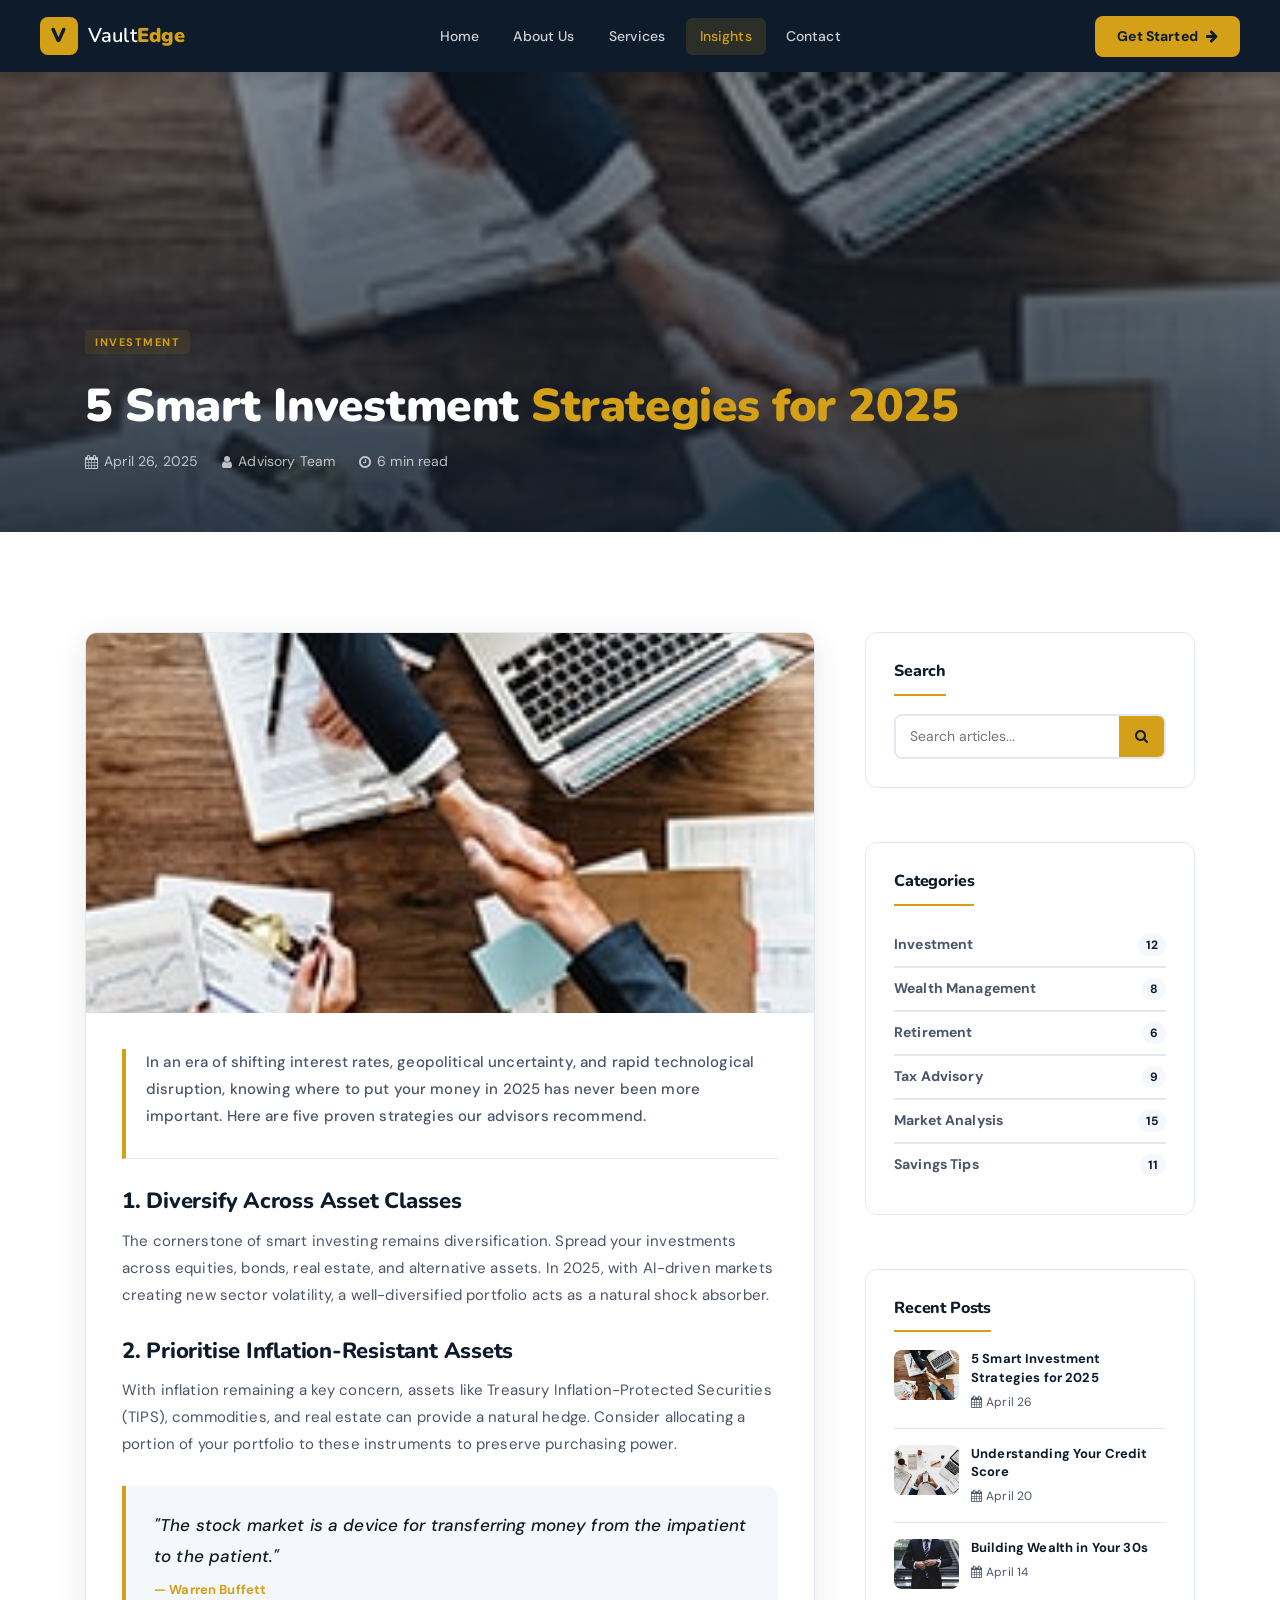
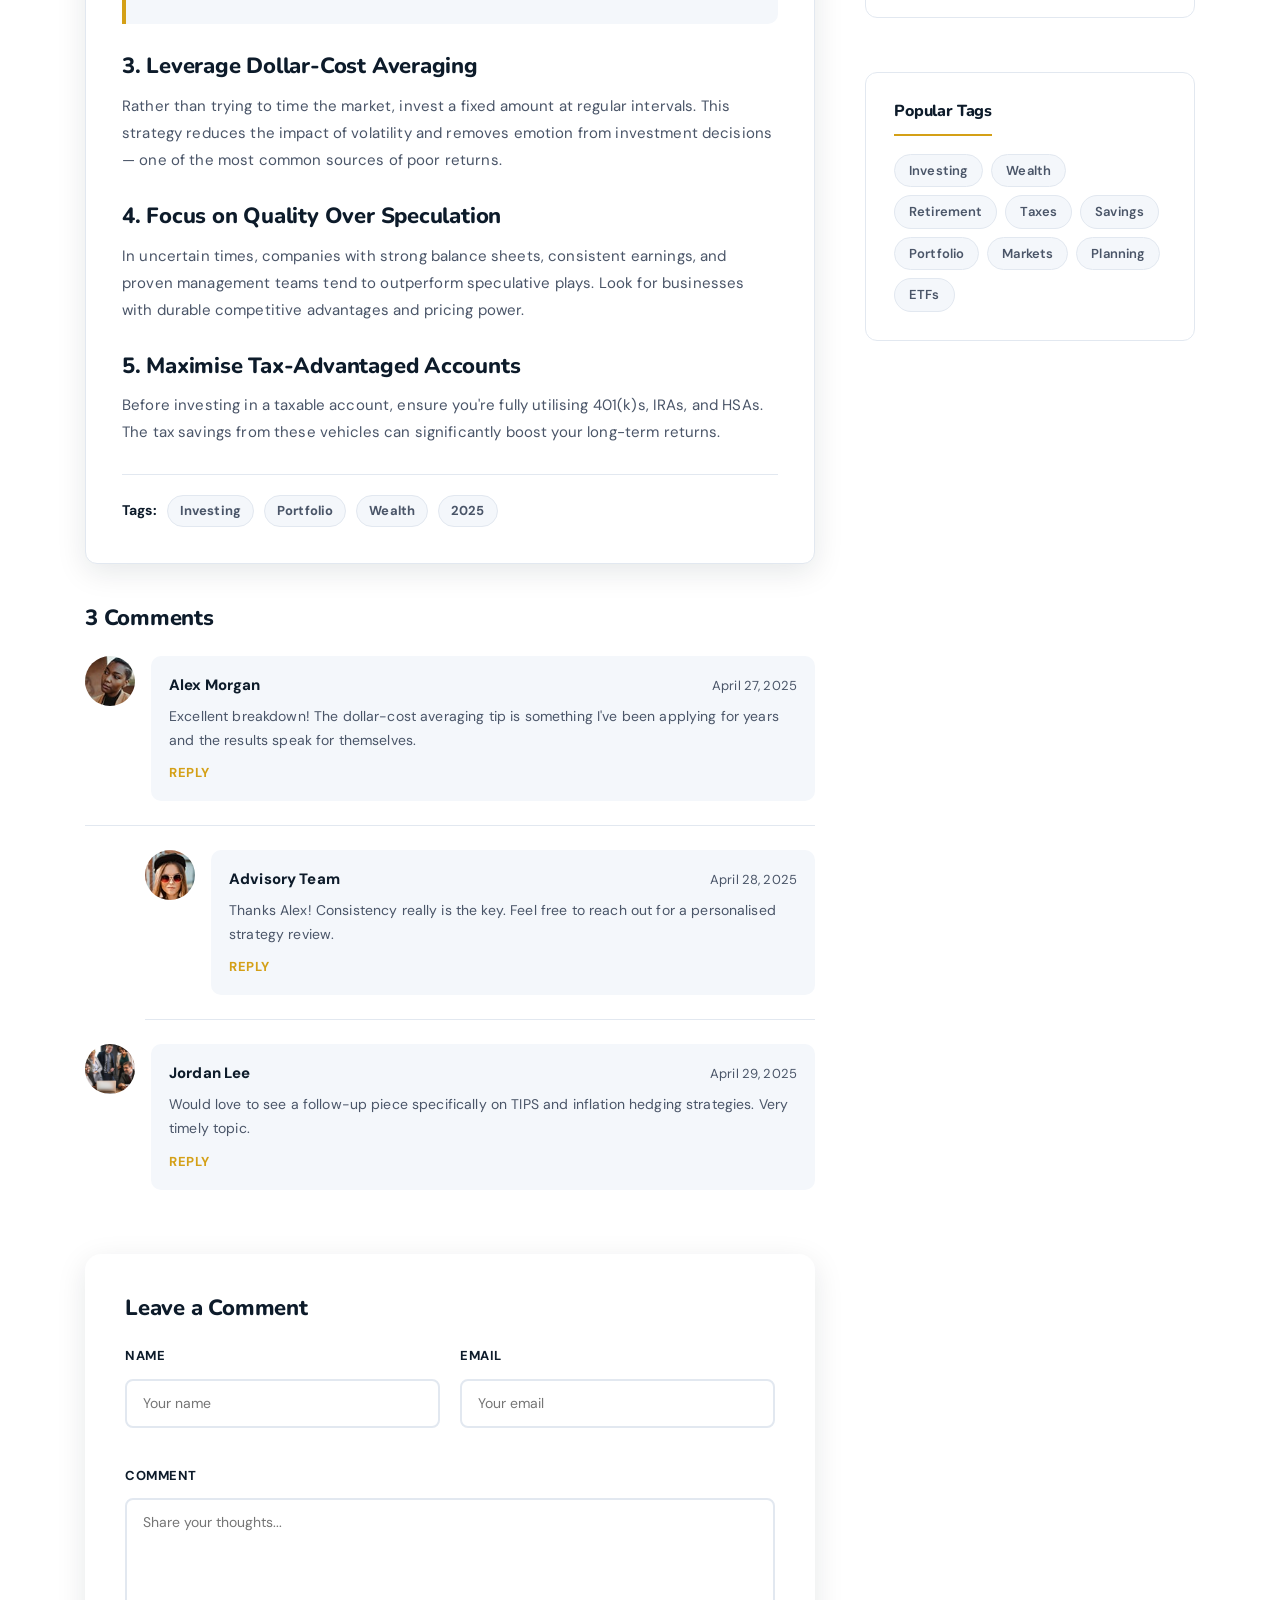
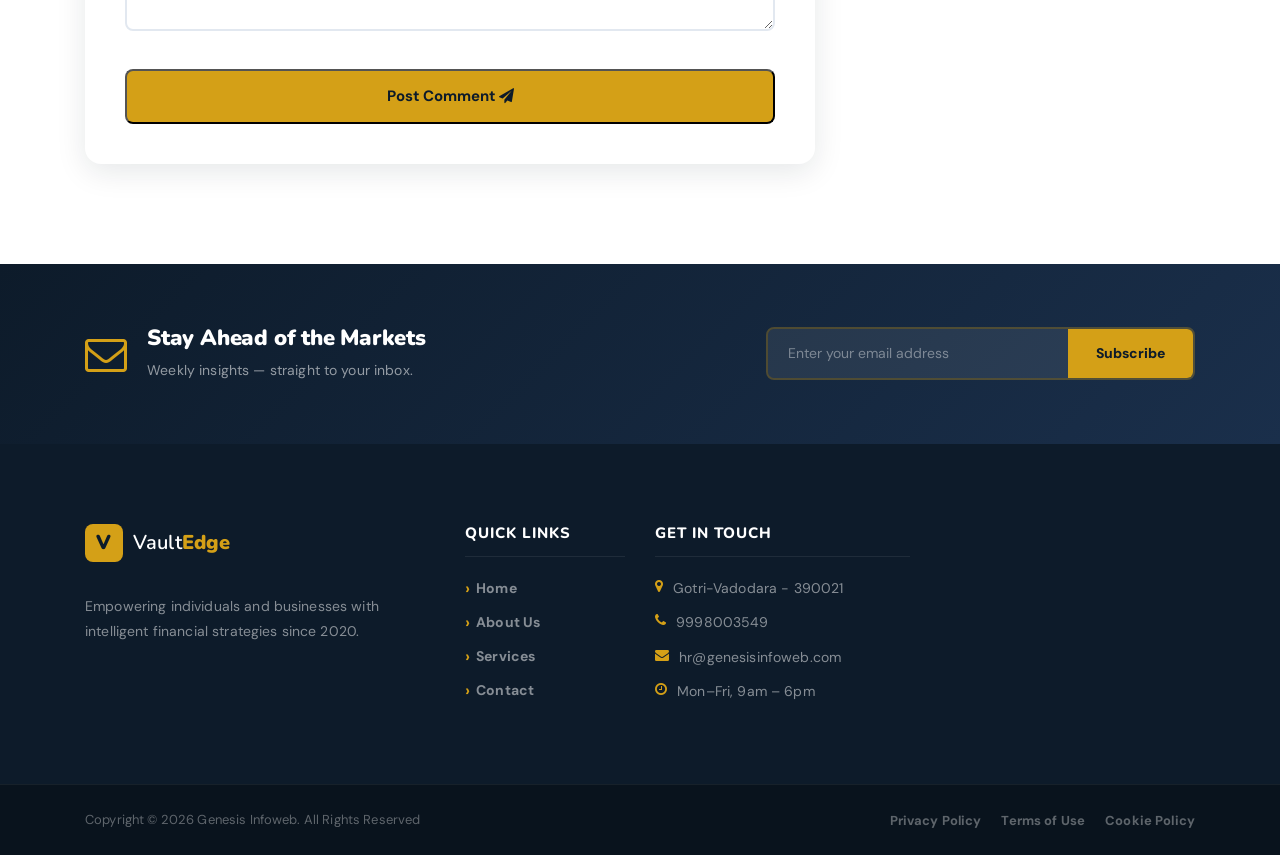
<file: single-post.html>
<!DOCTYPE html>
<html lang="en">
<head>
    <meta charset="UTF-8">
    <meta name="description" content="VaultEdge advisors share their top 5 investment strategies for building wealth in 2025.">
    <meta http-equiv="X-UA-Compatible" content="IE=edge">
    <meta name="viewport" content="width=device-width, initial-scale=1, shrink-to-fit=no">
    <title>5 Smart Investment Strategies — VaultEdge</title>
    <link rel="icon" href="img/GenesisLogo1.png">
    <link rel="stylesheet" href="style.css">
    <link rel="stylesheet" href="css/custom-override.css">
</head>
<body>
    <div class="preloader d-flex align-items-center justify-content-center">
        <div class="lds-ellipsis"><div></div><div></div><div></div><div></div></div>
    </div>
    <header class="ve-header" id="ve-sticky">
        <div class="container-fluid ve-nav-wrap">
            <div class="ve-logo"><a href="index.html"><span class="ve-logo-icon">V</span><span class="ve-logo-text">Vault<strong>Edge</strong></span></a></div>
            <nav class="ve-nav"><ul>
                <li><a href="index.html">Home</a></li>
                <li><a href="about.html">About Us</a></li>
                <li><a href="services.html">Services</a></li>
                <!-- <li class="has-drop"><a href="#">Solutions <i class="fa fa-angle-down"></i></a>
                    <ul class="ve-dropdown"><li><a href="#">Wealth Management</a></li><li><a href="#">Retirement Plans</a></li><li><a href="#">Tax Advisory</a></li><li><a href="#">Risk Analysis</a></li></ul>
                </li> -->
                <li><a href="post.html" class="active">Insights</a></li>
                <li><a href="contact.html">Contact</a></li>
            </ul></nav>
            <div class="ve-nav-cta"><a href="contact.html" class="ve-cta-btn">Get Started <i class="fa fa-arrow-right"></i></a></div>
            <button class="ve-toggler" id="ve-toggle"><span></span><span></span><span></span></button>
        </div>
        <div class="ve-mobile-menu" id="ve-mobile-menu"><ul>
            <li><a href="index.html">Home</a></li><li><a href="about.html">About</a></li>
            <li><a href="services.html">Services</a></li><li><a href="#">Solutions</a></li>
            <!-- <li><a href="post.html">Insights</a></li> -->
            <li><a href="contact.html">Contact</a></li>
        </ul></div>
    </header>
    <section class="ve-page-hero ve-page-hero-sm" style="background-image:url(img/bg-img/10.jpg);">
        <div class="ve-page-hero-overlay"></div>
        <div class="container ve-page-hero-content">
            <span class="ve-insight-cat" style="margin-bottom:16px;">Investment</span>
            <h1>5 Smart Investment <span>Strategies for 2025</span></h1>
            <div class="ve-post-meta-hero">
                <span><i class="fa fa-calendar"></i> April 26, 2025</span>
                <span><i class="fa fa-user"></i> Advisory Team</span>
                <span><i class="fa fa-clock-o"></i> 6 min read</span>
            </div>
        </div>
    </section>

    <section class="ve-section">
        <div class="container">
            <div class="row">
                <div class="col-12 col-lg-8">
                    <article class="ve-article">
                        <div class="ve-article-featured bg-img" style="background-image:url(img/bg-img/10.jpg);"></div>
                        <div class="ve-article-body">
                            <p class="ve-article-lead">In an era of shifting interest rates, geopolitical uncertainty, and rapid technological disruption, knowing where to put your money in 2025 has never been more important. Here are five proven strategies our advisors recommend.</p>
                            <h3>1. Diversify Across Asset Classes</h3>
                            <p>The cornerstone of smart investing remains diversification. Spread your investments across equities, bonds, real estate, and alternative assets. In 2025, with AI-driven markets creating new sector volatility, a well-diversified portfolio acts as a natural shock absorber.</p>
                            <h3>2. Prioritise Inflation-Resistant Assets</h3>
                            <p>With inflation remaining a key concern, assets like Treasury Inflation-Protected Securities (TIPS), commodities, and real estate can provide a natural hedge. Consider allocating a portion of your portfolio to these instruments to preserve purchasing power.</p>
                            <blockquote class="ve-blockquote"><p>"The stock market is a device for transferring money from the impatient to the patient."</p><cite>— Warren Buffett</cite></blockquote>
                            <h3>3. Leverage Dollar-Cost Averaging</h3>
                            <p>Rather than trying to time the market, invest a fixed amount at regular intervals. This strategy reduces the impact of volatility and removes emotion from investment decisions — one of the most common sources of poor returns.</p>
                            <h3>4. Focus on Quality Over Speculation</h3>
                            <p>In uncertain times, companies with strong balance sheets, consistent earnings, and proven management teams tend to outperform speculative plays. Look for businesses with durable competitive advantages and pricing power.</p>
                            <h3>5. Maximise Tax-Advantaged Accounts</h3>
                            <p>Before investing in a taxable account, ensure you're fully utilising 401(k)s, IRAs, and HSAs. The tax savings from these vehicles can significantly boost your long-term returns.</p>
                            <div class="ve-article-tags"><strong>Tags:</strong><a href="#">Investing</a><a href="#">Portfolio</a><a href="#">Wealth</a><a href="#">2025</a></div>
                            <!-- <div class="ve-article-share"><strong>Share:</strong><a href="#"><i class="fa fa-facebook"></i></a><a href="#"><i class="fa fa-twitter"></i></a><a href="#"><i class="fa fa-linkedin"></i></a></div> -->
                        </div>
                    </article>
                    <div class="ve-comments-section">
                        <h4>3 Comments</h4>
                        <div class="ve-comment"><div class="ve-comment-avatar bg-img" style="background-image:url(img/bg-img/32.jpg);"></div><div class="ve-comment-body"><div class="ve-comment-meta"><strong>Alex Morgan</strong><span>April 27, 2025</span></div><p>Excellent breakdown! The dollar-cost averaging tip is something I've been applying for years and the results speak for themselves.</p><a href="#" class="ve-reply-btn">Reply</a></div></div>
                        <div class="ve-comment ve-comment-reply"><div class="ve-comment-avatar bg-img" style="background-image:url(img/bg-img/33.jpg);"></div><div class="ve-comment-body"><div class="ve-comment-meta"><strong>Advisory Team</strong><span>April 28, 2025</span></div><p>Thanks Alex! Consistency really is the key. Feel free to reach out for a personalised strategy review.</p><a href="#" class="ve-reply-btn">Reply</a></div></div>
                        <div class="ve-comment"><div class="ve-comment-avatar bg-img" style="background-image:url(img/bg-img/14.jpg);"></div><div class="ve-comment-body"><div class="ve-comment-meta"><strong>Jordan Lee</strong><span>April 29, 2025</span></div><p>Would love to see a follow-up piece specifically on TIPS and inflation hedging strategies. Very timely topic.</p><a href="#" class="ve-reply-btn">Reply</a></div></div>
                    </div>
                    <div class="ve-comment-form-wrap">
                        <h4>Leave a Comment</h4>
                        <form class="ve-contact-form" action="#" method="post">
                            <div class="ve-form-row"><div class="ve-form-group"><label>Name</label><input type="text" placeholder="Your name" required></div><div class="ve-form-group"><label>Email</label><input type="email" placeholder="Your email" required></div></div>
                            <div class="ve-form-group"><label>Comment</label><textarea rows="5" placeholder="Share your thoughts..."></textarea></div>
                            <button type="submit" class="ve-btn-primary">Post Comment <i class="fa fa-paper-plane"></i></button>
                        </form>
                    </div>
                </div>
                <div class="col-12 col-lg-4">
                    <div class="ve-sidebar">
                        <div class="ve-sidebar-widget">
                            <h5 class="ve-sidebar-title">Search</h5>
                            <div class="ve-search-box"><input type="text" placeholder="Search articles..."><button><i class="fa fa-search"></i></button></div>
                        </div>
                        <div class="ve-sidebar-widget">
                            <h5 class="ve-sidebar-title">Categories</h5>
                            <ul class="ve-cat-list">
                                <li><a href="#">Investment <span>12</span></a></li>
                                <li><a href="#">Wealth Management <span>8</span></a></li>
                                <li><a href="#">Retirement <span>6</span></a></li>
                                <li><a href="#">Tax Advisory <span>9</span></a></li>
                                <li><a href="#">Market Analysis <span>15</span></a></li>
                                <li><a href="#">Savings Tips <span>11</span></a></li>
                            </ul>
                        </div>
                        <div class="ve-sidebar-widget">
                            <h5 class="ve-sidebar-title">Recent Posts</h5>
                            <div class="ve-recent-post"><div class="ve-rp-img bg-img" style="background-image:url(img/bg-img/10.jpg);"></div><div><a href="single-post.html">5 Smart Investment Strategies for 2025</a><span><i class="fa fa-calendar"></i> April 26</span></div></div>
                            <div class="ve-recent-post"><div class="ve-rp-img bg-img" style="background-image:url(img/bg-img/11.jpg);"></div><div><a href="single-post.html">Understanding Your Credit Score</a><span><i class="fa fa-calendar"></i> April 20</span></div></div>
                            <div class="ve-recent-post"><div class="ve-rp-img bg-img" style="background-image:url(img/bg-img/12.jpg);"></div><div><a href="single-post.html">Building Wealth in Your 30s</a><span><i class="fa fa-calendar"></i> April 14</span></div></div>
                        </div>
                        <div class="ve-sidebar-widget">
                            <h5 class="ve-sidebar-title">Popular Tags</h5>
                            <div class="ve-tags"><a href="#">Investing</a><a href="#">Wealth</a><a href="#">Retirement</a><a href="#">Taxes</a><a href="#">Savings</a><a href="#">Portfolio</a><a href="#">Markets</a><a href="#">Planning</a><a href="#">ETFs</a></div>
                        </div>
                    </div>
                </div>
            </div>
        </div>
    </section>
    <section class="ve-newsletter-section"><div class="container"><div class="ve-newsletter-wrap">
        <div class="ve-nl-left"><i class="fa fa-envelope-o"></i><div><h3>Stay Ahead of the Markets</h3><p>Weekly insights — straight to your inbox.</p></div></div>
        <div class="ve-nl-right"><form class="ve-nl-form" action="#" method="post"><input type="email" placeholder="Enter your email address" required><button type="submit">Subscribe</button></form></div>
    </div></div></section>
    <footer class="ve-footer"><div class="container"><div class="row">
        <div class="col-12 col-sm-6 col-lg-4 mb-50"><div class="ve-footer-brand">
            <a href="index.html" class="ve-footer-logo"><span class="ve-logo-icon">V</span><span class="ve-logo-text">Vault<strong>Edge</strong></span></a>
            <p>Empowering individuals and businesses with intelligent financial strategies since 2020.</p>
            <!-- <div class="ve-social"><a href="#"><i class="fa fa-facebook"></i></a><a href="#"><i class="fa fa-twitter"></i></a><a href="#"><i class="fa fa-linkedin"></i></a><a href="#"><i class="fa fa-instagram"></i></a></div> -->
        </div></div>
        <div class="col-12 col-sm-6 col-lg-2 mb-50"><h5 class="ve-footer-title">Quick Links</h5>
            <ul class="ve-footer-links"><li><a href="index.html">Home</a></li><li><a href="about.html">About Us</a></li><li><a href="services.html">Services</a></li>
                <!-- <li><a href="post.html">Insights</a></li> -->
                <li><a href="contact.html">Contact</a></li></ul>
        </div>
       
       <div class="col-12 col-sm-6 col-lg-3 mb-50">
                    <h5 class="ve-footer-title">Get In Touch</h5>
                    <ul class="ve-footer-contact">
                        <li><i class="fa fa-map-marker"></i> Gotri-Vadodara - 390021</li>
                        <li><i class="fa fa-phone"></i> 9998003549</li>
                        <li><i class="fa fa-envelope"></i> hr@genesisinfoweb.com</li>
                        <li><i class="fa fa-clock-o"></i> Mon–Fri, 9am – 6pm</li>
                    </ul>
                </div>
    </div></div>
    <div class="ve-footer-bottom"><div class="container"><div class="ve-footer-bottom-inner">
        <p>Copyright &copy; <script>document.write(new Date().getFullYear());</script> Genesis Infoweb. All Rights Reserved </p>
        <ul><li><a href="#">Privacy Policy</a></li><li><a href="#">Terms of Use</a></li><li><a href="#">Cookie Policy</a></li></ul>
    </div></div></div></footer>
    <script src="js/jquery/jquery-2.2.4.min.js"></script>
    <script src="js/bootstrap/popper.min.js"></script>
    <script src="js/bootstrap/bootstrap.min.js"></script>
    <script src="js/plugins/plugins.js"></script>
    <script src="js/active.js"></script>
    <script src="js/vaultedge.js"></script>
</body></html>
</file>
<file: style.css>
/* [Core Stylesheet - 1.0] */
/* :: 1.0 Import Fonts */
@import url("https://fonts.googleapis.com/css2?family=Raleway:wght@300;400;500;600;700&family=Source+Sans+3:wght@300;400;600;700&display=swap");
/* :: 2.0 Import All CSS */
@import url(css/bootstrap.min.css);
@import url(css/classy-nav.css);
@import url(css/owl.carousel.min.css);
@import url(css/animate.css);
@import url(css/font-awesome.min.css);
@import url(css/credit-icon.css);
/* :: 3.0 Base CSS */
* {
  margin: 0;
  padding: 0; }

body {
  font-family: "Source Sans 3", sans-serif;
  font-size: 14px; }

h1,
h2,
h3,
h4,
h5,
h6 {
  font-family: "Raleway", sans-serif;
  color: #000000;
  line-height: 1.3;
  font-weight: 700; }

p {
  color: #838383;
  font-size: 15px;
  line-height: 2;
  font-weight: 400; }

a,
a:hover,
a:focus {
  -webkit-transition-duration: 500ms;
  transition-duration: 500ms;
  text-decoration: none;
  outline: 0 solid transparent;
  color: #000000;
  font-weight: 700;
  font-size: 16px; }

ul,
ol {
  margin: 0; }
  ul li,
  ol li {
    list-style: none; }

img {
  height: auto;
  max-width: 100%; }

/* :: 3.1.0 Spacing */
.mt-15 {
  margin-top: 15px !important; }

.mt-30 {
  margin-top: 30px !important; }

.mt-50 {
  margin-top: 50px !important; }

.mt-70 {
  margin-top: 70px !important; }

.mt-100 {
  margin-top: 100px !important; }

.mb-15 {
  margin-bottom: 15px !important; }

.mb-30 {
  margin-bottom: 30px !important; }

.mb-50 {
  margin-bottom: 50px !important; }

.mb-70 {
  margin-bottom: 70px !important; }

.mb-100 {
  margin-bottom: 100px !important; }

.ml-15 {
  margin-left: 15px !important; }

.ml-30 {
  margin-left: 30px !important; }

.ml-50 {
  margin-left: 50px !important; }

.mr-15 {
  margin-right: 15px !important; }

.mr-30 {
  margin-right: 30px !important; }

.mr-50 {
  margin-right: 50px !important; }

/* :: 3.2.0 Height */
.height-400 {
  height: 400px !important; }

.height-500 {
  height: 500px !important; }

.height-600 {
  height: 600px !important; }

.height-700 {
  height: 700px !important; }

.height-800 {
  height: 800px !important; }

/* :: 3.3.0 Section Padding */
.section-padding-100 {
  padding-top: 100px;
  padding-bottom: 100px; }

.section-padding-100-0 {
  padding-top: 100px;
  padding-bottom: 0; }

.section-padding-0-100 {
  padding-top: 0;
  padding-bottom: 100px; }

.section-padding-100-70 {
  padding-top: 100px;
  padding-bottom: 70px; }

/* :: 3.4.0 Preloader */
.preloader {
  background-color: #1b3a6b;
  width: 100%;
  height: 100%;
  position: fixed;
  top: 0;
  left: 0;
  right: 0;
  z-index: 99999; }
  .preloader .lds-ellipsis {
    display: inline-block;
    position: relative;
    width: 64px;
    height: 64px; }
    .preloader .lds-ellipsis div {
      position: absolute;
      top: 27px;
      width: 11px;
      height: 11px;
      border-radius: 50%;
      background: #0e9c7f;
      animation-timing-function: cubic-bezier(0, 1, 1, 0); }
      .preloader .lds-ellipsis div:nth-child(1) {
        left: 6px;
        -webkit-animation: lds-ellipsis1 0.6s infinite;
        animation: lds-ellipsis1 0.6s infinite; }
      .preloader .lds-ellipsis div:nth-child(2) {
        left: 6px;
        -webkit-animation: lds-ellipsis2 0.6s infinite;
        animation: lds-ellipsis2 0.6s infinite; }
      .preloader .lds-ellipsis div:nth-child(3) {
        left: 26px;
        -webkit-animation: lds-ellipsis2 0.6s infinite;
        animation: lds-ellipsis2 0.6s infinite; }
      .preloader .lds-ellipsis div:nth-child(4) {
        left: 45px;
        -webkit-animation: lds-ellipsis3 0.6s infinite;
        animation: lds-ellipsis3 0.6s infinite; }

@-webkit-keyframes lds-ellipsis1 {
  0% {
    -webkit-transform: scale(0);
    transform: scale(0); }
  100% {
    -webkit-transform: scale(1);
    transform: scale(1); } }
@keyframes lds-ellipsis1 {
  0% {
    -webkit-transform: scale(0);
    transform: scale(0); }
  100% {
    -webkit-transform: scale(1);
    transform: scale(1); } }
@-webkit-keyframes lds-ellipsis3 {
  0% {
    -webkit-transform: scale(1);
    transform: scale(1); }
  100% {
    -webkit-transform: scale(0);
    transform: scale(0); } }
@keyframes lds-ellipsis3 {
  0% {
    -webkit-transform: scale(1);
    transform: scale(1); }
  100% {
    -webkit-transform: scale(0);
    transform: scale(0); } }
@-webkit-keyframes lds-ellipsis2 {
  0% {
    -webkit-transform: translate(0, 0);
    transform: translate(0, 0); }
  100% {
    -webkit-transform: translate(19px, 0);
    transform: translate(19px, 0); } }
@keyframes lds-ellipsis2 {
  0% {
    -webkit-transform: translate(0, 0);
    transform: translate(0, 0); }
  100% {
    -webkit-transform: translate(19px, 0);
    transform: translate(19px, 0); } }
/* :: 3.5.0 Miscellaneous */
.jarallax {
  position: relative;
  z-index: 0; }

.jarallax > .jarallax-img {
  position: absolute;
  object-fit: cover;
  font-family: 'object-fit: cover;';
  top: 0;
  left: 0;
  width: 100%;
  height: 100%;
  z-index: -1; }

.section-heading {
  position: relative;
  z-index: 1;
  margin-bottom: 30px; }
  .section-heading .line {
    width: 25px;
    height: 5px;
    border-radius: 3px;
    background-color: #0e9c7f;
    margin-bottom: 20px; }
  .section-heading p {
    font-size: 12px;
    margin-bottom: 0;
    letter-spacing: 2px;
    color: #a5a5a5;
    text-transform: uppercase; }
  .section-heading h2 {
    font-size: 36px;
    color: #212121;
    font-weight: 700;
    margin-bottom: 0; }
    @media only screen and (min-width: 992px) and (max-width: 1199px) {
      .section-heading h2 {
        font-size: 28px; } }
    @media only screen and (min-width: 768px) and (max-width: 991px) {
      .section-heading h2 {
        font-size: 24px; } }
    @media only screen and (max-width: 767px) {
      .section-heading h2 {
        font-size: 24px; } }
  .section-heading.white .line {
    background-color: #ffffff; }
  .section-heading.white p,
  .section-heading.white h2 {
    color: #ffffff; }
  .section-heading.text-center .line {
    margin-left: auto;
    margin-right: auto; }

.box-shadow {
  position: relative;
  z-index: 1; }
  .box-shadow:hover {
    box-shadow: 0 0 24px rgba(0, 0, 0, 0.2); }

.tooltip-inner {
  background-color: #0e9c7f;
  box-shadow: 0 0 24px rgba(0, 0, 0, 0.2); }

.tooltip .arrow::before {
  border-bottom-color: #0e9c7f; }

.bg-img {
  background-position: center center;
  background-size: cover;
  background-repeat: no-repeat; }

.bg-white {
  background-color: #ffffff !important; }

.bg-dark {
  background-color: #000000 !important; }

.bg-transparent {
  background-color: transparent !important; }

.bg-gray {
  background-color: #f5f7fa; }

.font-bold {
  font-weight: 700; }

.font-light {
  font-weight: 300; }

.bg-overlay {
  position: relative;
  z-index: 2;
  background-position: center center;
  background-size: cover; }
  .bg-overlay::after {
    background-color: rgba(0, 0, 0, 0.61);
    position: absolute;
    z-index: -1;
    top: 0;
    left: 0;
    width: 100%;
    height: 100%;
    content: ""; }

.bg-fixed {
  background-attachment: fixed !important; }

/* :: 3.6.0 ScrollUp */
#scrollUp {
  background-color: #1b3a6b;
  border-radius: 5px 0 0 5px;
  bottom: 70px;
  color: #ffffff;
  font-size: 10px;
  padding: 12px 0;
  height: 60px;
  line-height: 1.5;
  right: 0;
  text-align: center;
  width: 35px;
  -webkit-transition-duration: 500ms;
  transition-duration: 500ms;
  font-weight: 700;
  box-shadow: 0 1px 5px 2px rgba(0, 0, 0, 0.15);
  text-transform: uppercase; }
  #scrollUp i {
    font-size: 18px;
    display: block; }
  #scrollUp:hover {
    background-color: #0e9c7f;
    color: #ffffff; }

/* :: 3.7.0 Credit Button */
.credit-btn {
  -webkit-transition-duration: 500ms;
  transition-duration: 500ms;
  background-color: #0e9c7f;
  position: relative;
  z-index: 1;
  display: inline-block;
  min-width: 175px;
  height: 48px;
  color: #ffffff;
  border-radius: 5px;
  padding: 0 30px;
  font-size: 14px;
  line-height: 48px;
  font-weight: 700;
  text-transform: uppercase; }
  .credit-btn:hover, .credit-btn:focus {
    font-size: 14px;
    font-weight: 700;
    background-color: #1b3a6b;
    color: #ffffff; }
  .credit-btn.btn-2 {
    background-color: #1b3a6b;
    color: #ffffff; }
    .credit-btn.btn-2:hover, .credit-btn.btn-2:focus {
      background-color: #0e9c7f;
      color: #ffffff; }
  .credit-btn.btn-3 {
    background-color: transparent;
    color: #1b3a6b;
    border: 2px solid #1b3a6b;
    line-height: 44px; }
    .credit-btn.btn-3:hover, .credit-btn.btn-3:focus {
      border: 2px solid #1b3a6b;
      background-color: #1b3a6b;
      color: #ffffff; }

/* :: 4.0 Header Area CSS */
.header-area {
  position: relative;
  z-index: 1000;
  width: 100%; }
  .header-area .top-header-area {
    position: relative;
    z-index: 1;
    width: 100%;
    height: 80px;
    background-color: #eef1f7; }
    .header-area .top-header-area .top-contact-info {
      position: relative;
      z-index: 1; }
      .header-area .top-header-area .top-contact-info a {
        display: inline-block;
        color: #838383;
        font-size: 14px;
        margin-bottom: 0;
        display: -webkit-box;
        display: -ms-flexbox;
        display: flex;
        -webkit-box-align: center;
        -ms-flex-align: center;
        -ms-grid-row-align: center;
        align-items: center;
        font-weight: 600; }
        .header-area .top-header-area .top-contact-info a img {
          margin-right: 10px; }
        @media only screen and (max-width: 767px) {
          .header-area .top-header-area .top-contact-info a span {
            display: none; } }
        .header-area .top-header-area .top-contact-info a:first-child {
          margin-right: 30px; }
        .header-area .top-header-area .top-contact-info a:hover, .header-area .top-header-area .top-contact-info a:focus {
          color: #1b3a6b; }
        @media only screen and (min-width: 768px) and (max-width: 991px) {
          .header-area .top-header-area .top-contact-info a {
            font-size: 13px; } }
  .header-area .credit-main-menu {
    position: relative;
    width: 100%;
    z-index: 1;
    background-color: #0e9c7f; }
    .header-area .credit-main-menu::after {
      width: 50%;
      height: 100%;
      background-color: #1b3a6b;
      position: absolute;
      top: 0;
      left: 0;
      content: '';
      z-index: 1; }
    .header-area .credit-main-menu .classy-nav-container {
      background-color: transparent; }
    .header-area .credit-main-menu .classy-navbar {
      height: 85px;
      padding: 0;
      background-color: #1b3a6b; }
      @media only screen and (max-width: 767px) {
        .header-area .credit-main-menu .classy-navbar {
          height: 70px; } }
      .header-area .credit-main-menu .classy-navbar .classynav ul li a {
        font-weight: 600;
        text-transform: capitalize;
        font-size: 15px;
        padding: 0 15px;
        color: #ffffff; }
        .header-area .credit-main-menu .classy-navbar .classynav ul li a:hover, .header-area .credit-main-menu .classy-navbar .classynav ul li a:focus {
          color: #0e9c7f; }
        @media only screen and (min-width: 992px) and (max-width: 1199px) {
          .header-area .credit-main-menu .classy-navbar .classynav ul li a {
            font-size: 14px; } }
        @media only screen and (min-width: 768px) and (max-width: 991px) {
          .header-area .credit-main-menu .classy-navbar .classynav ul li a {
            color: #1b3a6b; } }
        @media only screen and (max-width: 767px) {
          .header-area .credit-main-menu .classy-navbar .classynav ul li a {
            color: #1b3a6b; } }
      .header-area .credit-main-menu .classy-navbar .classynav > ul > li:first-child a {
        padding-left: 0; }
        @media only screen and (min-width: 768px) and (max-width: 991px) {
          .header-area .credit-main-menu .classy-navbar .classynav > ul > li:first-child a {
            padding-left: 15px; } }
        @media only screen and (max-width: 767px) {
          .header-area .credit-main-menu .classy-navbar .classynav > ul > li:first-child a {
            padding-left: 15px; } }
      .header-area .credit-main-menu .classy-navbar .classynav ul li.megamenu-item > a::after,
      .header-area .credit-main-menu .classy-navbar .classynav ul li.has-down > a::after {
        color: #ffffff; }
        @media only screen and (min-width: 768px) and (max-width: 991px) {
          .header-area .credit-main-menu .classy-navbar .classynav ul li.megamenu-item > a::after,
          .header-area .credit-main-menu .classy-navbar .classynav ul li.has-down > a::after {
            color: #1b3a6b; } }
        @media only screen and (max-width: 767px) {
          .header-area .credit-main-menu .classy-navbar .classynav ul li.megamenu-item > a::after,
          .header-area .credit-main-menu .classy-navbar .classynav ul li.has-down > a::after {
            color: #1b3a6b; } }
      .header-area .credit-main-menu .classy-navbar .classynav ul li ul li a {
        color: #1b3a6b;
        font-size: 14px; }
      .header-area .credit-main-menu .classy-navbar .contact {
        position: relative;
        z-index: 1;
        padding-left: 50px;
        height: 100%;
        overflow-y: hidden;
        overflow-x: hidden; }
        .header-area .credit-main-menu .classy-navbar .contact::before {
          width: 100%;
          height: 200%;
          content: '';
          position: absolute;
          top: 42%;
          left: 0;
          z-index: -1;
          background-color: #0e9c7f;
          -webkit-transform: rotate(30deg);
          transform: rotate(30deg); }
        .header-area .credit-main-menu .classy-navbar .contact::after {
          width: 1000%;
          height: 100%;
          content: '';
          position: absolute;
          top: 0;
          left: 62px;
          z-index: -1;
          background-color: #0e9c7f; }
        .header-area .credit-main-menu .classy-navbar .contact a {
          display: inline-block;
          font-size: 24px;
          color: #1b3a6b;
          font-weight: 700;
          line-height: 85px; }
          .header-area .credit-main-menu .classy-navbar .contact a:hover {
            color: #ffffff; }
          @media only screen and (min-width: 992px) and (max-width: 1199px) {
            .header-area .credit-main-menu .classy-navbar .contact a {
              font-size: 20px; } }
          @media only screen and (min-width: 768px) and (max-width: 991px) {
            .header-area .credit-main-menu .classy-navbar .contact a {
              font-size: 18px; } }
          @media only screen and (max-width: 767px) {
            .header-area .credit-main-menu .classy-navbar .contact a {
              font-size: 14px;
              line-height: 70px; } }
  .header-area .is-sticky .credit-main-menu {
    box-shadow: 0 7px 40px 0 rgba(0, 0, 0, 0.3); }

/* :: 5.0 Hero Area CSS */
.hero-area {
  position: relative;
  z-index: 1; }
  .hero-area .owl-dots {
    display: -webkit-box;
    display: -ms-flexbox;
    display: flex;
    -webkit-box-pack: center;
    -ms-flex-pack: center;
    justify-content: center;
    position: absolute;
    width: 100%;
    z-index: 100;
    bottom: 30px;
    left: 0;
    right: 0; }
    .hero-area .owl-dots .owl-dot {
      width: 8px;
      height: 8px;
      background-color: #d2d2d2;
      border-radius: 50%;
      margin: 0 6px; }
      .hero-area .owl-dots .owl-dot.active {
        background-color: #0e9c7f; }
  .hero-area .owl-prev,
  .hero-area .owl-next {
    position: absolute;
    width: 46px;
    height: 46px;
    border-radius: 50%;
    top: 50%;
    margin-top: -23px;
    font-size: 18px;
    color: #ffffff;
    background-color: #1b3a6b;
    left: 20px;
    text-align: center;
    -webkit-transition-duration: 500ms;
    transition-duration: 500ms;
    line-height: 46px;
    opacity: 0;
    visibility: hidden; }
    @media only screen and (max-width: 767px) {
      .hero-area .owl-prev,
      .hero-area .owl-next {
        left: 10px; } }
    .hero-area .owl-prev:hover,
    .hero-area .owl-next:hover {
      background-color: #0e9c7f;
      color: #ffffff; }
  .hero-area .owl-next {
    left: auto;
    right: 20px; }
    @media only screen and (max-width: 767px) {
      .hero-area .owl-next {
        right: 10px; } }
  .hero-area:hover .owl-next,
  .hero-area:hover .owl-prev {
    opacity: 1;
    visibility: visible; }

.single-slide {
  position: relative;
  z-index: 99;
  width: 100%;
  height: 760px;
  background-color: #ffffff;
  overflow: hidden; }
  @media only screen and (min-width: 992px) and (max-width: 1199px) {
    .single-slide {
      height: 600px; } }
  @media only screen and (min-width: 768px) and (max-width: 991px) {
    .single-slide {
      height: 600px; } }
  @media only screen and (max-width: 767px) {
    .single-slide {
      height: 600px; } }
  .single-slide .slide-bg-img {
    position: absolute;
    width: 100%;
    height: 100%;
    z-index: -12;
    top: 0;
    left: 0;
    right: 0;
    bottom: 0;
    -webkit-animation: slide-bg linear 10000ms infinite;
    animation: slide-bg linear 10000ms infinite; }
  .single-slide .slide-du-indicator {
    position: absolute;
    z-index: 10;
    width: 0;
    height: 2px;
    background-color: #0e9c7f;
    left: 0;
    bottom: 0;
    -webkit-animation: slide-du-indicator linear 10000ms infinite;
    animation: slide-du-indicator linear 10000ms infinite; }
  .single-slide .welcome-text {
    position: relative;
    z-index: 1; }
    .single-slide .welcome-text h6 {
      font-size: 18px;
      font-weight: 400;
      color: #ffffff;
      margin-bottom: 15px; }
    .single-slide .welcome-text h2 {
      font-size: 70px;
      color: #ffffff;
      font-weight: 600;
      margin-bottom: 10px;
      text-transform: uppercase; }
      .single-slide .welcome-text h2 span {
        color: #0e9c7f; }
      @media only screen and (min-width: 992px) and (max-width: 1199px) {
        .single-slide .welcome-text h2 {
          font-size: 48px; } }
      @media only screen and (min-width: 768px) and (max-width: 991px) {
        .single-slide .welcome-text h2 {
          font-size: 42px; } }
      @media only screen and (max-width: 767px) {
        .single-slide .welcome-text h2 {
          font-size: 24px; } }
    .single-slide .welcome-text p {
      font-size: 16px;
      color: #ffffff; }

@-webkit-keyframes slide-du-indicator {
  0% {
    width: 0; }
  100% {
    width: 100%; } }
@keyframes slide-du-indicator {
  0% {
    width: 0; }
  100% {
    width: 100%; } }
@-webkit-keyframes slide-bg {
  0% {
    -webkit-transform: scale(1.3);
    transform: scale(1.3); }
  100% {
    -webkit-transform: scale(1);
    transform: scale(1); } }
@keyframes slide-bg {
  0% {
    -webkit-transform: scale(1.3);
    transform: scale(1.3); }
  100% {
    -webkit-transform: scale(1);
    transform: scale(1); } }
/* :: 6.0 Features Area CSS */
.single-features-area {
  position: relative;
  z-index: 1; }
  .single-features-area h6 {
    font-size: 18px;
    color: #6e6e6e;
    margin-bottom: 0;
    font-family: "Source Sans 3", sans-serif;
    font-weight: 600;
    line-height: 1.8; }
  .single-features-area img {
    margin-bottom: 15px; }
  .single-features-area h5 {
    font-size: 18px;
    margin-bottom: 0;
    -webkit-transition-duration: 500ms;
    transition-duration: 500ms; }
    @media only screen and (min-width: 992px) and (max-width: 1199px) {
      .single-features-area h5 {
        font-size: 15px; } }
  .single-features-area:hover h5 {
    color: #0e9c7f; }

/* :: 7.0 Special Feature CSS */
.special-feature-area {
  position: relative;
  z-index: 1; }
  .special-feature-area .special-feature-content {
    -webkit-box-flex: 0;
    -ms-flex: 0 0 50%;
    flex: 0 0 50%;
    max-width: 50%;
    width: 50%;
    background-color: #0e9c7f; }
    @media only screen and (max-width: 767px) {
      .special-feature-area .special-feature-content {
        -webkit-box-flex: 0;
        -ms-flex: 0 0 100%;
        flex: 0 0 100%;
        max-width: 100%;
        width: 100%; } }
    .special-feature-area .special-feature-content .feature-text {
      position: relative;
      z-index: 1;
      max-width: 555px;
      margin-left: auto;
      padding-right: 70px; }
      .special-feature-area .special-feature-content .feature-text h6 {
        color: #ffffff;
        line-height: 1.7;
        margin-bottom: 50px;
        font-weight: 600; }
        @media only screen and (min-width: 768px) and (max-width: 991px) {
          .special-feature-area .special-feature-content .feature-text h6 {
            font-size: 14px; } }
        @media only screen and (max-width: 767px) {
          .special-feature-area .special-feature-content .feature-text h6 {
            font-size: 14px; } }
      @media only screen and (min-width: 992px) and (max-width: 1199px) {
        .special-feature-area .special-feature-content .feature-text {
          max-width: 465px;
          padding-right: 40px; } }
      @media only screen and (min-width: 768px) and (max-width: 991px) {
        .special-feature-area .special-feature-content .feature-text {
          max-width: 350px;
          padding-right: 20px; } }
      @media only screen and (max-width: 767px) {
        .special-feature-area .special-feature-content .feature-text {
          max-width: 100%;
          padding-right: 15px;
          padding-left: 15px; } }
  .special-feature-area .special-feature-thumbnail {
    -webkit-box-flex: 0;
    -ms-flex: 0 0 50%;
    flex: 0 0 50%;
    max-width: 50%;
    width: 50%; }
    @media only screen and (max-width: 767px) {
      .special-feature-area .special-feature-thumbnail {
        -webkit-box-flex: 0;
        -ms-flex: 0 0 100%;
        flex: 0 0 100%;
        max-width: 100%;
        width: 100%;
        height: 250px; } }
  .special-feature-area.style-2 .special-feature-content {
    background-color: #1b3a6b; }
    .special-feature-area.style-2 .special-feature-content .feature-text {
      margin-left: 0;
      margin-right: auto;
      padding-right: 0;
      padding-left: 70px; }
      @media only screen and (min-width: 992px) and (max-width: 1199px) {
        .special-feature-area.style-2 .special-feature-content .feature-text {
          padding-left: 40px; } }
      @media only screen and (min-width: 768px) and (max-width: 991px) {
        .special-feature-area.style-2 .special-feature-content .feature-text {
          padding-left: 20px; } }
      @media only screen and (max-width: 767px) {
        .special-feature-area.style-2 .special-feature-content .feature-text {
          padding-left: 15px;
          padding-right: 15px; } }

/* :: 8.0 CTA Area CSS */
.cta-area {
  position: relative;
  z-index: 1; }
  .cta-area .cta-thumbnail {
    -webkit-box-flex: 0;
    -ms-flex: 0 0 50%;
    flex: 0 0 50%;
    max-width: 50%;
    width: 50%; }
    @media only screen and (min-width: 768px) and (max-width: 991px) {
      .cta-area .cta-thumbnail {
        -webkit-box-flex: 0;
        -ms-flex: 0 0 100%;
        flex: 0 0 100%;
        max-width: 100%;
        width: 100%;
        height: 400px; } }
    @media only screen and (max-width: 767px) {
      .cta-area .cta-thumbnail {
        -webkit-box-flex: 0;
        -ms-flex: 0 0 100%;
        flex: 0 0 100%;
        max-width: 100%;
        width: 100%;
        height: 280px; } }
  .cta-area .cta-content {
    position: relative;
    z-index: 1;
    padding: 100px 5%;
    -webkit-box-flex: 0;
    -ms-flex: 0 0 50%;
    flex: 0 0 50%;
    max-width: 50%;
    width: 50%;
    background-color: #0e9c7f; }
    @media only screen and (min-width: 768px) and (max-width: 991px) {
      .cta-area .cta-content {
        -webkit-box-flex: 0;
        -ms-flex: 0 0 100%;
        flex: 0 0 100%;
        max-width: 100%;
        width: 100%; } }
    @media only screen and (max-width: 767px) {
      .cta-area .cta-content {
        -webkit-box-flex: 0;
        -ms-flex: 0 0 100%;
        flex: 0 0 100%;
        max-width: 100%;
        width: 100%; } }
    .cta-area .cta-content h6 {
      color: #ffffff;
      font-weight: 600;
      font-family: "Source Sans 3", sans-serif;
      line-height: 1.8; }
    .cta-area .cta-content .single-skils-area .skills-text span {
      color: #ffffff;
      font-size: 18px;
      font-weight: 700; }
    .cta-area .cta-content .single-skils-area p {
      margin-bottom: 0;
      font-family: "Source Sans 3", sans-serif;
      letter-spacing: 2px;
      color: #ffffff;
      text-transform: uppercase; }

.cta-2-area {
  position: relative;
  z-index: 1;
  background-color: #1b3a6b;
  padding-top: 50px; }
  .cta-2-area .cta-content .cta-text {
    position: relative;
    z-index: 1;
    margin-bottom: 50px; }
    .cta-2-area .cta-content .cta-text h4 {
      color: #ffffff;
      font-family: "Source Sans 3", sans-serif;
      margin-bottom: 0;
      font-weight: 600; }
      @media only screen and (min-width: 768px) and (max-width: 991px) {
        .cta-2-area .cta-content .cta-text h4 {
          font-size: 18px; } }
    .cta-2-area .cta-content .cta-text p {
      color: #ffffff;
      font-size: 14px;
      margin-bottom: 0; }
    @media only screen and (max-width: 767px) {
      .cta-2-area .cta-content .cta-text {
        -webkit-box-flex: 0;
        -ms-flex: 0 0 100%;
        flex: 0 0 100%;
        max-width: 100%;
        width: 100%; } }
  .cta-2-area .cta-content .cta-btn {
    position: relative;
    z-index: 1;
    margin-bottom: 50px; }
    @media only screen and (max-width: 767px) {
      .cta-2-area .cta-content .cta-btn {
        -webkit-box-flex: 0;
        -ms-flex: 0 0 100%;
        flex: 0 0 100%;
        max-width: 100%;
        width: 100%; } }

.contact--area .section-heading h2,
.news--area .section-heading h2 {
  font-size: 24px; }

.news--area {
  position: relative;
  z-index: 1; }

.single-news-area {
  position: relative;
  z-index: 1;
  margin-bottom: 15px; }
  .single-news-area:last-child {
    margin-bottom: 0; }
  .single-news-area .news-thumbnail {
    -webkit-box-flex: 0;
    -ms-flex: 0 0 37%;
    flex: 0 0 37%;
    max-width: 37%;
    width: 37%; }
  .single-news-area .news-content {
    -webkit-box-flex: 0;
    -ms-flex: 0 0 63%;
    flex: 0 0 63%;
    max-width: 63%;
    width: 63%;
    padding-left: 15px; }
    .single-news-area .news-content span {
      font-size: 10px;
      color: #ffffff;
      background-color: #0e9c7f;
      padding: 3px 15px;
      border-radius: 30px;
      display: inline-block;
      margin-bottom: 5px; }
    .single-news-area .news-content a {
      display: block;
      font-weight: 400;
      font-size: 16px;
      margin-bottom: 0; }
      .single-news-area .news-content a:hover, .single-news-area .news-content a:focus {
        color: #0e9c7f; }
    .single-news-area .news-content .news-meta a {
      position: relative;
      z-index: 1;
      display: inline-block;
      font-size: 12px;
      color: #838383;
      font-weight: 600;
      margin-bottom: 0;
      line-height: 1; }
      .single-news-area .news-content .news-meta a img {
        margin-right: 5px; }
      .single-news-area .news-content .news-meta a:last-child {
        margin-left: 31px; }
        .single-news-area .news-content .news-meta a:last-child::after {
          content: '|';
          position: absolute;
          top: 0;
          left: -20px;
          z-index: 1; }
      .single-news-area .news-content .news-meta a:hover, .single-news-area .news-content .news-meta a:focus {
        color: #0e9c7f; }
      @media only screen and (min-width: 992px) and (max-width: 1199px) {
        .single-news-area .news-content .news-meta a {
          font-size: 10px; } }
      @media only screen and (max-width: 767px) {
        .single-news-area .news-content .news-meta a {
          font-size: 10px; } }

.contact--area {
  position: relative;
  z-index: 1; }
  .contact--area .contact-content {
    padding: 55px 45px;
    background-color: #ffffff;
    border: 1px solid #afbace; }
    @media only screen and (min-width: 992px) and (max-width: 1199px) {
      .contact--area .contact-content {
        padding: 30px; } }
    @media only screen and (max-width: 767px) {
      .contact--area .contact-content {
        padding: 20px; } }
    .contact--area .contact-content .single-contact-content {
      position: relative;
      z-index: 1;
      margin-bottom: 45px; }
      .contact--area .contact-content .single-contact-content:last-child {
        margin-bottom: 0; }
      .contact--area .contact-content .single-contact-content .icon {
        -webkit-box-flex: 0;
        -ms-flex: 0 0 48px;
        flex: 0 0 48px;
        max-width: 48px;
        width: 48px;
        height: 48px;
        line-height: 48px;
        color: #ffffff;
        text-align: center;
        margin-right: 15px;
        background-color: #0e9c7f; }
      .contact--area .contact-content .single-contact-content .text p {
        font-weight: 600;
        color: #212121;
        margin-bottom: 0; }
        @media only screen and (min-width: 992px) and (max-width: 1199px) {
          .contact--area .contact-content .single-contact-content .text p {
            font-size: 12px; } }
        @media only screen and (max-width: 767px) {
          .contact--area .contact-content .single-contact-content .text p {
            font-size: 12px; } }
      .contact--area .contact-content .single-contact-content .text span {
        font-size: 11px;
        text-transform: uppercase;
        letter-spacing: 2px;
        color: #838383; }
  .contact--area.contact-page .contact-content {
    padding: 35px;
    border: none;
    background-color: #1b3a6b; }
    .contact--area.contact-page .contact-content h5 {
      color: #ffffff;
      font-weight: 600;
      font-size: 18px;
      margin-bottom: 35px; }
    .contact--area.contact-page .contact-content .single-contact-content .text p,
    .contact--area.contact-page .contact-content .single-contact-content .text span {
      color: #ffffff; }

/* :: 9.0 Newsletter Area CSS */
.newsletter-area {
  position: relative;
  z-index: 3; }
  .newsletter-area::after {
    content: '';
    position: absolute;
    width: 100%;
    height: 100%;
    top: 0;
    left: 0;
    background-color: rgba(0, 54, 121, 0.7);
    z-index: -1; }
  .newsletter-area .nl-content {
    position: relative;
    z-index: 1; }
    .newsletter-area .nl-content h2 {
      color: #ffffff;
      margin-bottom: 25px;
      display: block;
      font-weight: 400;
      font-size: 30px; }
      @media only screen and (max-width: 767px) {
        .newsletter-area .nl-content h2 {
          font-size: 18px; } }
    .newsletter-area .nl-content form {
      width: 100%;
      position: relative;
      z-index: 1;
      margin-bottom: 30px; }
      .newsletter-area .nl-content form input {
        width: 100%;
        height: 45px;
        background-color: #ffffff;
        border-radius: 30px;
        border: none;
        font-size: 12px;
        font-style: italic;
        padding: 0 20px; }
      .newsletter-area .nl-content form button {
        -webkit-transition-duration: 500ms;
        transition-duration: 500ms;
        position: absolute;
        width: 130px;
        height: 45px;
        background-color: #0e9c7f;
        border: none;
        border-radius: 0 30px 30px 0;
        top: 0;
        right: 0;
        font-weight: 700;
        font-size: 14px;
        color: #ffffff;
        text-align: center;
        cursor: pointer;
        z-index: 20; }
        .newsletter-area .nl-content form button:hover {
          background-color: #1b3a6b; }
        .newsletter-area .nl-content form button:focus {
          outline: none;
          box-shadow: none; }
        @media only screen and (max-width: 767px) {
          .newsletter-area .nl-content form button {
            width: 100px; } }
    .newsletter-area .nl-content p {
      font-size: 12px;
      color: #ffffff;
      margin-bottom: 0; }

/* :: 10.0 Team Member Area CSS */
.single-team-member-area {
  position: relative;
  z-index: 1;
  text-align: center; }
  .single-team-member-area .team-thumb {
    -webkit-transition-duration: 500ms;
    transition-duration: 500ms;
    position: relative;
    z-index: 1;
    width: 180px;
    border-radius: 50%;
    margin: 0 auto 40px;
    height: 180px; }
    .single-team-member-area .team-thumb::after {
      -webkit-transition-duration: 500ms;
      transition-duration: 500ms;
      content: '';
      width: 100%;
      height: 100%;
      background-color: transparent;
      border: 8px solid #1b3a6b;
      top: 0;
      left: 0;
      position: absolute;
      z-index: 100;
      border-radius: 50%;
      opacity: 0;
      visibility: hidden; }
    .single-team-member-area .team-thumb img {
      border-radius: 50%; }
    .single-team-member-area .team-thumb .view-more a {
      position: absolute;
      width: 62px;
      height: 62px;
      border-radius: 15px;
      background-color: #0e9c7f;
      text-align: center;
      bottom: -10px;
      right: 0;
      z-index: 300;
      color: #ffffff;
      line-height: 62px;
      font-size: 18px; }
      .single-team-member-area .team-thumb .view-more a:hover {
        background-color: #1b3a6b; }
    .single-team-member-area .team-thumb:hover {
      box-shadow: 0 0 50px 0 rgba(0, 0, 0, 0.2); }
      .single-team-member-area .team-thumb:hover::after {
        opacity: 1;
        visibility: visible; }
  .single-team-member-area .team-info {
    position: relative;
    z-index: 1; }
    .single-team-member-area .team-info h5 {
      -webkit-transition-duration: 500ms;
      transition-duration: 500ms;
      font-size: 18px;
      margin-bottom: 5px; }
    .single-team-member-area .team-info h6 {
      font-size: 14px;
      font-weight: 600;
      margin-bottom: 0;
      color: #6e6e6e; }
  .single-team-member-area:hover .team-info h5 {
    color: #0e9c7f; }

/* :: 11.0 Footer Area CSS */
.footer-area {
  position: relative;
  z-index: 1;
  background-color: #021c3c; }
  .footer-area .single-footer-widget {
    position: relative;
    z-index: 1; }
    .footer-area .single-footer-widget .widget-title {
      font-size: 18px;
      color: #0e9c7f;
      margin-bottom: 40px;
      font-weight: 400; }
    .footer-area .single-footer-widget ul li a {
      display: block;
      color: #ffffff;
      font-size: 14px;
      font-weight: 400;
      margin-bottom: 30px;
      position: relative;
      z-index: 1;
      padding-left: 23px; }
      .footer-area .single-footer-widget ul li a::before {
        content: '';
        width: 8px;
        height: 8px;
        top: 7px;
        left: 0;
        border-radius: 50%;
        background-color: #0e9c7f;
        position: absolute;
        z-index: 1; }
      .footer-area .single-footer-widget ul li a:hover, .footer-area .single-footer-widget ul li a:focus {
        color: #0e9c7f; }
    .footer-area .single-footer-widget ul li:last-child a {
      margin-bottom: 0; }
  .footer-area .copywrite-area {
    position: relative;
    z-index: 1;
    border-top: 1px solid #3c4450;
    padding: 30px 0; }
    .footer-area .copywrite-area .copywrite-text {
      font-size: 14px;
      margin-bottom: 0;
      color: #636b75;
      font-weight: 400; }
      @media only screen and (max-width: 767px) {
        .footer-area .copywrite-area .copywrite-text {
          margin-top: 30px; } }
      @media only screen and (min-width: 480px) and (max-width: 767px) {
        .footer-area .copywrite-area .copywrite-text {
          margin-top: 0; } }
      .footer-area .copywrite-area .copywrite-text a {
        color: #636b75;
        font-size: 14px;
        font-weight: 400; }
        .footer-area .copywrite-area .copywrite-text a:hover, .footer-area .copywrite-area .copywrite-text a:focus {
          color: #0e9c7f; }

/* :: 12.0 Blog Area CSS */
.breadcrumb-area {
  position: relative;
  z-index: 1;
  width: 100%;
  height: 255px; }
  @media only screen and (max-width: 767px) {
    .breadcrumb-area {
      height: 180px; } }
  .breadcrumb-area .breadcrumb-content h2 {
    color: #ffffff;
    font-size: 30px;
    text-transform: uppercase;
    display: block; }
    @media only screen and (max-width: 767px) {
      .breadcrumb-area .breadcrumb-content h2 {
        font-size: 24px; } }
  .breadcrumb-area .breadcrumb-content .breadcrumb {
    background-color: transparent;
    padding: 0;
    margin-bottom: 0; }
    .breadcrumb-area .breadcrumb-content .breadcrumb .breadcrumb-item::before {
      color: #ffffff; }
    .breadcrumb-area .breadcrumb-content .breadcrumb .breadcrumb-item.active {
      color: #0e9c7f;
      font-size: 16px;
      font-weight: 600; }
    .breadcrumb-area .breadcrumb-content .breadcrumb .breadcrumb-item a {
      font-size: 16px;
      color: #ffffff;
      font-weight: 600; }
      .breadcrumb-area .breadcrumb-content .breadcrumb .breadcrumb-item a:hover {
        color: #0e9c7f; }

.single-latest-news-area {
  position: relative;
  z-index: 1;
  margin-bottom: 20px; }
  .single-latest-news-area:last-child {
    margin-bottom: 0; }
  .single-latest-news-area .news-thumbnail {
    -webkit-box-flex: 0;
    -ms-flex: 0 0 25%;
    flex: 0 0 25%;
    max-width: 25%;
    width: 25%; }
  .single-latest-news-area .news-content {
    -webkit-box-flex: 0;
    -ms-flex: 0 0 75%;
    flex: 0 0 75%;
    max-width: 75%;
    width: 75%;
    padding-left: 10px; }
    .single-latest-news-area .news-content a {
      display: block;
      font-weight: 600;
      font-size: 14px;
      margin-bottom: 0;
      color: #ffffff; }
      .single-latest-news-area .news-content a:hover, .single-latest-news-area .news-content a:focus {
        color: #0e9c7f; }
    .single-latest-news-area .news-content .news-meta a {
      position: relative;
      z-index: 1;
      display: inline-block;
      font-size: 12px;
      color: #838383;
      font-weight: 600;
      margin-bottom: 0; }
      @media only screen and (min-width: 992px) and (max-width: 1199px) {
        .single-latest-news-area .news-content .news-meta a {
          font-size: 9px; } }
      .single-latest-news-area .news-content .news-meta a img {
        margin-right: 2px; }
      .single-latest-news-area .news-content .news-meta a:last-child {
        margin-left: 21px; }
        .single-latest-news-area .news-content .news-meta a:last-child::after {
          content: '|';
          position: absolute;
          top: 0;
          left: -15px;
          z-index: 1; }
      .single-latest-news-area .news-content .news-meta a:hover, .single-latest-news-area .news-content .news-meta a:focus {
        color: #0e9c7f; }

.single-blog-area {
  position: relative;
  z-index: 1; }
  .single-blog-area .blog-thumbnail {
    position: relative;
    z-index: 1;
    margin-bottom: 35px; }
    .single-blog-area .blog-thumbnail a {
      display: block; }
      .single-blog-area .blog-thumbnail a img {
        border-radius: 5px; }
  .single-blog-area .blog-content {
    position: relative;
    z-index: 1; }
    .single-blog-area .blog-content span {
      font-size: 10px;
      color: #ffffff;
      background-color: #0e9c7f;
      padding: 3px 15px;
      border-radius: 30px;
      display: inline-block;
      margin-bottom: 5px; }
    .single-blog-area .blog-content .post-title {
      display: block;
      font-weight: 600;
      font-size: 24px;
      margin-bottom: 0;
      color: #212121; }
      .single-blog-area .blog-content .post-title:hover, .single-blog-area .blog-content .post-title:focus {
        color: #0e9c7f; }
    .single-blog-area .blog-content .blog-meta {
      margin-bottom: 30px; }
      .single-blog-area .blog-content .blog-meta a {
        position: relative;
        z-index: 1;
        display: inline-block;
        font-size: 12px;
        color: #838383;
        font-weight: 600;
        margin-bottom: 0; }
        @media only screen and (min-width: 992px) and (max-width: 1199px) {
          .single-blog-area .blog-content .blog-meta a {
            font-size: 9px; } }
        .single-blog-area .blog-content .blog-meta a img {
          margin-right: 2px; }
        .single-blog-area .blog-content .blog-meta a:last-child {
          margin-left: 21px; }
          .single-blog-area .blog-content .blog-meta a:last-child::after {
            content: '|';
            position: absolute;
            top: 0;
            left: -15px;
            z-index: 1; }
        .single-blog-area .blog-content .blog-meta a:hover, .single-blog-area .blog-content .blog-meta a:focus {
          color: #0e9c7f; }
    .single-blog-area .blog-content p {
      margin-bottom: 0; }

.post-details-content {
  position: relative;
  z-index: 1; }
  .post-details-content img {
    border-radius: 5px;
    margin-bottom: 30px; }
  .post-details-content p {
    margin-bottom: 25px; }

.pagination {
  position: relative;
  z-index: 1; }
  .pagination .page-item .page-link {
    width: 40px;
    height: 40px;
    background-color: #ffffff;
    border-radius: 5px;
    line-height: 40px;
    font-weight: 600;
    font-size: 16px;
    color: #212121;
    padding: 0;
    border: none;
    text-align: center;
    margin-right: 2px; }
    .pagination .page-item .page-link:hover, .pagination .page-item .page-link:focus {
      color: #ffffff;
      background-color: #0e9c7f; }
  .pagination .page-item.active .page-link {
    color: #ffffff;
    background-color: #0e9c7f; }

.sidebar-area {
  position: relative;
  z-index: 1; }
  @media only screen and (min-width: 768px) and (max-width: 991px) {
    .sidebar-area {
      margin-top: 100px; } }
  @media only screen and (max-width: 767px) {
    .sidebar-area {
      margin-top: 100px; } }

.single-widget-area {
  position: relative;
  z-index: 1;
  margin-bottom: 50px; }
  .single-widget-area:last-child {
    margin-bottom: 0; }
  .single-widget-area .widget-heading {
    position: relative;
    z-index: 1;
    margin-bottom: 35px; }
    .single-widget-area .widget-heading .line {
      width: 30px;
      height: 8px;
      background-color: #0e9c7f;
      border-radius: 5px;
      display: block;
      margin-bottom: 15px; }
  .single-widget-area.search-widget {
    position: relative;
    z-index: 1; }
    .single-widget-area.search-widget form {
      position: relative;
      z-index: 1; }
      .single-widget-area.search-widget form input {
        width: 100%;
        height: 50px;
        border-radius: 5px;
        border: none;
        background-color: #f5f7fa;
        padding: 0 20px;
        font-size: 12px;
        font-style: italic; }
      .single-widget-area.search-widget form button {
        -webkit-transition-duration: 500ms;
        transition-duration: 500ms;
        position: absolute;
        width: 125px;
        height: 50px;
        border: none;
        top: 0;
        right: 0;
        z-index: 99;
        background-color: #1b3a6b;
        color: #0e9c7f;
        font-weight: 600;
        font-size: 14px;
        text-transform: uppercase;
        border-radius: 5px;
        cursor: pointer; }
        .single-widget-area.search-widget form button:hover {
          background-color: #0e9c7f;
          color: #1b3a6b; }
  .single-widget-area.cata-widget ul {
    padding-left: 35px; }
    .single-widget-area.cata-widget ul li a {
      display: block;
      font-size: 15px;
      padding: 7px 0;
      font-weight: 600;
      color: #1b3a6b; }
      .single-widget-area.cata-widget ul li a:hover, .single-widget-area.cata-widget ul li a:focus {
        color: #0e9c7f; }

.comment_area {
  border-bottom: 1px solid #eaeaea;
  padding-bottom: 50px; }
  .comment_area .comment-content .comment-author {
    -webkit-box-flex: 0;
    -ms-flex: 0 0 51px;
    flex: 0 0 51px;
    min-width: 51px;
    margin-right: 30px;
    height: 51px;
    border-radius: 50%; }
    @media only screen and (max-width: 767px) {
      .comment_area .comment-content .comment-author {
        margin-right: 15px; } }
    .comment_area .comment-content .comment-author img {
      border-radius: 50%; }
  .comment_area .comment-content .comment-meta {
    margin-bottom: 30px; }
    .comment_area .comment-content .comment-meta .post-author,
    .comment_area .comment-content .comment-meta .post-date,
    .comment_area .comment-content .comment-meta .reply {
      position: relative;
      z-index: 1;
      margin-bottom: 5px;
      display: inline-block;
      font-size: 14px;
      color: #212121;
      margin-right: 30px; }
      @media only screen and (max-width: 767px) {
        .comment_area .comment-content .comment-meta .post-author,
        .comment_area .comment-content .comment-meta .post-date,
        .comment_area .comment-content .comment-meta .reply {
          font-size: 12px;
          margin-right: 15px; } }
      .comment_area .comment-content .comment-meta .post-author::after,
      .comment_area .comment-content .comment-meta .post-date::after,
      .comment_area .comment-content .comment-meta .reply::after {
        position: absolute;
        top: 0;
        right: -16px;
        content: '|';
        z-index: 1; }
        @media only screen and (max-width: 767px) {
          .comment_area .comment-content .comment-meta .post-author::after,
          .comment_area .comment-content .comment-meta .post-date::after,
          .comment_area .comment-content .comment-meta .reply::after {
            right: -8px; } }
      .comment_area .comment-content .comment-meta .post-author:hover,
      .comment_area .comment-content .comment-meta .post-date:hover,
      .comment_area .comment-content .comment-meta .reply:hover {
        color: #1b3a6b; }
    .comment_area .comment-content .comment-meta .reply {
      margin-right: 0; }
      .comment_area .comment-content .comment-meta .reply::after {
        display: none; }
    .comment_area .comment-content .comment-meta p {
      margin-bottom: 15px;
      font-size: 14px;
      line-height: 2;
      font-weight: 500; }
  .comment_area .single_comment_area {
    margin-bottom: 30px; }
    .comment_area .single_comment_area:last-of-type {
      margin-bottom: 0; }
  .comment_area .children .single_comment_area {
    margin-left: 50px;
    margin-top: 30px; }

/* :: 13.0 Contact Area CSS */
.contact-advisor {
  position: relative;
  z-index: 1;
  background-color: #0e9c7f;
  padding: 35px; }
  .contact-advisor h5 {
    font-size: 18px;
    color: #ffffff;
    font-weight: 600;
    margin-bottom: 40px; }
  .contact-advisor .single-advisor {
    position: relative;
    z-index: 1;
    margin-bottom: 60px; }
    .contact-advisor .single-advisor:last-child {
      margin-bottom: 0; }
    .contact-advisor .single-advisor .advisor-img {
      -webkit-box-flex: 0;
      -ms-flex: 0 0 80px;
      flex: 0 0 80px;
      max-width: 80px;
      width: 80px;
      margin-right: 30px; }
    .contact-advisor .single-advisor .advisor-info h6 {
      color: #ffffff;
      margin-bottom: 5px;
      font-weight: 600; }
    .contact-advisor .single-advisor .advisor-info span {
      font-size: 12px;
      text-transform: capitalize;
      margin-bottom: 15px;
      display: block;
      color: #ffffff; }
    .contact-advisor .single-advisor .advisor-info p {
      font-size: 14px;
      margin-bottom: 0;
      line-height: 1;
      font-weight: 700;
      color: #ffffff; }

.contact-form-area .form-control {
  position: relative;
  z-index: 2;
  height: 54px;
  width: 100%;
  background-color: #f5f7fa;
  font-size: 12px;
  margin-bottom: 15px;
  border: none;
  border-radius: 5px;
  padding: 15px 30px;
  font-weight: 500;
  color: #aeaeae;
  -webkit-transition-duration: 500ms;
  transition-duration: 500ms; }
  .contact-form-area .form-control:focus {
    box-shadow: none; }
.contact-form-area textarea.form-control {
  height: 250px; }

.map-area {
  position: relative;
  z-index: 2;
  height: 960px; }
  @media only screen and (min-width: 768px) and (max-width: 991px) {
    .map-area {
      height: 1200px; } }
  @media only screen and (max-width: 767px) {
    .map-area {
      height: 1200px; } }
  .map-area iframe {
    width: 100%;
    height: 100%;
    border: none;
    margin-bottom: 0; }
  .map-area .contact---area {
    position: absolute;
    top: 50%;
    left: 0;
    width: 100%;
    -webkit-transform: translateY(-50%);
    transform: translateY(-50%); }
    .map-area .contact---area .contact-page {
      background-color: #1b3a6b;
      padding: 70px 45px; }
      @media only screen and (max-width: 767px) {
        .map-area .contact---area .contact-page {
          padding: 40px 30px; } }
      .map-area .contact---area .contact-page h4 {
        color: #ffffff;
        font-weight: 600; }

/* :: 14.0 Elements Area CSS */
.elements-title {
  position: relative;
  z-index: 1; }
  .elements-title .line {
    width: 30px;
    height: 8px;
    background-color: #0e9c7f;
    border-radius: 5px;
    display: block;
    margin-bottom: 15px; }
  .elements-title h2 {
    font-size: 24px;
    margin-bottom: 0; }

.single-service-area {
  position: relative;
  z-index: 1; }
  .single-service-area .icon {
    -webkit-transition-duration: 500ms;
    transition-duration: 500ms;
    -webkit-box-flex: 0;
    -ms-flex: 0 0 60px;
    flex: 0 0 60px;
    max-width: 60px;
    width: 60px;
    height: 60px;
    border-radius: 50%;
    background-color: #1b3a6b;
    text-align: center;
    margin-right: 20px;
    line-height: 60px;
    color: #ffffff;
    font-size: 30px; }
  .single-service-area .text h5 {
    -webkit-transition-duration: 500ms;
    transition-duration: 500ms;
    font-size: 18px; }
  .single-service-area .text p {
    margin-bottom: 0; }
  .single-service-area:hover .icon, .single-service-area:focus .icon {
    background-color: #0e9c7f; }
  .single-service-area:hover .text h5, .single-service-area:focus .text h5 {
    color: #0e9c7f; }

.single-cool-fact {
  position: relative;
  z-index: 1; }
  .single-cool-fact .scf-icon {
    position: relative;
    z-index: 1;
    -webkit-box-flex: 0;
    -ms-flex: 0 0 70px;
    flex: 0 0 70px;
    max-width: 70px;
    width: 70px; }
    .single-cool-fact .scf-icon i {
      color: #0e9c7f;
      font-size: 65px; }
    @media only screen and (min-width: 992px) and (max-width: 1199px) {
      .single-cool-fact .scf-icon {
        -webkit-box-flex: 0;
        -ms-flex: 0 0 40px;
        flex: 0 0 40px;
        max-width: 40px;
        width: 40px; }
        .single-cool-fact .scf-icon i {
          font-size: 40px; } }
  .single-cool-fact .scf-text h2 {
    font-size: 48px;
    margin-bottom: 10px;
    color: #212121;
    font-weight: 600; }
    @media only screen and (min-width: 992px) and (max-width: 1199px) {
      .single-cool-fact .scf-text h2 {
        font-size: 36px; } }
    @media only screen and (min-width: 768px) and (max-width: 991px) {
      .single-cool-fact .scf-text h2 {
        font-size: 30px; } }
    @media only screen and (max-width: 767px) {
      .single-cool-fact .scf-text h2 {
        font-size: 24px; } }
  .single-cool-fact .scf-text p {
    font-size: 12px;
    text-transform: uppercase;
    letter-spacing: 2px;
    margin-bottom: 0;
    color: #212121;
    line-height: 1; }
  .single-cool-fact.white .scf-icon i,
  .single-cool-fact.white .scf-text h2,
  .single-cool-fact.white .scf-text p {
    color: #ffffff; }

.single-accordion.panel {
  background-color: #ffffff;
  border: 0 solid transparent;
  border-radius: 4px;
  box-shadow: 0 0 0 transparent;
  margin-bottom: 15px; }
.single-accordion:last-of-type {
  margin-bottom: 0; }
.single-accordion h6 {
  margin-bottom: 0; }
  .single-accordion h6 a {
    font-family: "Source Sans 3", sans-serif;
    background-color: #1b3a6b;
    border-radius: 5px;
    color: #ffffff;
    display: block;
    margin: 0;
    padding: 20px 70px 20px 30px;
    position: relative;
    font-size: 16px;
    text-transform: capitalize;
    font-weight: 600; }
    .single-accordion h6 a span {
      background: transparent;
      -webkit-transition-duration: 500ms;
      transition-duration: 500ms;
      font-size: 10px;
      position: absolute;
      right: 0;
      text-align: center;
      top: 0;
      width: 58px;
      height: 100%;
      color: #ffffff;
      line-height: 58px; }
      .single-accordion h6 a span.accor-open {
        opacity: 0; }
    .single-accordion h6 a.collapsed {
      -webkit-transition-duration: 500ms;
      transition-duration: 500ms;
      background-color: #0e9c7f;
      color: #ffffff; }
.single-accordion .accordion-content {
  border-top: 0 solid transparent;
  box-shadow: none; }
  .single-accordion .accordion-content p {
    padding: 15px 15px 0;
    margin-bottom: 0; }

.single-skils-area {
  position: relative;
  z-index: 1;
  text-align: center; }
  .single-skils-area .circle {
    position: relative;
    z-index: 10;
    margin-bottom: 15px; }
  .single-skils-area .skills-text {
    position: absolute;
    top: 50%;
    left: 50%;
    text-align: center;
    -webkit-transform: translate(-50%, -50%);
    transform: translate(-50%, -50%); }
    .single-skils-area .skills-text span {
      font-size: 18px;
      color: #212121;
      font-weight: 600; }
  .single-skils-area p {
    margin-bottom: 0;
    font-family: "Source Sans 3", sans-serif;
    letter-spacing: 2px;
    color: #212121;
    text-transform: uppercase; }

.credit-tabs-content {
  position: relative;
  z-index: 1; }
  .credit-tabs-content .nav-tabs {
    border-bottom: none;
    margin-bottom: 15px; }
    .credit-tabs-content .nav-tabs .nav-link {
      background-color: #f5f7fa;
      padding: 0 20px;
      height: 50px;
      line-height: 50px;
      color: #212121;
      margin: 0 2px;
      border-radius: 5px;
      font-size: 16px;
      font-weight: 600; }
      @media only screen and (min-width: 992px) and (max-width: 1199px) {
        .credit-tabs-content .nav-tabs .nav-link {
          padding: 0 15px;
          font-size: 14px; } }
      @media only screen and (min-width: 768px) and (max-width: 991px) {
        .credit-tabs-content .nav-tabs .nav-link {
          padding: 0 15px;
          font-size: 14px; } }
      @media only screen and (max-width: 767px) {
        .credit-tabs-content .nav-tabs .nav-link {
          padding: 0 15px;
          font-size: 14px; } }
      .credit-tabs-content .nav-tabs .nav-link.active {
        background-color: #1b3a6b;
        color: #ffffff; }
  .credit-tabs-content .credit-tab-text {
    position: relative;
    z-index: 1;
    padding-top: 10px; }
    .credit-tabs-content .credit-tab-text p {
      margin-bottom: 0; }
  .credit-tabs-content .tab-content h6 {
    font-size: 18px; }

.single-icons {
  position: relative;
  z-index: 1;
  background-color: #1b3a6b;
  border-radius: 5px;
  text-align: center;
  padding: 50px 20px; }
  .single-icons i {
    font-size: 50px;
    margin-bottom: 30px;
    display: block;
    color: #fff; }
  .single-icons span {
    display: block;
    color: #fff; }

/* ====== The End ====== */

/*# sourceMappingURL=style.css.map */

/* ====== NexaFund Custom Overrides ====== */

/* Typography: switch to a modern sans-serif feel */
body {
  font-family: 'Segoe UI', 'Helvetica Neue', Arial, sans-serif;
  letter-spacing: 0.01em;
}

h1, h2, h3, h4, h5, h6 {
  font-weight: 700;
  letter-spacing: -0.01em;
}

/* Section heading: pill-style line accent */
.section-heading .line {
  width: 48px;
  height: 4px;
  background: #0e9c7f;
  border-radius: 4px;
  margin-bottom: 12px;
}

/* Service cards: add rounded corners + subtle shadow */
.single-service-area {
  background: #ffffff;
  border-radius: 12px;
  padding: 28px 24px;
  box-shadow: 0 4px 20px rgba(0,0,0,0.07);
  transition: transform 0.25s ease, box-shadow 0.25s ease;
}
.single-service-area:hover {
  transform: translateY(-4px);
  box-shadow: 0 8px 32px rgba(26,92,58,0.13);
}
.single-service-area .icon {
  width: 56px;
  height: 56px;
  background: #f0f7f4;
  border-radius: 50%;
  display: flex;
  align-items: center;
  justify-content: center;
  margin-right: 18px;
  flex-shrink: 0;
}
.single-service-area .icon i {
  color: #1b3a6b;
  font-size: 24px;
}

/* Features area: image rounded */
.single-features-area img {
  border-radius: 10px;
}

/* Buttons: pill shape */
.btn.credit-btn {
  border-radius: 50px;
  padding-left: 32px;
  padding-right: 32px;
  font-weight: 600;
  text-transform: uppercase;
  font-size: 13px;
  letter-spacing: 0.06em;
}

/* Navbar: slightly taller, subtle border bottom */
.credit-main-menu {
  border-bottom: 2px solid #0e9c7f;
}

/* Hero welcome text: left-aligned */
.hero-area .welcome-text h6 {
  letter-spacing: 3px;
  text-transform: uppercase;
  font-size: 13px;
  color: #0e9c7f;
}
.hero-area .welcome-text h2 {
  font-size: 52px;
  font-weight: 800;
  line-height: 1.15;
}
.hero-area .welcome-text h2 span {
  color: #0e9c7f;
  font-style: italic;
}

/* CTA area: change skills circles color */
.single-skils-area p {
  color: #ffffff;
  font-weight: 600;
  font-size: 13px;
  letter-spacing: 2px;
  text-transform: uppercase;
  margin-top: 10px;
}

/* News thumbnails: rounded */
.news-thumbnail img,
.single-latest-news-area .news-thumbnail img {
  border-radius: 8px;
}

/* Footer: green top border accent */
.footer-area {
  border-top: 4px solid #0e9c7f;
}

/* Copywrite bar background */
.copywrite-area {
  background: #142e1f;
}

/* Preloader accent */
.lds-ellipsis div {
  background: #0e9c7f;
}

/* Top header accent bar */
.top-header-area {
  background: #142e1f;
}
.top-header-area a {
  color: #ccddcc !important;
}

/* Scroll-up button */
#scrollUp {
  border-radius: 50%;
}

/* ====== End NexaFund Overrides ====== */


/* NexaFund Custom Overrides */

/* Pill-shaped tags and badges */
.single-news-area .news-meta span,
.post-meta span {
  border-radius: 20px !important;
}

/* Section headings: left border accent instead of bottom line */
.section-heading h2 {
  font-weight: 700;
  letter-spacing: -0.5px;
}

/* Top header gradient */
.header-area .top-header-area {
  background: linear-gradient(90deg, #1b3a6b 0%, #16325a 100%) !important;
}

/* Navbar bottom accent line */
.header-area .credit-main-menu {
  border-bottom: 3px solid #0e9c7f;
}

/* Hero text center tweaks */
.welcome-text.text-center h6 {
  letter-spacing: 4px;
  text-transform: uppercase;
  font-size: 12px;
  opacity: 0.85;
}

.welcome-text.text-center h2 {
  font-size: 52px;
  line-height: 1.15;
  font-weight: 700;
}

/* Features icons - circular background */
.single-features-area .features-icon {
  background: linear-gradient(135deg, #1b3a6b, #0e9c7f);
  border-radius: 50%;
  width: 64px;
  height: 64px;
  display: flex;
  align-items: center;
  justify-content: center;
  margin-bottom: 18px;
}

/* Card-style service items */
.single-service-area {
  background: #fff;
  border-radius: 10px;
  padding: 24px !important;
  box-shadow: 0 4px 20px rgba(27,58,107,0.08) !important;
  transition: transform 0.3s, box-shadow 0.3s;
}

.single-service-area:hover {
  transform: translateY(-4px);
  box-shadow: 0 10px 30px rgba(27,58,107,0.15) !important;
}

/* Footer top border accent */
.footer-area {
  border-top: 4px solid #0e9c7f;
}

/* Newsletter section overlay */
.newsletter-area::before {
  background: rgba(27, 58, 107, 0.78) !important;
}

/* Input fields rounded */
.newsletter-area input,
.contact--area input,
.contact--area textarea {
  border-radius: 8px !important;
}
.ve-process-steps-vertical {
    display: flex;
    flex-direction: column;
    align-items: center;
    position: relative;
    max-width: 700px;
    margin: 0 auto;
}
.ve-process-step-adv {
    display: flex;
    align-items: center;
    background: #fff;
    border-radius: 16px;
    box-shadow: 0 4px 24px rgba(44, 62, 80, 0.07);
    padding: 24px 32px;
    margin-bottom: 0;
    width: 100%;
    position: relative;
    z-index: 2;
}
.ve-step-circle {
    width: 56px;
    height: 56px;
    border-radius: 50%;
    color: #fff;
    font-size: 1.7rem;
    font-weight: bold;
    display: flex;
    flex-direction: column;
    align-items: center;
    justify-content: center;
    margin-right: 24px;
    position: relative;
    box-shadow: 0 2px 8px rgba(44, 62, 80, 0.10);
}
.ve-step-circle span {
    font-size: 1rem;
    font-weight: 700;
    margin-top: 2px;
    opacity: 0.85;
    letter-spacing: 1px;
}
.ve-step-content h4 {
    margin: 0 0 6px 0;
    font-size: 1.2rem;
    font-weight: 700;
    color: #2b365e;
}
.ve-step-content p {
    margin: 0;
    color: #4a5568;
    font-size: 1rem;
}
.ve-step-connector {
    width: 4px;
    height: 32px;
    background: linear-gradient(180deg, #e2e8f0 0%, #cbd5e1 100%);
    margin: 0 auto;
}
@media (max-width: 600px) {
    .ve-process-step-adv {
        flex-direction: column;
        align-items: flex-start;
        padding: 18px 14px;
    }
    .ve-step-circle {
        margin-bottom: 10px;
        margin-right: 0;
    }
}
/* Smooth scrollbar color */
::-webkit-scrollbar { width: 6px; }
::-webkit-scrollbar-track { background: #f5f7fa; }
::-webkit-scrollbar-thumb { background: #1b3a6b; border-radius: 3px; }
::-webkit-scrollbar-thumb:hover { background: #0e9c7f; }
</file>
<file: css/custom-override.css>
/* ============================================================
   VaultEdge — Custom Override CSS
   Completely new visual identity: dark navy + gold accent
   Fonts: Nunito (headings) + DM Sans (body)
   ============================================================ */

@import url("https://fonts.googleapis.com/css2?family=Nunito:wght@400;600;700;800;900&family=DM+Sans:wght@300;400;500;600&display=swap");

/* ---- CSS VARIABLES ---- */
:root {
  --ve-dark:     #0d1b2a;
  --ve-dark2:    #162032;
  --ve-navy:     #1a2f4b;
  --ve-gold:     #d4a017;
  --ve-gold2:    #e8b84b;
  --ve-light:    #f4f7fb;
  --ve-white:    #ffffff;
  --ve-text:     #4a5568;
  --ve-border:   #e2e8f0;
  --ve-radius:   12px;
  --ve-shadow:   0 8px 30px rgba(13,27,42,0.10);
  --ve-trans:    all 0.3s ease;
}

/* ---- RESET BODY FONTS ---- */
body { font-family: 'DM Sans', sans-serif; color: var(--ve-text); }
h1,h2,h3,h4,h5,h6 { font-family: 'Nunito', sans-serif; color: var(--ve-dark); }

/* ============================================================
   NAVBAR
   ============================================================ */
.ve-header {
  position: fixed;
  top: 0; left: 0; right: 0;
  z-index: 9999;
  background: var(--ve-dark);
  box-shadow: 0 2px 20px rgba(0,0,0,0.25);
  transition: var(--ve-trans);
}
.ve-header.scrolled {
  background: rgba(13,27,42,0.97);
  backdrop-filter: blur(10px);
}
.ve-nav-wrap {
  display: flex;
  align-items: center;
  justify-content: space-between;
  padding: 0 40px;
  height: 72px;
}
/* Logo */
.ve-logo a { display:flex; align-items:center; gap:10px; text-decoration:none; }
.ve-logo-icon {
  width:38px; height:38px;
  background: var(--ve-gold);
  color: var(--ve-dark);
  border-radius: 8px;
  display:flex; align-items:center; justify-content:center;
  font-family:'Nunito',sans-serif; font-weight:900; font-size:20px;
}
.ve-logo-text { font-family:'Nunito',sans-serif; font-size:20px; color:#fff; font-weight:600; }
.ve-logo-text strong { color: var(--ve-gold); font-weight:900; }

/* Nav links */
.ve-nav ul { list-style:none; margin:0; padding:0; display:flex; gap:6px; }
.ve-nav ul li { position:relative; }
.ve-nav ul li a {
  display:block; padding:8px 14px; color:rgba(255,255,255,0.8);
  font-size:14px; font-weight:500; text-decoration:none;
  border-radius:6px; transition:var(--ve-trans);
}
.ve-nav ul li a:hover, .ve-nav ul li a.active { color:#fff; background:rgba(212,160,23,0.15); }
.ve-nav ul li a.active { color:var(--ve-gold); }

/* Dropdown */
.ve-nav .has-drop:hover .ve-dropdown { opacity:1; visibility:visible; transform:translateY(0); }
.ve-dropdown {
  position:absolute; top:100%; left:0; min-width:200px;
  background: var(--ve-dark2); border-radius:10px;
  padding:10px 0; opacity:0; visibility:hidden;
  transform:translateY(10px); transition:var(--ve-trans);
  box-shadow: 0 20px 40px rgba(0,0,0,0.3);
  border:1px solid rgba(255,255,255,0.08);
}
.ve-dropdown li a { padding:10px 20px; border-radius:0; color:rgba(255,255,255,0.7); font-size:13px; }
.ve-dropdown li a:hover { color:#fff; background:rgba(212,160,23,0.12); }

/* CTA button */
.ve-nav-cta .ve-cta-btn {
  display:inline-flex; align-items:center; gap:8px;
  background: var(--ve-gold); color: var(--ve-dark);
  padding:10px 22px; border-radius:8px;
  font-weight:700; font-size:14px; text-decoration:none;
  transition:var(--ve-trans);
}
.ve-cta-btn:hover { background:var(--ve-gold2); transform:translateY(-1px); }

/* Mobile toggle */
.ve-toggler { display:none; flex-direction:column; gap:5px; background:none; border:none; cursor:pointer; padding:4px; }
.ve-toggler span { display:block; width:24px; height:2px; background:#fff; border-radius:2px; transition:var(--ve-trans); }

/* Mobile menu */
.ve-mobile-menu {
  display:none; background:var(--ve-dark2); padding:16px 20px;
  border-top:1px solid rgba(255,255,255,0.08);
}
.ve-mobile-menu.open { display:block; }
.ve-mobile-menu ul { list-style:none; margin:0; padding:0; }
.ve-mobile-menu ul li a { display:block; padding:12px 8px; color:rgba(255,255,255,0.8); text-decoration:none; border-bottom:1px solid rgba(255,255,255,0.05); }

/* ============================================================
   HERO
   ============================================================ */
.ve-hero {
  display:flex; min-height:100vh;
  padding-top:72px; background:var(--ve-dark);
  overflow:hidden;
}
.ve-hero-left {
  flex:0 0 55%; padding:80px 60px 80px 80px;
  display:flex; flex-direction:column; justify-content:center;
  position:relative; z-index:2;
}
.ve-hero-badge {
  display:inline-block; background:rgba(212,160,23,0.15);
  color:var(--ve-gold); border:1px solid rgba(212,160,23,0.3);
  border-radius:50px; padding:6px 18px; font-size:13px; font-weight:600;
  margin-bottom:28px; letter-spacing:0.5px;
}
.ve-hero-left h1 {
  font-size:62px; line-height:1.1; color:#fff; font-weight:900;
  margin-bottom:22px;
}
.ve-hero-left h1 .ve-highlight { color:var(--ve-gold); }
.ve-hero-left p { font-size:17px; color:rgba(255,255,255,0.65); line-height:1.7; margin-bottom:40px; max-width:480px; }

/* Hero buttons */
.ve-hero-btns { display:flex; gap:16px; flex-wrap:wrap; margin-bottom:50px; }
.ve-btn-primary {
  display:inline-block; background:var(--ve-gold); color:var(--ve-dark);
  padding:14px 32px; border-radius:8px; font-weight:700; font-size:15px;
  text-decoration:none; transition:var(--ve-trans);
}
.ve-btn-primary:hover { background:var(--ve-gold2); transform:translateY(-2px); box-shadow:0 8px 25px rgba(212,160,23,0.4); color:var(--ve-dark); }
.ve-btn-ghost {
  display:inline-block; border:2px solid rgba(255,255,255,0.25);
  color:#fff; padding:12px 30px; border-radius:8px;
  font-weight:600; font-size:15px; text-decoration:none; transition:var(--ve-trans);
}
.ve-btn-ghost:hover { border-color:var(--ve-gold); color:var(--ve-gold); background:rgba(212,160,23,0.08); }

/* Hero stats */
.ve-hero-stats { display:flex; align-items:center; gap:24px; }
.ve-stat strong { display:block; font-size:28px; color:#fff; font-family:'Nunito',sans-serif; font-weight:900; }
.ve-stat span { font-size:12px; color:rgba(255,255,255,0.5); text-transform:uppercase; letter-spacing:1px; }
.ve-stat-divider { width:1px; height:40px; background:rgba(255,255,255,0.15); }

/* Hero right */
.ve-hero-right {
  flex:0 0 45%; position:relative; overflow:hidden;
}
.ve-hero-img-main {
  position:absolute; inset:0;
  background-size:cover; background-position:center;
}
.ve-hero-img-main::after { content:''; position:absolute; inset:0; background:linear-gradient(120deg, var(--ve-dark) 0%, transparent 40%); }
.ve-hero-img-accent {
  position:absolute; bottom:40px; right:40px;
  width:200px; height:140px; border-radius:14px;
  background-size:cover; background-position:center;
  border:3px solid var(--ve-gold); box-shadow:0 20px 50px rgba(0,0,0,0.4);
  z-index:3;
}
.ve-float-card {
  position:absolute; top:60px; right:60px; z-index:4;
  background:rgba(255,255,255,0.95); border-radius:14px;
  padding:16px 20px; display:flex; align-items:center; gap:14px;
  box-shadow:0 20px 50px rgba(0,0,0,0.35); backdrop-filter:blur(10px);
}
.ve-float-card i { font-size:28px; color:var(--ve-gold); }
.ve-float-card strong { display:block; font-size:22px; font-family:'Nunito',sans-serif; font-weight:900; color:var(--ve-dark); }
.ve-float-card span { font-size:12px; color:var(--ve-text); }

/* ============================================================
   TRUST BAR
   ============================================================ */
.ve-trust-bar {
  background: var(--ve-gold);
  padding: 14px 0;
  overflow:hidden;
  white-space:nowrap;
}
.ve-trust-inner {
  display:inline-flex; gap:60px;
  animation: ve-marquee 25s linear infinite;
}
.ve-trust-inner span { font-size:13px; font-weight:700; color:var(--ve-dark); display:inline-flex; align-items:center; gap:8px; }
.ve-trust-inner span i { font-size:14px; }
@keyframes ve-marquee { from { transform:translateX(0); } to { transform:translateX(-50%); } }

/* ============================================================
   SECTION SHARED
   ============================================================ */
.ve-section { padding: 100px 0; }
.ve-section-header { margin-bottom:60px; }
.ve-section-tag {
  display:inline-block; background:rgba(212,160,23,0.1);
  color:var(--ve-gold); border:1px solid rgba(212,160,23,0.25);
  border-radius:50px; padding:5px 16px; font-size:12px; font-weight:700;
  text-transform:uppercase; letter-spacing:1.5px; margin-bottom:14px;
}
.ve-section-header h2 { font-size:42px; font-weight:900; color:var(--ve-dark); margin-bottom:14px; line-height:1.2; }
.ve-section-header h2 span { color:var(--ve-gold); }
.ve-section-header p { font-size:16px; color:var(--ve-text); max-width:580px; margin:0 auto; }

/* ============================================================
   SERVICES GRID
   ============================================================ */
.ve-services-section { background: var(--ve-light); }
.ve-services-grid {
  display:grid; grid-template-columns:repeat(3, 1fr);
  gap:28px;
}
.ve-service-card {
  background:#fff; border-radius:var(--ve-radius);
  padding:36px 30px; transition:var(--ve-trans);
  border:1px solid var(--ve-border);
  position:relative; overflow:hidden;
}
.ve-service-card::before {
  content:''; position:absolute; bottom:0; left:0; right:0; height:3px;
  background: linear-gradient(90deg, var(--ve-gold), var(--ve-gold2));
  transform:scaleX(0); transform-origin:left; transition:var(--ve-trans);
}
.ve-service-card:hover { transform:translateY(-6px); box-shadow:var(--ve-shadow); }
.ve-service-card:hover::before { transform:scaleX(1); }
.ve-service-icon {
  width:60px; height:60px; background:linear-gradient(135deg, var(--ve-dark), var(--ve-navy));
  border-radius:14px; display:flex; align-items:center; justify-content:center;
  margin-bottom:22px; font-size:26px; color:var(--ve-gold);
}
.ve-service-card h4 { font-size:18px; font-weight:800; color:var(--ve-dark); margin-bottom:10px; }
.ve-service-card p { font-size:14px; line-height:1.7; margin-bottom:20px; color:var(--ve-text); }
.ve-card-link { font-size:14px; font-weight:700; color:var(--ve-gold); text-decoration:none; display:inline-flex; align-items:center; gap:6px; transition:var(--ve-trans); }
.ve-card-link:hover { gap:10px; color:var(--ve-dark); }

/* ============================================================
   WHY US
   ============================================================ */
.ve-whyus-section { background:#fff; }
.ve-whyus-img-wrap { position:relative; padding-bottom:40px; padding-right:40px; }
.ve-whyus-img-main { height:480px; border-radius:16px; background-size:cover; background-position:center; }
.ve-whyus-badge {
  position:absolute; bottom:0; right:0;
  background: var(--ve-gold); border-radius:14px; padding:22px 28px;
  text-align:center; min-width:160px;
}
.ve-whyus-badge strong { display:block; font-size:40px; font-family:'Nunito',sans-serif; font-weight:900; color:var(--ve-dark); }
.ve-whyus-badge span { font-size:12px; font-weight:600; color:var(--ve-dark); opacity:0.7; text-transform:uppercase; letter-spacing:0.8px; }

.ve-whyus-content { padding-left:40px; }
.ve-whyus-content h2 { font-size:40px; font-weight:900; line-height:1.2; margin-bottom:16px; }
.ve-whyus-content h2 span { color:var(--ve-gold); }
.ve-whyus-content > p { font-size:15px; line-height:1.8; margin-bottom:32px; }

.ve-checklist { display:flex; flex-direction:column; gap:22px; }
.ve-check-item { display:flex; align-items:flex-start; gap:16px; }
.ve-check-item > i { font-size:22px; color:var(--ve-gold); margin-top:2px; flex-shrink:0; }
.ve-check-item strong { display:block; font-size:16px; font-weight:800; color:var(--ve-dark); margin-bottom:4px; }
.ve-check-item p { font-size:14px; color:var(--ve-text); margin:0; line-height:1.6; }
.mt-30 { margin-top:30px; }

/* ============================================================
   COUNTERS
   ============================================================ */
.ve-counter-section {
  background: linear-gradient(135deg, var(--ve-dark) 0%, var(--ve-navy) 100%);
  padding:70px 0;
}
.ve-counter-grid { display:grid; grid-template-columns:repeat(4,1fr); gap:30px; }
.ve-counter-item { text-align:center; padding:30px 20px; border-right:1px solid rgba(255,255,255,0.1); }
.ve-counter-item:last-child { border-right:none; }
.ve-counter-item i { font-size:36px; color:var(--ve-gold); margin-bottom:14px; display:block; }
.ve-counter-item strong { font-size:46px; font-family:'Nunito',sans-serif; font-weight:900; color:#fff; line-height:1; }
.ve-counter-item span { font-size:24px; color:var(--ve-gold); font-weight:700; }
.ve-counter-item p { font-size:14px; color:rgba(255,255,255,0.55); margin-top:6px; text-transform:uppercase; letter-spacing:1px; }

/* ============================================================
   TESTIMONIALS
   ============================================================ */
.ve-testimonials-section { background:var(--ve-light); }
.ve-testi-grid { display:grid; grid-template-columns:repeat(3,1fr); gap:28px; }
.ve-testi-card {
  background:#fff; border-radius:var(--ve-radius); padding:32px 28px;
  box-shadow:var(--ve-shadow); border:1px solid var(--ve-border); transition:var(--ve-trans);
}
.ve-testi-card:hover { transform:translateY(-4px); }
.ve-testi-stars { font-size:18px; color:var(--ve-gold); margin-bottom:16px; letter-spacing:2px; }
.ve-testi-card > p { font-size:15px; line-height:1.8; color:var(--ve-text); margin-bottom:24px; font-style:italic; }
.ve-testi-author { display:flex; align-items:center; gap:14px; }
.ve-testi-avatar { width:50px; height:50px; border-radius:50%; background-size:cover; background-position:center; flex-shrink:0; }
.ve-testi-author strong { display:block; font-size:15px; font-weight:800; color:var(--ve-dark); }
.ve-testi-author span { font-size:13px; color:var(--ve-text); }

/* ============================================================
   CTA BANNER
   ============================================================ */
.ve-cta-banner { position:relative; padding:90px 0; background-size:cover; background-position:center; }
.ve-cta-overlay { position:absolute; inset:0; background:linear-gradient(90deg, rgba(13,27,42,0.92) 60%, rgba(13,27,42,0.6)); }
.ve-cta-content { position:relative; z-index:2; }
.ve-cta-content h2 { font-size:38px; font-weight:900; color:#fff; margin-bottom:14px; }
.ve-cta-content h2 span { color:var(--ve-gold); }
.ve-cta-content p { font-size:16px; color:rgba(255,255,255,0.7); }
.ve-btn-white {
  display:inline-block; background:#fff; color:var(--ve-dark);
  padding:16px 34px; border-radius:8px; font-weight:800; font-size:15px;
  text-decoration:none; transition:var(--ve-trans);
}
.ve-btn-white:hover { background:var(--ve-gold); color:var(--ve-dark); transform:translateY(-2px); }
.text-lg-right { text-align:right; }

/* ============================================================
   INSIGHTS
   ============================================================ */
.ve-insights-section { background:#fff; }
.ve-insight-card { border-radius:var(--ve-radius); overflow:hidden; border:1px solid var(--ve-border); transition:var(--ve-trans); background:#fff; }
.ve-insight-card:hover { transform:translateY(-5px); box-shadow:var(--ve-shadow); }
.ve-insight-img { height:220px; background-size:cover; background-position:center; }
.ve-insight-body { padding:26px; }
.ve-insight-cat { display:inline-block; background:rgba(212,160,23,0.1); color:var(--ve-gold); font-size:11px; font-weight:700; text-transform:uppercase; letter-spacing:1.5px; border-radius:4px; padding:4px 10px; margin-bottom:12px; }
.ve-insight-body h5 a { font-size:17px; font-weight:800; color:var(--ve-dark); text-decoration:none; line-height:1.4; display:block; margin-bottom:10px; }
.ve-insight-body h5 a:hover { color:var(--ve-gold); }
.ve-insight-body > p { font-size:14px; color:var(--ve-text); line-height:1.7; margin-bottom:16px; }
.ve-insight-meta { display:flex; justify-content:space-between; align-items:center; }
.ve-insight-meta span { font-size:13px; color:#aaa; display:inline-flex; align-items:center; gap:6px; }
.ve-insight-meta a { font-size:13px; font-weight:700; color:var(--ve-gold); text-decoration:none; display:inline-flex; align-items:center; gap:5px; transition:var(--ve-trans); }
.ve-insight-meta a:hover { gap:10px; }

/* ============================================================
   NEWSLETTER
   ============================================================ */
.ve-newsletter-section { background:linear-gradient(135deg, var(--ve-dark) 0%, var(--ve-navy) 100%); padding:60px 0; }
.ve-newsletter-wrap { display:flex; align-items:center; justify-content:space-between; gap:40px; flex-wrap:wrap; }
.ve-nl-left { display:flex; align-items:center; gap:20px; }
.ve-nl-left i { font-size:42px; color:var(--ve-gold); flex-shrink:0; }
.ve-nl-left h3 { font-size:22px; color:#fff; font-weight:900; margin-bottom:4px; }
.ve-nl-left p { font-size:14px; color:rgba(255,255,255,0.55); margin:0; }
.ve-nl-form { display:flex; gap:0; border-radius:8px; overflow:hidden; border:2px solid rgba(212,160,23,0.3); }
.ve-nl-form input { background:rgba(255,255,255,0.08); border:none; padding:14px 20px; color:#fff; font-size:14px; width:300px; outline:none; }
.ve-nl-form input::placeholder { color:rgba(255,255,255,0.4); }
.ve-nl-form button { background:var(--ve-gold); color:var(--ve-dark); border:none; padding:14px 28px; font-weight:800; font-size:14px; cursor:pointer; transition:var(--ve-trans); }
.ve-nl-form button:hover { background:var(--ve-gold2); }

/* ============================================================
   FOOTER
   ============================================================ */
.ve-footer { background:var(--ve-dark); padding:80px 0 0; }
.mb-50 { margin-bottom:50px; }

.ve-footer-brand p { font-size:14px; color:rgba(255,255,255,0.5); line-height:1.8; margin:18px 0 24px; }
.ve-footer-logo { display:inline-flex; align-items:center; gap:10px; text-decoration:none; margin-bottom:14px; }

.ve-social { display:flex; gap:10px; }
.ve-social a {
  width:38px; height:38px; border-radius:8px;
  background:rgba(255,255,255,0.06); color:rgba(255,255,255,0.6);
  display:flex; align-items:center; justify-content:center;
  font-size:14px; text-decoration:none; transition:var(--ve-trans);
  border:1px solid rgba(255,255,255,0.08);
}
.ve-social a:hover { background:var(--ve-gold); color:var(--ve-dark); border-color:var(--ve-gold); }

.ve-footer-title { font-size:15px; font-weight:800; color:#fff; margin-bottom:20px; padding-bottom:12px; border-bottom:1px solid rgba(255,255,255,0.08); text-transform:uppercase; letter-spacing:1px; }

.ve-footer-links { list-style:none; margin:0; padding:0; }
.ve-footer-links li { margin-bottom:10px; }
.ve-footer-links li a { font-size:14px; color:rgba(255,255,255,0.5); text-decoration:none; transition:var(--ve-trans); display:inline-flex; align-items:center; gap:6px; }
.ve-footer-links li a::before { content:'›'; color:var(--ve-gold); font-size:16px; }
.ve-footer-links li a:hover { color:var(--ve-gold); padding-left:4px; }

.ve-footer-contact { list-style:none; margin:0; padding:0; }
.ve-footer-contact li { font-size:14px; color:rgba(255,255,255,0.5); margin-bottom:12px; display:flex; align-items:flex-start; gap:10px; line-height:1.6; }
.ve-footer-contact li i { color:var(--ve-gold); margin-top:2px; flex-shrink:0; }

.ve-footer-bottom { background:rgba(0,0,0,0.3); border-top:1px solid rgba(255,255,255,0.06); margin-top:20px; padding:22px 0; }
.ve-footer-bottom-inner { display:flex; justify-content:space-between; align-items:center; flex-wrap:wrap; gap:14px; }
.ve-footer-bottom-inner p { font-size:13px; color:rgba(255,255,255,0.35); margin:0; }
.ve-footer-bottom-inner ul { list-style:none; margin:0; padding:0; display:flex; gap:20px; }
.ve-footer-bottom-inner ul li a { font-size:13px; color:rgba(255,255,255,0.35); text-decoration:none; transition:var(--ve-trans); }
.ve-footer-bottom-inner ul li a:hover { color:var(--ve-gold); }

/* ============================================================
   RESPONSIVE
   ============================================================ */
@media (max-width:1199px) {
  .ve-hero-left { padding:70px 40px; }
  .ve-hero-left h1 { font-size:50px; }
  .ve-services-grid { grid-template-columns:repeat(2,1fr); }
  .ve-counter-grid { grid-template-columns:repeat(2,1fr); }
  .ve-testi-grid { grid-template-columns:repeat(2,1fr); }
}
@media (max-width:991px) {
  .ve-hero { flex-direction:column; min-height:auto; }
  .ve-hero-left { flex:none; padding:100px 30px 60px; }
  .ve-hero-right { flex:none; height:350px; }
  .ve-nav, .ve-nav-cta { display:none; }
  .ve-toggler { display:flex; }
  .ve-whyus-content { padding-left:0; margin-top:40px; }
  .ve-newsletter-wrap { flex-direction:column; align-items:flex-start; }
  .ve-nl-form { width:100%; }
  .ve-nl-form input { flex:1; width:auto; }
}
@media (max-width:767px) {
  .ve-hero-left h1 { font-size:38px; }
  .ve-services-grid, .ve-testi-grid, .ve-counter-grid { grid-template-columns:1fr; }
  .ve-hero-stats { flex-wrap:wrap; gap:16px; }
  .ve-nav-wrap { padding:0 20px; }
  .ve-footer-bottom-inner { flex-direction:column; text-align:center; }
  .ve-cta-content h2 { font-size:28px; }
  .text-lg-right { text-align:left; margin-top:20px; }
  .ve-counter-item { border-right:none; border-bottom:1px solid rgba(255,255,255,0.1); }
  .ve-counter-item:last-child { border-bottom:none; }
}

/* ============================================================
   HIDE OLD HEADER (replaced by ve-header)
   ============================================================ */
.header-area { display:none !important; }

/* Ensure body offset for fixed navbar */
body { padding-top:0; }

/* ============================================================
   PAGE HERO (inner pages)
   ============================================================ */
.ve-page-hero {
  position:relative; padding:160px 0 90px;
  background-size:cover; background-position:center;
  overflow:hidden;
}
.ve-page-hero-overlay { position:absolute; inset:0; background:linear-gradient(135deg, rgba(13,27,42,0.92) 0%, rgba(13,27,42,0.6) 100%); }
.ve-page-hero-content { position:relative; z-index:2; }
.ve-page-hero-content h1 { font-size:50px; font-weight:900; color:#fff; margin:12px 0 20px; line-height:1.15; }
.ve-page-hero-content h1 span { color:var(--ve-gold); }
.ve-breadcrumb { list-style:none; margin:0; padding:0; display:flex; gap:10px; align-items:center; }
.ve-breadcrumb li { font-size:14px; color:rgba(255,255,255,0.55); }
.ve-breadcrumb li::after { content:'/'; margin-left:10px; }
.ve-breadcrumb li:last-child::after { display:none; }
.ve-breadcrumb li a { color:var(--ve-gold); text-decoration:none; }
.ve-breadcrumb li.active { color:rgba(255,255,255,0.8); }
.ve-post-meta-hero { display:flex; gap:24px; flex-wrap:wrap; margin-top:10px; }
.ve-post-meta-hero span { font-size:14px; color:rgba(255,255,255,0.6); display:inline-flex; align-items:center; gap:7px; }

/* ============================================================
   ABOUT PAGE
   ============================================================ */
.ve-about-img-stack { position:relative; padding-bottom:60px; padding-right:60px; }
.ve-about-img-1 { height:420px; border-radius:16px; background-size:cover; background-position:center; }
.ve-about-img-2 {
  position:absolute; bottom:0; right:0; width:220px; height:180px;
  border-radius:14px; background-size:cover; background-position:center;
  border:4px solid var(--ve-gold); box-shadow:0 15px 40px rgba(0,0,0,0.25);
}
.ve-about-ribbon {
  position:absolute; top:30px; left:-20px;
  background:var(--ve-gold); border-radius:12px; padding:20px 24px;
  text-align:center; box-shadow:0 10px 30px rgba(212,160,23,0.35);
}
.ve-about-ribbon strong { display:block; font-size:36px; font-family:'Nunito',sans-serif; font-weight:900; color:var(--ve-dark); }
.ve-about-ribbon span { font-size:11px; font-weight:700; color:var(--ve-dark); text-transform:uppercase; letter-spacing:0.8px; }

.ve-about-text { padding-left:50px; }
.ve-about-text h2 { font-size:38px; font-weight:900; line-height:1.2; margin-bottom:16px; }
.ve-about-text h2 span { color:var(--ve-gold); }
.ve-lead { font-size:17px; color:var(--ve-dark); font-weight:500; margin-bottom:16px; line-height:1.7; }

.ve-about-features { margin:24px 0; display:flex; flex-direction:column; gap:10px; }
.ve-af-item { display:flex; align-items:center; gap:10px; font-size:14px; color:var(--ve-text); }
.ve-af-item i { color:var(--ve-gold); font-size:14px; }

/* MVV Cards */
.ve-mvv-section { background:var(--ve-dark); padding:80px 0; }
.ve-mvv-grid { display:grid; grid-template-columns:repeat(3,1fr); gap:30px; }
.ve-mvv-card { background:rgba(255,255,255,0.04); border:1px solid rgba(255,255,255,0.08); border-radius:var(--ve-radius); padding:40px 30px; text-align:center; transition:var(--ve-trans); }
.ve-mvv-card:hover { background:rgba(212,160,23,0.08); border-color:rgba(212,160,23,0.3); }
.ve-mvv-icon { width:64px; height:64px; background:linear-gradient(135deg, rgba(212,160,23,0.2), rgba(212,160,23,0.05)); border:1px solid rgba(212,160,23,0.3); border-radius:50%; display:flex; align-items:center; justify-content:center; margin:0 auto 20px; font-size:26px; color:var(--ve-gold); }
.ve-mvv-card h4 { font-size:20px; font-weight:800; color:#fff; margin-bottom:12px; }
.ve-mvv-card p { font-size:14px; color:rgba(255,255,255,0.55); line-height:1.8; }

/* Team */
.ve-team-section { background:var(--ve-light); }
.ve-team-card { background:#fff; border-radius:var(--ve-radius); overflow:hidden; box-shadow:var(--ve-shadow); transition:var(--ve-trans); margin-bottom:30px; }
.ve-team-card:hover { transform:translateY(-5px); }
.ve-team-img { height:280px; background-size:cover; background-position:center top; }
.ve-team-info { padding:22px 24px; }
.ve-team-info h5 { font-size:18px; font-weight:800; color:var(--ve-dark); margin-bottom:4px; }
.ve-team-info span { font-size:13px; color:var(--ve-text); display:block; margin-bottom:14px; }
.ve-team-social { display:flex; gap:8px; }
.ve-team-social a { width:32px; height:32px; border-radius:6px; background:var(--ve-light); color:var(--ve-text); display:flex; align-items:center; justify-content:center; font-size:12px; text-decoration:none; transition:var(--ve-trans); }
.ve-team-social a:hover { background:var(--ve-gold); color:var(--ve-dark); }

/* ============================================================
   SERVICES PAGE
   ============================================================ */
.ve-process-section { background:var(--ve-dark); padding:90px 0; }
.ve-process-grid { display:flex; align-items:center; justify-content:center; gap:10px; flex-wrap:wrap; margin-top:50px; }
.ve-process-step { background:rgba(255,255,255,0.04); border:1px solid rgba(255,255,255,0.1); border-radius:var(--ve-radius); padding:36px 28px; text-align:center; flex:1; min-width:180px; max-width:220px; transition:var(--ve-trans); }
.ve-process-step:hover { background:rgba(212,160,23,0.08); border-color:rgba(212,160,23,0.3); }
.ve-process-num { font-size:40px; font-family:'Nunito',sans-serif; font-weight:900; color:rgba(212,160,23,0.3); margin-bottom:12px; line-height:1; }
.ve-process-step h5 { font-size:16px; font-weight:800; color:#fff; margin-bottom:10px; }
.ve-process-step p { font-size:13px; color:rgba(255,255,255,0.5); line-height:1.7; margin:0; }
.ve-process-arrow { font-size:24px; color:rgba(212,160,23,0.4); flex-shrink:0; }

/* FAQ */
.ve-faq-section { background:var(--ve-light); }
.ve-faq-list { display:flex; flex-direction:column; gap:12px; }
.ve-faq-item { background:#fff; border-radius:10px; border:1px solid var(--ve-border); overflow:hidden; }
.ve-faq-q { display:flex; justify-content:space-between; align-items:center; padding:18px 22px; cursor:pointer; gap:16px; }
.ve-faq-q span { font-size:15px; font-weight:700; color:var(--ve-dark); }
.ve-faq-q i { color:var(--ve-gold); font-size:14px; flex-shrink:0; }
.ve-faq-a { padding:0 22px 18px; font-size:14px; color:var(--ve-text); line-height:1.8; display:none; }
.ve-faq-item.open .ve-faq-a { display:block; }
.ve-faq-item.open .ve-faq-q { border-bottom:1px solid var(--ve-border); }

/* ============================================================
   CONTACT PAGE
   ============================================================ */
.ve-contact-cards-section { background:var(--ve-dark); padding:0; margin-top:-1px; }
.ve-contact-cards-grid { display:grid; grid-template-columns:repeat(3,1fr); }
.ve-contact-info-card { padding:50px 40px; text-align:center; border-right:1px solid rgba(255,255,255,0.08); }
.ve-contact-info-card:last-child { border-right:none; }
.ve-ci-icon { width:60px; height:60px; background:rgba(212,160,23,0.15); border:1px solid rgba(212,160,23,0.3); border-radius:50%; display:flex; align-items:center; justify-content:center; margin:0 auto 16px; font-size:22px; color:var(--ve-gold); }
.ve-contact-info-card h5 { font-size:17px; font-weight:800; color:#fff; margin-bottom:10px; }
.ve-contact-info-card p { font-size:14px; color:rgba(255,255,255,0.55); margin:0; line-height:1.7; }
.ve-contact-info-card small { font-size:12px; opacity:0.6; }

.ve-contact-form-wrap { background:#fff; border-radius:16px; padding:50px; box-shadow:var(--ve-shadow); }
.ve-contact-form-wrap h2 { font-size:34px; font-weight:900; margin-bottom:10px; }
.ve-contact-form-wrap h2 span { color:var(--ve-gold); }
.ve-contact-form-wrap > p { font-size:15px; color:var(--ve-text); margin-bottom:30px; }

.ve-contact-form .ve-form-row { display:grid; grid-template-columns:1fr 1fr; gap:20px; }
.ve-form-group { display:flex; flex-direction:column; margin-bottom:20px; }
.ve-form-group label { font-size:13px; font-weight:700; color:var(--ve-dark); margin-bottom:7px; text-transform:uppercase; letter-spacing:0.5px; }
.ve-form-group input, .ve-form-group select, .ve-form-group textarea {
  border:1px solid var(--ve-border); border-radius:8px; padding:12px 16px;
  font-size:14px; color:var(--ve-dark); outline:none; transition:var(--ve-trans);
  font-family:'DM Sans',sans-serif; background:#fff;
}
.ve-form-group input:focus, .ve-form-group select:focus, .ve-form-group textarea:focus { border-color:var(--ve-gold); box-shadow:0 0 0 3px rgba(212,160,23,0.12); }
.ve-form-group textarea { resize:vertical; }

.ve-contact-aside { display:flex; flex-direction:column; gap:24px; padding-left:20px; }
.ve-ca-box { background:var(--ve-dark); border-radius:14px; padding:32px; }
.ve-ca-box h4 { font-size:18px; font-weight:800; color:#fff; margin-bottom:20px; }
.ve-ca-list { list-style:none; margin:0; padding:0; display:flex; flex-direction:column; gap:12px; }
.ve-ca-list li { font-size:14px; color:rgba(255,255,255,0.7); display:flex; align-items:center; gap:10px; }
.ve-ca-list li i { color:var(--ve-gold); }
.ve-ca-hours { background:var(--ve-light); border-radius:14px; padding:28px; }
.ve-ca-hours h5 { font-size:16px; font-weight:800; color:var(--ve-dark); margin-bottom:16px; display:flex; align-items:center; gap:8px; }
.ve-ca-hours h5 i { color:var(--ve-gold); }
.ve-ca-hours ul { list-style:none; margin:0; padding:0; display:flex; flex-direction:column; gap:10px; }
.ve-ca-hours ul li { display:flex; justify-content:space-between; font-size:14px; color:var(--ve-text); padding-bottom:10px; border-bottom:1px solid var(--ve-border); }
.ve-ca-hours ul li:last-child { border-bottom:none; padding-bottom:0; }
.ve-ca-hours ul li strong { color:var(--ve-dark); font-weight:700; }
.ve-ca-social { background:#fff; border-radius:14px; padding:24px; border:1px solid var(--ve-border); }
.ve-ca-social h5 { font-size:15px; font-weight:800; color:var(--ve-dark); margin-bottom:16px; }

/* ============================================================
   BLOG / POST
   ============================================================ */
.ve-pagination { display:flex; gap:8px; margin-top:40px; }
.ve-pagination a { width:40px; height:40px; border-radius:8px; display:flex; align-items:center; justify-content:center; font-size:14px; font-weight:700; text-decoration:none; background:var(--ve-light); color:var(--ve-dark); transition:var(--ve-trans); border:1px solid var(--ve-border); }
.ve-pagination a:hover, .ve-pagination a.active { background:var(--ve-gold); color:var(--ve-dark); border-color:var(--ve-gold); }

.ve-sidebar { position:sticky; top:90px; }
.ve-sidebar-widget { background:#fff; border-radius:var(--ve-radius); padding:28px; margin-bottom:24px; border:1px solid var(--ve-border); }
.ve-sidebar-title { font-size:16px; font-weight:900; color:var(--ve-dark); margin-bottom:20px; padding-bottom:12px; border-bottom:2px solid var(--ve-gold); display:inline-block; }
.ve-search-box { display:flex; border:1px solid var(--ve-border); border-radius:8px; overflow:hidden; }
.ve-search-box input { flex:1; border:none; padding:12px 14px; font-size:14px; outline:none; font-family:'DM Sans',sans-serif; }
.ve-search-box button { background:var(--ve-gold); border:none; padding:0 18px; cursor:pointer; color:var(--ve-dark); font-size:14px; }
.ve-cat-list { list-style:none; margin:0; padding:0; }
.ve-cat-list li { border-bottom:1px solid var(--ve-border); }
.ve-cat-list li:last-child { border-bottom:none; }
.ve-cat-list li a { display:flex; justify-content:space-between; padding:10px 0; font-size:14px; color:var(--ve-text); text-decoration:none; transition:var(--ve-trans); }
.ve-cat-list li a:hover { color:var(--ve-gold); }
.ve-cat-list li a span { background:var(--ve-light); border-radius:4px; padding:2px 8px; font-size:12px; font-weight:700; color:var(--ve-dark); }
.ve-recent-post { display:flex; gap:14px; margin-bottom:16px; padding-bottom:16px; border-bottom:1px solid var(--ve-border); }
.ve-recent-post:last-child { border-bottom:none; margin-bottom:0; padding-bottom:0; }
.ve-rp-img { width:64px; height:54px; border-radius:8px; background-size:cover; background-position:center; flex-shrink:0; }
.ve-recent-post a { font-size:13px; font-weight:700; color:var(--ve-dark); text-decoration:none; display:block; margin-bottom:4px; line-height:1.4; transition:var(--ve-trans); }
.ve-recent-post a:hover { color:var(--ve-gold); }
.ve-recent-post span { font-size:12px; color:#aaa; display:flex; align-items:center; gap:5px; }
.ve-tags { display:flex; flex-wrap:wrap; gap:8px; }
.ve-tags a { background:var(--ve-light); color:var(--ve-text); border-radius:6px; padding:6px 12px; font-size:12px; font-weight:600; text-decoration:none; transition:var(--ve-trans); border:1px solid var(--ve-border); }
.ve-tags a:hover { background:var(--ve-gold); color:var(--ve-dark); border-color:var(--ve-gold); }

/* Single post */
.ve-article { background:#fff; border-radius:16px; padding:0; overflow:hidden; box-shadow:var(--ve-shadow); margin-bottom:40px; }
.ve-article-featured { height:380px; background-size:cover; background-position:center; }
.ve-article-body { padding:40px; }
.ve-article-body h3 { font-size:22px; font-weight:800; color:var(--ve-dark); margin:28px 0 12px; }
.ve-article-body p { font-size:15px; line-height:1.85; color:var(--ve-text); margin-bottom:16px; }
.ve-article-lead { font-size:17px; font-weight:500; color:var(--ve-dark); line-height:1.7; border-left:4px solid var(--ve-gold); padding-left:20px; margin-bottom:28px; }
.ve-blockquote { background:var(--ve-light); border-left:4px solid var(--ve-gold); border-radius:0 10px 10px 0; padding:24px 28px; margin:30px 0; }
.ve-blockquote p { font-size:18px; font-style:italic; font-weight:600; color:var(--ve-dark); margin-bottom:8px; }
.ve-blockquote cite { font-size:13px; color:var(--ve-text); font-style:normal; }
.ve-article-tags { margin-top:30px; padding-top:20px; border-top:1px solid var(--ve-border); display:flex; align-items:center; gap:10px; flex-wrap:wrap; }
.ve-article-tags strong { font-size:13px; color:var(--ve-dark); font-weight:700; }
.ve-article-share { display:flex; align-items:center; gap:10px; margin-top:16px; }
.ve-article-share strong { font-size:13px; color:var(--ve-dark); font-weight:700; }
.ve-article-share a { width:36px; height:36px; border-radius:8px; background:var(--ve-light); color:var(--ve-text); display:flex; align-items:center; justify-content:center; text-decoration:none; transition:var(--ve-trans); }
.ve-article-share a:hover { background:var(--ve-gold); color:var(--ve-dark); }

/* Comments */
.ve-comments-section { margin-bottom:40px; }
.ve-comments-section h4, .ve-comment-form-wrap h4 { font-size:22px; font-weight:800; color:var(--ve-dark); margin-bottom:24px; }
.ve-comment { display:flex; gap:16px; margin-bottom:24px; padding-bottom:24px; border-bottom:1px solid var(--ve-border); }
.ve-comment.ve-comment-reply { margin-left:60px; }
.ve-comment:last-child { border-bottom:none; }
.ve-comment-avatar { width:50px; height:50px; border-radius:50%; background-size:cover; background-position:center; flex-shrink:0; }
.ve-comment-body { flex:1; }
.ve-comment-meta { display:flex; gap:16px; align-items:center; margin-bottom:8px; }
.ve-comment-meta strong { font-size:15px; font-weight:800; color:var(--ve-dark); }
.ve-comment-meta span { font-size:12px; color:#aaa; }
.ve-comment-body p { font-size:14px; color:var(--ve-text); line-height:1.7; margin-bottom:10px; }
.ve-reply-btn { font-size:12px; font-weight:700; color:var(--ve-gold); text-decoration:none; text-transform:uppercase; letter-spacing:0.5px; }
.ve-comment-form-wrap { background:#fff; border-radius:16px; padding:40px; box-shadow:var(--ve-shadow); }

/* Responsive additions */
@media(max-width:991px) {
  .ve-about-text { padding-left:0; margin-top:40px; }
  .ve-contact-cards-grid { grid-template-columns:1fr; }
  .ve-contact-info-card { border-right:none; border-bottom:1px solid rgba(255,255,255,0.08); }
  .ve-mvv-grid { grid-template-columns:1fr; }
  .ve-contact-aside { padding-left:0; margin-top:30px; }
  .ve-process-grid { flex-direction:column; }
  .ve-process-arrow { transform:rotate(90deg); }
  .ve-page-hero-content h1 { font-size:36px; }
}
@media(max-width:767px) {
  .ve-contact-form .ve-form-row { grid-template-columns:1fr; }
  .ve-contact-form-wrap { padding:28px; }
  .ve-article-body { padding:24px; }
  .ve-about-img-stack { padding-bottom:30px; padding-right:30px; }
  .ve-about-img-2 { width:150px; height:120px; }
}

/* ============================================================
   PAGE-SPECIFIC COMPONENTS (all inner pages)
   ============================================================ */

/* Page Hero */
.ve-page-hero {
  min-height: 380px; background-size:cover; background-position:center;
  position:relative; display:flex; align-items:flex-end; padding-bottom:60px;
  margin-top:72px;
}
.ve-page-hero-sm { min-height:460px; }
.ve-page-hero-overlay { position:absolute; inset:0; background:linear-gradient(180deg, rgba(13,27,42,0.5) 0%, rgba(13,27,42,0.85) 100%); }
.ve-page-hero-content { position:relative; z-index:2; }
.ve-page-hero-content h1 { font-size:46px; font-weight:900; color:#fff; margin:10px 0 18px; line-height:1.15; }
.ve-page-hero-content h1 span { color:var(--ve-gold); }
.ve-post-meta-hero { display:flex; gap:24px; flex-wrap:wrap; }
.ve-post-meta-hero span { font-size:14px; color:rgba(255,255,255,0.7); display:inline-flex; align-items:center; gap:6px; }

/* Breadcrumb */
.ve-breadcrumb { list-style:none; margin:0; padding:0; display:flex; gap:10px; }
.ve-breadcrumb li { font-size:14px; color:rgba(255,255,255,0.6); }
.ve-breadcrumb li a { color:var(--ve-gold); text-decoration:none; }
.ve-breadcrumb li a:hover { color:#fff; }
.ve-breadcrumb li.active { color:rgba(255,255,255,0.5); }
.ve-breadcrumb li:not(:last-child)::after { content:'/'; margin-left:10px; color:rgba(255,255,255,0.3); }

/* About Page */
.ve-about-img-stack { position:relative; padding:0 40px 40px 0; }
.ve-about-img-1 { height:400px; border-radius:16px; background-size:cover; background-position:center; }
.ve-about-img-2 { position:absolute; bottom:0; right:0; width:55%; height:230px; border-radius:14px; background-size:cover; background-position:center; border:4px solid #fff; box-shadow:0 20px 50px rgba(0,0,0,0.2); }
.ve-about-ribbon { position:absolute; top:30px; left:-20px; background:var(--ve-gold); border-radius:12px; padding:18px 22px; text-align:center; }
.ve-about-ribbon strong { display:block; font-size:36px; font-family:'Nunito',sans-serif; font-weight:900; color:var(--ve-dark); }
.ve-about-ribbon span { font-size:11px; font-weight:700; color:var(--ve-dark); text-transform:uppercase; letter-spacing:0.8px; }
.ve-about-text { padding-left:40px; }
.ve-about-text h2 { font-size:38px; font-weight:900; margin-bottom:16px; }
.ve-about-text h2 span { color:var(--ve-gold); }
.ve-lead { font-size:17px; font-weight:500; color:var(--ve-dark); margin-bottom:14px; line-height:1.7; }
.ve-about-text > p { font-size:15px; line-height:1.8; margin-bottom:24px; }
.ve-about-features { display:flex; flex-direction:column; gap:10px; margin-bottom:10px; }
.ve-af-item { display:flex; align-items:center; gap:12px; font-size:14px; color:var(--ve-dark); font-weight:500; }
.ve-af-item i { color:var(--ve-gold); font-size:14px; }

/* MVV Section */
.ve-mvv-section { background:linear-gradient(135deg, var(--ve-dark) 0%, var(--ve-navy) 100%); padding:80px 0; }
.ve-mvv-section .ve-section-header h2 { color:#fff; }
.ve-mvv-section .ve-section-header p { color:rgba(255,255,255,0.6); }
.ve-mvv-grid { display:grid; grid-template-columns:repeat(3,1fr); gap:28px; margin-top:50px; }
.ve-mvv-card { background:rgba(255,255,255,0.06); border:1px solid rgba(255,255,255,0.1); border-radius:var(--ve-radius); padding:36px 28px; text-align:center; transition:var(--ve-trans); }
.ve-mvv-card:hover { background:rgba(255,255,255,0.1); transform:translateY(-4px); }
.ve-mvv-icon { width:64px; height:64px; background:linear-gradient(135deg, var(--ve-gold), var(--ve-gold2)); border-radius:16px; display:flex; align-items:center; justify-content:center; font-size:26px; color:var(--ve-dark); margin:0 auto 20px; }
.ve-mvv-card h4 { font-size:20px; font-weight:800; color:#fff; margin-bottom:12px; }
.ve-mvv-card p { font-size:14px; color:rgba(255,255,255,0.6); line-height:1.8; margin:0; }

/* Team Cards */
.ve-team-section { background:var(--ve-light); }
.ve-team-card { background:#fff; border-radius:var(--ve-radius); overflow:hidden; border:1px solid var(--ve-border); transition:var(--ve-trans); margin-bottom:28px; }
.ve-team-card:hover { transform:translateY(-5px); box-shadow:var(--ve-shadow); }
.ve-team-img { height:260px; background-size:cover; background-position:center top; }
.ve-team-info { padding:22px; text-align:center; }
.ve-team-info h5 { font-size:17px; font-weight:800; color:var(--ve-dark); margin-bottom:4px; }
.ve-team-info span { font-size:13px; color:var(--ve-text); display:block; margin-bottom:14px; }
.ve-team-social { display:flex; justify-content:center; gap:8px; }
.ve-team-social a { width:34px; height:34px; border-radius:6px; background:var(--ve-light); color:var(--ve-navy); display:flex; align-items:center; justify-content:center; font-size:13px; text-decoration:none; transition:var(--ve-trans); }
.ve-team-social a:hover { background:var(--ve-gold); color:var(--ve-dark); }

/* Process Steps */
.ve-process-section { background:var(--ve-light); padding:80px 0; }
.ve-process-grid { display:flex; align-items:center; gap:0; margin-top:50px; flex-wrap:wrap; }
.ve-process-step { flex:1; min-width:200px; background:#fff; border-radius:var(--ve-radius); padding:32px 24px; text-align:center; border:1px solid var(--ve-border); }
.ve-process-num { font-size:42px; font-family:'Nunito',sans-serif; font-weight:900; color:var(--ve-gold); line-height:1; margin-bottom:14px; }
.ve-process-step h5 { font-size:16px; font-weight:800; color:var(--ve-dark); margin-bottom:8px; }
.ve-process-step p { font-size:13px; color:var(--ve-text); line-height:1.7; margin:0; }
.ve-process-arrow { font-size:24px; color:var(--ve-gold); padding:0 16px; flex-shrink:0; }

/* FAQ */
.ve-faq-section { background:#fff; }
.ve-faq-list { display:flex; flex-direction:column; gap:0; }
.ve-faq-item { border-bottom:1px solid var(--ve-border); }
.ve-faq-q { display:flex; justify-content:space-between; align-items:center; padding:18px 0; cursor:pointer; gap:16px; }
.ve-faq-q span { font-size:15px; font-weight:700; color:var(--ve-dark); }
.ve-faq-q i { font-size:14px; color:var(--ve-gold); flex-shrink:0; transition:var(--ve-trans); }
.ve-faq-item.open .ve-faq-q i { transform:rotate(45deg); }
.ve-faq-a { font-size:14px; color:var(--ve-text); line-height:1.8; padding:0 0 16px; display:none; }
.ve-faq-item.open .ve-faq-a { display:block; }

/* Contact Cards */
.ve-contact-cards-section { background:var(--ve-light); padding:60px 0; }
.ve-contact-cards-grid { display:grid; grid-template-columns:repeat(3,1fr); gap:24px; }
.ve-contact-info-card { background:#fff; border-radius:var(--ve-radius); padding:36px 28px; text-align:center; border:1px solid var(--ve-border); transition:var(--ve-trans); }
.ve-contact-info-card:hover { transform:translateY(-4px); box-shadow:var(--ve-shadow); }
.ve-ci-icon { width:60px; height:60px; background:linear-gradient(135deg, var(--ve-dark), var(--ve-navy)); border-radius:14px; display:flex; align-items:center; justify-content:center; font-size:22px; color:var(--ve-gold); margin:0 auto 18px; }
.ve-contact-info-card h5 { font-size:17px; font-weight:800; color:var(--ve-dark); margin-bottom:8px; }
.ve-contact-info-card p { font-size:14px; color:var(--ve-text); line-height:1.7; margin:0; }

/* Contact Form Wrap */
.ve-contact-form-wrap h2 { font-size:36px; font-weight:900; margin-bottom:10px; }
.ve-contact-form-wrap h2 span { color:var(--ve-gold); }
.ve-contact-form-wrap > p { font-size:15px; color:var(--ve-text); margin-bottom:28px; }
.ve-contact-form { display:flex; flex-direction:column; gap:18px; }
.ve-form-row { display:grid; grid-template-columns:1fr 1fr; gap:18px; }
.ve-form-group { display:flex; flex-direction:column; gap:6px; }
.ve-form-group label { font-size:13px; font-weight:700; color:var(--ve-dark); text-transform:uppercase; letter-spacing:0.5px; }
.ve-form-group input,
.ve-form-group select,
.ve-form-group textarea { border:2px solid var(--ve-border); border-radius:8px; padding:12px 16px; font-size:14px; font-family:'DM Sans',sans-serif; color:var(--ve-dark); background:#fff; outline:none; transition:var(--ve-trans); }
.ve-form-group input:focus,
.ve-form-group select:focus,
.ve-form-group textarea:focus { border-color:var(--ve-gold); box-shadow:0 0 0 3px rgba(212,160,23,0.1); }
.ve-form-group textarea { resize:vertical; }

/* Contact Aside */
.ve-contact-aside { display:flex; flex-direction:column; gap:24px; padding-left:30px; }
.ve-ca-box { background:var(--ve-light); border-radius:var(--ve-radius); padding:28px; border:1px solid var(--ve-border); }
.ve-ca-box h4 { font-size:18px; font-weight:800; color:var(--ve-dark); margin-bottom:18px; }
.ve-ca-list { list-style:none; margin:0; padding:0; display:flex; flex-direction:column; gap:12px; }
.ve-ca-list li { font-size:14px; color:var(--ve-text); display:flex; align-items:center; gap:10px; }
.ve-ca-list li i { color:var(--ve-gold); }
.ve-ca-hours { background:var(--ve-dark); border-radius:var(--ve-radius); padding:24px; }
.ve-ca-hours h5 { font-size:15px; font-weight:700; color:var(--ve-gold); margin-bottom:16px; display:flex; align-items:center; gap:8px; }
.ve-ca-hours ul { list-style:none; margin:0; padding:0; }
.ve-ca-hours ul li { display:flex; justify-content:space-between; padding:10px 0; border-bottom:1px solid rgba(255,255,255,0.07); font-size:14px; }
.ve-ca-hours ul li:last-child { border-bottom:none; }
.ve-ca-hours ul li span { color:rgba(255,255,255,0.5); }
.ve-ca-hours ul li strong { color:#fff; }
.ve-ca-social h5 { font-size:15px; font-weight:700; color:var(--ve-dark); margin-bottom:12px; }

/* Blog / Sidebar */
.ve-sidebar { display:flex; flex-direction:column; gap:30px; padding-left:20px; }
.ve-sidebar-widget { background:#fff; border-radius:var(--ve-radius); padding:28px; border:1px solid var(--ve-border); }
.ve-sidebar-title { font-size:16px; font-weight:800; color:var(--ve-dark); margin-bottom:18px; padding-bottom:12px; border-bottom:2px solid var(--ve-gold); display:inline-block; }
.ve-search-box { display:flex; border:2px solid var(--ve-border); border-radius:8px; overflow:hidden; }
.ve-search-box input { flex:1; border:none; padding:10px 14px; font-size:14px; outline:none; font-family:'DM Sans',sans-serif; }
.ve-search-box button { background:var(--ve-gold); border:none; padding:0 16px; color:var(--ve-dark); cursor:pointer; font-size:14px; transition:var(--ve-trans); }
.ve-search-box button:hover { background:var(--ve-dark); color:#fff; }
.ve-cat-list { list-style:none; margin:0; padding:0; }
.ve-cat-list li a { display:flex; justify-content:space-between; padding:10px 0; font-size:14px; color:var(--ve-text); text-decoration:none; border-bottom:1px solid var(--ve-border); transition:var(--ve-trans); }
.ve-cat-list li:last-child a { border-bottom:none; }
.ve-cat-list li a span { background:var(--ve-light); color:var(--ve-dark); font-size:12px; font-weight:700; padding:2px 8px; border-radius:20px; }
.ve-cat-list li a:hover { color:var(--ve-gold); }
.ve-recent-post { display:flex; gap:12px; align-items:flex-start; margin-bottom:16px; }
.ve-recent-post:last-child { margin-bottom:0; }
.ve-rp-img { width:65px; height:50px; border-radius:8px; background-size:cover; background-position:center; flex-shrink:0; }
.ve-recent-post div a { display:block; font-size:13px; font-weight:700; color:var(--ve-dark); text-decoration:none; margin-bottom:4px; line-height:1.4; }
.ve-recent-post div a:hover { color:var(--ve-gold); }
.ve-recent-post div span { font-size:12px; color:var(--ve-text); display:inline-flex; align-items:center; gap:4px; }
.ve-tags { display:flex; flex-wrap:wrap; gap:8px; }
.ve-tags a { background:var(--ve-light); color:var(--ve-text); font-size:13px; padding:6px 14px; border-radius:20px; text-decoration:none; border:1px solid var(--ve-border); transition:var(--ve-trans); }
.ve-tags a:hover { background:var(--ve-gold); color:var(--ve-dark); border-color:var(--ve-gold); }

/* Pagination */
.ve-pagination { display:flex; gap:8px; margin-top:40px; flex-wrap:wrap; }
.ve-pagination a { width:40px; height:40px; border-radius:8px; background:var(--ve-light); border:1px solid var(--ve-border); display:flex; align-items:center; justify-content:center; font-size:14px; font-weight:600; color:var(--ve-text); text-decoration:none; transition:var(--ve-trans); }
.ve-pagination a.active, .ve-pagination a:hover { background:var(--ve-gold); color:var(--ve-dark); border-color:var(--ve-gold); }

/* Article */
.ve-article { background:#fff; border-radius:var(--ve-radius); overflow:hidden; border:1px solid var(--ve-border); margin-bottom:40px; }
.ve-article-featured { height:380px; background-size:cover; background-position:center; }
.ve-article-body { padding:36px; }
.ve-article-lead { font-size:17px; font-weight:500; color:var(--ve-dark); line-height:1.8; margin-bottom:28px; padding-bottom:28px; border-bottom:1px solid var(--ve-border); }
.ve-article-body h3 { font-size:22px; font-weight:800; color:var(--ve-dark); margin:28px 0 12px; }
.ve-article-body p { font-size:15px; line-height:1.8; color:var(--ve-text); margin-bottom:16px; }
.ve-blockquote { background:var(--ve-light); border-left:4px solid var(--ve-gold); border-radius:0 10px 10px 0; padding:24px 28px; margin:28px 0; }
.ve-blockquote p { font-size:17px; font-style:italic; color:var(--ve-dark); font-weight:500; margin:0 0 8px; }
.ve-blockquote cite { font-size:13px; color:var(--ve-gold); font-weight:700; font-style:normal; }
.ve-article-tags { display:flex; align-items:center; gap:10px; margin-top:28px; flex-wrap:wrap; }
.ve-article-tags strong { font-size:14px; color:var(--ve-dark); }
.ve-article-tags a { background:var(--ve-light); color:var(--ve-text); font-size:13px; padding:5px 12px; border-radius:20px; text-decoration:none; border:1px solid var(--ve-border); transition:var(--ve-trans); }
.ve-article-tags a:hover { background:var(--ve-gold); color:var(--ve-dark); border-color:var(--ve-gold); }
.ve-article-share { display:flex; align-items:center; gap:10px; margin-top:16px; }
.ve-article-share strong { font-size:14px; color:var(--ve-dark); }
.ve-article-share a { width:34px; height:34px; border-radius:8px; background:var(--ve-light); color:var(--ve-navy); display:flex; align-items:center; justify-content:center; font-size:14px; text-decoration:none; transition:var(--ve-trans); border:1px solid var(--ve-border); }
.ve-article-share a:hover { background:var(--ve-gold); color:var(--ve-dark); border-color:var(--ve-gold); }

/* Comments */
.ve-comments-section { margin-bottom:40px; }
.ve-comments-section h4 { font-size:22px; font-weight:800; color:var(--ve-dark); margin-bottom:24px; }
.ve-comment { display:flex; gap:16px; margin-bottom:24px; }
.ve-comment-reply { margin-left:50px; }
.ve-comment-avatar { width:50px; height:50px; border-radius:50%; background-size:cover; background-position:center; flex-shrink:0; }
.ve-comment-body { flex:1; background:var(--ve-light); border-radius:10px; padding:18px; }
.ve-comment-meta { display:flex; justify-content:space-between; align-items:center; margin-bottom:8px; flex-wrap:wrap; gap:6px; }
.ve-comment-meta strong { font-size:15px; font-weight:800; color:var(--ve-dark); }
.ve-comment-meta span { font-size:13px; color:var(--ve-text); }
.ve-comment-body p { font-size:14px; color:var(--ve-text); line-height:1.7; margin-bottom:10px; }
.ve-reply-btn { font-size:13px; font-weight:700; color:var(--ve-gold); text-decoration:none; }
.ve-reply-btn:hover { color:var(--ve-dark); }

/* Comment form */
.ve-comment-form-wrap h4 { font-size:22px; font-weight:800; color:var(--ve-dark); margin-bottom:24px; }

/* Elements page */
.ve-elements-section { background:#fff; }
.ve-el-block { margin-bottom:70px; }
.ve-el-title { font-size:22px; font-weight:900; color:var(--ve-dark); margin-bottom:28px; padding-bottom:14px; border-bottom:2px solid var(--ve-border); display:flex; align-items:center; gap:14px; }
.ve-el-title span { display:inline-flex; align-items:center; justify-content:center; width:36px; height:36px; background:var(--ve-gold); color:var(--ve-dark); border-radius:8px; font-size:14px; font-weight:900; flex-shrink:0; }
.ve-el-demo { display:flex; flex-wrap:wrap; gap:14px; align-items:center; }

/* Why us section */
.ve-whyus-section { background:#fff; }
.ve-whyus-img-wrap { position:relative; padding-bottom:40px; padding-right:40px; }
.ve-whyus-img-main { height:480px; border-radius:16px; background-size:cover; background-position:center; }
.ve-whyus-badge { position:absolute; bottom:0; right:0; background:var(--ve-gold); border-radius:14px; padding:22px 28px; text-align:center; min-width:160px; }
.ve-whyus-badge strong { display:block; font-size:40px; font-family:'Nunito',sans-serif; font-weight:900; color:var(--ve-dark); }
.ve-whyus-badge span { font-size:12px; font-weight:600; color:var(--ve-dark); opacity:0.7; text-transform:uppercase; letter-spacing:0.8px; }
.ve-whyus-content { padding-left:40px; }
.ve-whyus-content h2 { font-size:40px; font-weight:900; line-height:1.2; margin-bottom:16px; }
.ve-whyus-content h2 span { color:var(--ve-gold); }

/* Responsive extras */
@media(max-width:991px) {
  .ve-mvv-grid { grid-template-columns:1fr; }
  .ve-contact-cards-grid { grid-template-columns:1fr; }
  .ve-process-grid { flex-direction:column; }
  .ve-process-arrow { transform:rotate(90deg); }
  .ve-about-text, .ve-whyus-content { padding-left:0; margin-top:30px; }
  .ve-contact-aside { padding-left:0; margin-top:30px; }
  .ve-sidebar { padding-left:0; margin-top:40px; }
  .ve-form-row { grid-template-columns:1fr; }
}
@media(max-width:767px) {
  .ve-page-hero-content h1 { font-size:30px; }
  .ve-testi-grid { grid-template-columns:1fr; }
  .ve-nl-form { flex-direction:column; border-radius:8px; }
  .ve-nl-form input, .ve-nl-form button { width:100%; border-radius:8px !important; }
  .ve-about-img-2 { display:none; }
}
</file>
